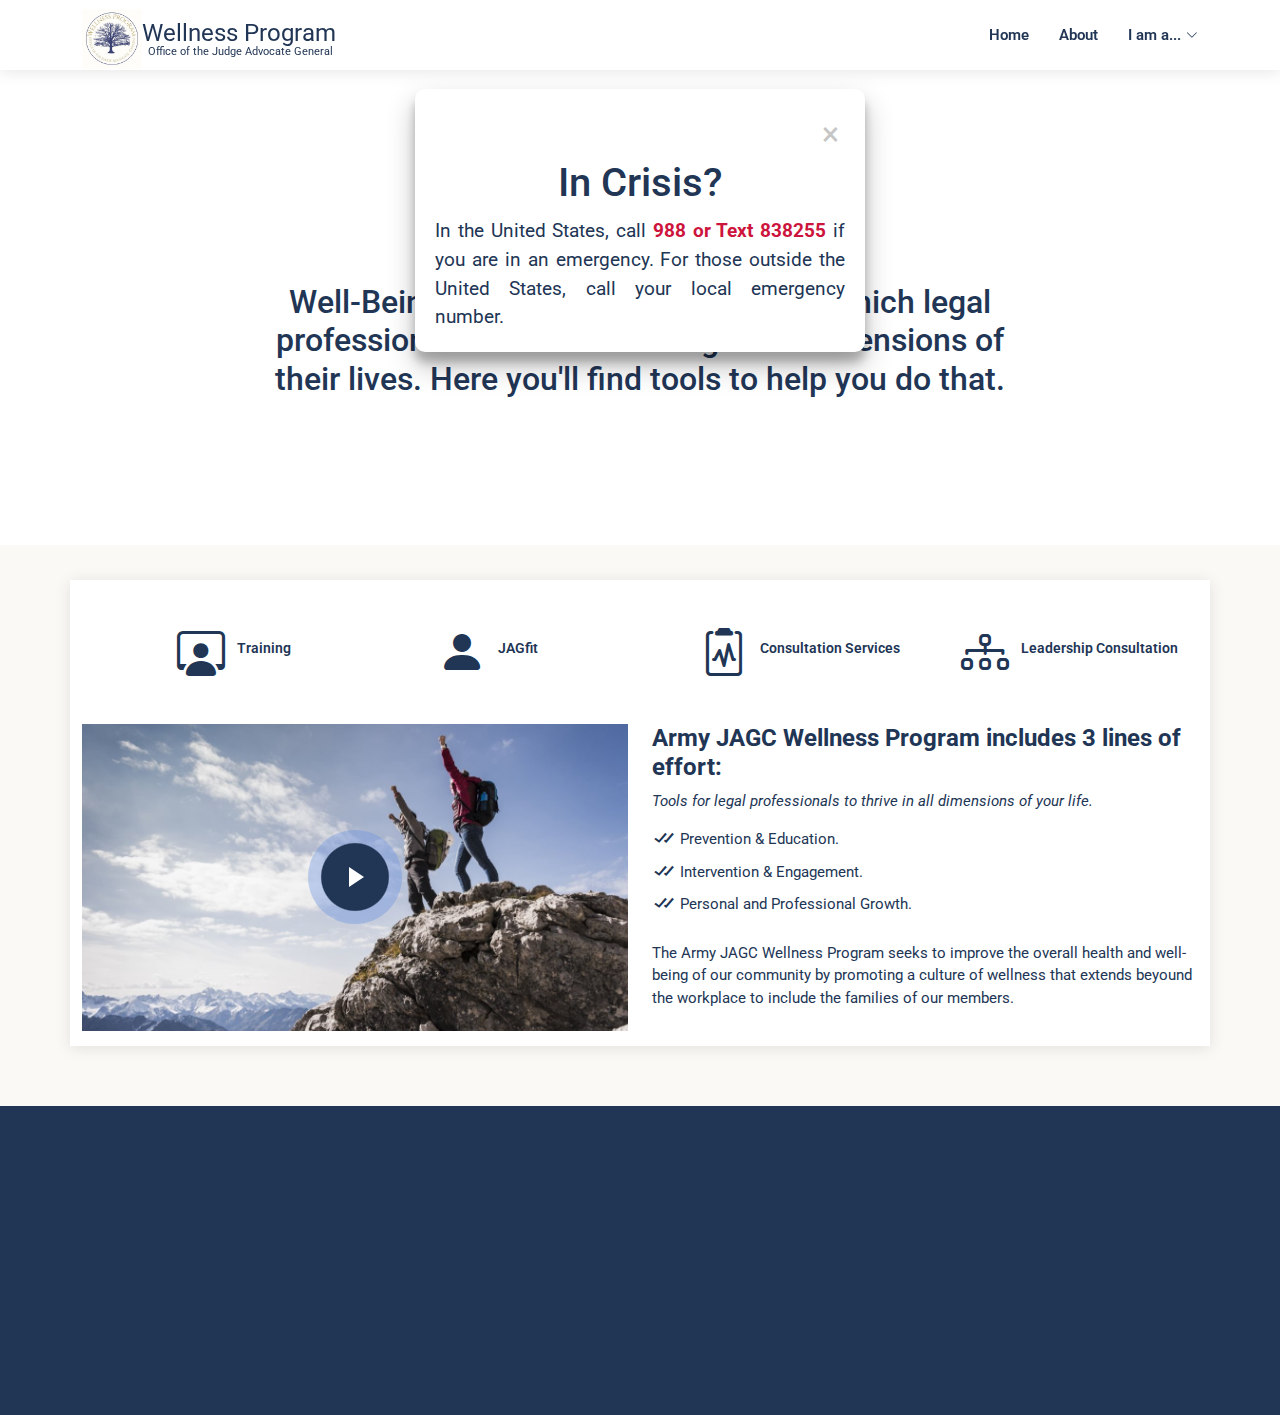
<file: index.html>
<!DOCTYPE html>
<html lang="en">

<head>
  <meta charset="utf-8">
  <meta content="width=device-width, initial-scale=1.0" name="viewport">

  <title>Wellness-Project-Temp2</title>
  <meta content="" name="description">
  <meta content="" name="keywords">

  <!-- Favicons -->
  <link href="assets/img/favicon.png" rel="icon">
  <link href="assets/img/apple-touch-icon.png" rel="apple-touch-icon">

  <!-- Google Fonts -->
  <link href="https://fonts.googleapis.com/css?family=Open+Sans:300,300i,400,400i,600,600i,700,700i|Raleway:300,300i,400,400i,500,500i,600,600i,700,700i|Poppins:300,300i,400,400i,500,500i,600,600i,700,700i" rel="stylesheet">

  <!-- Vendor CSS Files -->
  <link href="assets/vendor/aos/aos.css" rel="stylesheet">
  <link href="assets/vendor/bootstrap/css/bootstrap.min.css" rel="stylesheet">
  <link href="assets/vendor/bootstrap-icons/bootstrap-icons.css" rel="stylesheet">
  <link href="assets/vendor/boxicons/css/boxicons.min.css" rel="stylesheet">
  <link href="assets/vendor/glightbox/css/glightbox.min.css" rel="stylesheet">
  <link href="assets/vendor/swiper/swiper-bundle.min.css" rel="stylesheet">

  <!-- Template Main CSS File -->
  <link href="assets/css/style.css" rel="stylesheet">

   <!-- CloudFlare -->
   <link rel="stylesheet" href="https://cdnjs.cloudflare.com/ajax/libs/font-awesome/6.2.1/css/all.min.css">


  <!-- =======================================================
  * Template Name: Serenity
  * Template URL: https://bootstrapmade.com/serenity-bootstrap-corporate-template/
  * Updated: Mar 17 2024 with Bootstrap v5.3.3
  * Author: BootstrapMade.com
  * License: https://bootstrapmade.com/license/
  ======================================================== -->
</head>

<body>

  <!-- ======= Header ======= -->
  <header id="header" class="fixed-top d-flex align-items-center">
    <div class="container d-flex align-items-center justify-content-between">

      <div class="logo">
        <!-- <h1 class="text-light"><a href="index.html"><img src="./assets/img/logo jun 2024.jpg" alt="logo" class="our-logo">Wellness</a></h1> -->
         <!-- <a href="index.html"><img src="./assets/img/logo jun 2024.jpg" alt=""></a> -->
        <!-- Uncomment below if you prefer to use an image logo -->
        <a href="index.html"><img src="assets/img/logo jun 2024.jpg" alt="" class="img-fluid">Wellness Program</a>
        <p class="custom-text">Office of the Judge Advocate General</p>
      </div>
      

      <nav id="navbar" class="navbar">
        <ul>
          <li><a class="active" href="index.html">Home</a></li>
          <!-- <li class="dropdown"><a href="#"><span>MilLife Topics</span> <i class="bi bi-chevron-down"></i></a>
            <ul>
              <li><a href="#">Place Holder</a></li>
              <li><a href="#">Place Holder</a></li>
              <li class="dropdown"><a href="#"><span>Deep Drop Down</span> <i class="bi bi-chevron-right"></i></a>
                <ul>
                  <li><a href="#">Deep Drop Down 1</a></li>
                  <li><a href="#">Deep Drop Down 2</a></li>
                  <li><a href="#">Deep Drop Down 3</a></li>
                  <li><a href="#">Deep Drop Down 4</a></li>
                  <li><a href="#">Deep Drop Down 5</a></li>
                </ul>
              </li>
            </ul>
          </li> -->
          <!-- This is the about link -->
          <li><a class="active" href="./new-about.html">About</a></li>
          <!-- This is the start of the I am link -->
          <li class="dropdown"><a href="#"><span>I am a...</span> <i class="bi bi-chevron-down"></i></a>
            <ul>
              <li class="dropdown"><a href="#"><span>Active Duty</span> <i class="bi bi-chevron-right"></i></a>
                <ul class="custom-drop li">
                  <li class="custom-link" style="font-weight: 500; text-decoration: underline;" ><a class="custom-a" href="./active1.html" >In Crisis</a></li>
                  <li class="custom-link" style="font-weight: 500; text-decoration: underline;"><a class="custom-a" href="./active2.html" >Non-Urgent BH</a></li>
                  <li class="custom-link" style="font-weight: 500; text-decoration: underline;"><a class="custom-a" href="./active3.html" >Resources</a></li>
                </ul>
              </li>     
            
              <li class="dropdown"><a href="#"><span>Reserve</span> <i class="bi bi-chevron-right"></i></a>
                <ul class="custom-drop li">
                  <li class="custom-link" style="font-weight: 500; text-decoration: underline;" ><a class="custom-a" href="./reserve1.html">In Crisis</a></li>
                  <li class="custom-link" style="font-weight: 500; text-decoration: underline;"><a class="custom-a" href="./reserve2.html">Non-Urgent BH</a></li>
                  <li class="custom-link" style="font-weight: 500; text-decoration: underline;"><a class="custom-a" href="./reserve3.html">Resources</a></li>
                </ul>
              </li>             
              <li class="dropdown"><a href="#"><span>Guard</span> <i class="bi bi-chevron-right"></i></a>
                <ul class="custom-drop li">
                  <li class="custom-link" style="font-weight: 500; text-decoration: underline;" ><a class="custom-a" href="./guard1.html" >In Crisis</a></li>
                  <li class="custom-link" style="font-weight: 500; text-decoration: underline;"><a class="custom-a" href="./guard2.html" >Non-Urgent BH</a></li>
                  <li class="custom-link" style="font-weight: 500; text-decoration: underline;"><a class="custom-a" href="./guard3.html" >Resources</a></li>
                </ul>
              </li>             
              <li class="dropdown"><a href="#"><span>Civilian</span> <i class="bi bi-chevron-right"></i></a>
                <ul class="custom-drop li">
                  <li class="custom-link" style="font-weight: 500; text-decoration: underline;" ><a class="custom-a" href="./civilian1.html" >In Crisis</a></li>
                  <li class="custom-link" style="font-weight: 500; text-decoration: underline;"><a class="custom-a" href="./civilian2.html" >Non-Urgent BH</a></li>
                  <li class="custom-link" style="font-weight: 500; text-decoration: underline;"><a class="custom-a" href="./civilian3.html" >Resources</a></li>
                </ul>
              </li>             
            </ul>
          </li>
        
          <!-- This has been removed -->
          <!-- <li><a class="getstarted" href="about.html">Log In</a></li> -->
        </ul>
        <i class="bi bi-list mobile-nav-toggle index"></i>
      </nav><!-- .navbar -->

    </div>
  </header><!-- End Header -->

  <!-- ======= Hero Section ======= -->
  <section id="hero" class="hero">
    <div class="hero-container" data-aos="fade-up">
      <div id="hideMe" class="popup">
        <button id="close">&times;</button>
        <h2 class="special-message">In Crisis?</h2>
        <p class="custom-para-text">In the United States, call <span class="lg-red-text-header">988 or Text 838255</span> if you are in an emergency. For those outside
          the United States, call your local emergency number.</p>
        
    </div>
      <h1>Well-Being</h1>
      <h2 class="hero-para">Well-Being is a continuous process in which legal professionals strive for thriving in all dimensions of their lives. Here you'll find tools to help you do that.</h2>
      <!-- <a href="#about" class="btn-get-started scrollto">Learn More</a> -->
    </div>
  </section><!-- End Hero -->

  <main id="main">

    <!-- ======= About Section ======= -->
    <section id="about" class="about about-custom">
      <div class="container">

        <div class="row justify-content-end">
          <div class="col-lg-11">
            <div class="row justify-content-end">

              <div class="col-lg-3 col-md-5 col-6 d-md-flex align-items-md-stretch">
                <div class="count-box py-5">
                  <i class="bi bi-person-workspace"></i>
                  <!-- <span data-purecounter-start="0" data-purecounter-end="65" class="purecounter">0</span> -->
                  <p>Training</p>
                </div>
              </div>

              <div class="col-lg-3 col-md-5 col-6 d-md-flex align-items-md-stretch">
                <div class="count-box py-5">
                  <i class="bi bi-person-fill"></i>
                  <!-- <span data-purecounter-start="0" data-purecounter-end="85" class="purecounter">0</span> -->
                  <p>JAGfit</p>
                </div>
              </div>

              <div class="col-lg-3 col-md-5 col-6 d-md-flex align-items-md-stretch">
                <div class="count-box pb-5 pt-0 pt-lg-5">
                  <i class="bi bi-clipboard2-pulse"></i>
                  <!-- <span data-purecounter-start="0" data-purecounter-end="27" class="purecounter">0</span> -->
                  <p>Consultation Services</p>
                </div>
              </div>

              <div class="col-lg-3 col-md-5 col-6 d-md-flex align-items-md-stretch">
                <div class="count-box pb-5 pt-0 pt-lg-5">
                  <i class="bi bi-diagram-3"></i>
                  <!-- <span data-purecounter-start="0" data-purecounter-end="22" class="purecounter">0</span> -->
                  <p>Leadership Consultation</p>
                </div>
              </div>

            </div>
          </div>
        </div>

        <div class="row">

          <div class="col-lg-6 video-box align-self-baseline position-relative">
            <img src="assets/img/mountain.png" class="img-fluid" alt="">
            <a href="https://www.youtube.com/watch?v=g6cd8DpEcFc"  class="glightbox play-btn mb-4"></a>
          </div>

          <div class="col-lg-6 pt-3 pt-lg-0 content">
            <h3>Army JAGC Wellness Program includes 3 lines of effort:</h3>
            <p class="fst-italic">
              Tools for legal professionals to thrive in all dimensions of your life.
            </p>
            <ul>
              <li><i class="bx bx-check-double"></i> Prevention & Education.</li>
              <li><i class="bx bx-check-double"></i> Intervention & Engagement.</li>
              <li><i class="bx bx-check-double"></i> Personal and Professional Growth.</li>
              
            </ul>
            <p>
              The Army JAGC Wellness Program seeks to improve the overall health and well-being of our community by promoting a culture of wellness that extends beyound the workplace to include the families of our members.
            </p>
          </div>

        </div>

      </div>
    </section><!-- End About Section -->

    <!-- ======= Cta Section ======= -->
    <!-- <section id="cta" class="cta">
      <div class="container" data-aos="fade-in">

        <div class="text-center move-center">
          <h3>In Crisis?</h3>
          <p> In the United States, call 911 if you are in an emergency. For those outside <br> the United States, call your local emergency number.</p>
          <a class="cta-btn" href="#">Chat Live</a>
        </div>

      </div>
    </section>End Cta Section -->

    <!-- ======= Services Section ======= -->
    <!-- <section id="services" class="services ">
      <div class="container container-services">
        <div>
          <div class="services-container">
            <div class="services-nav"> -->
              <!-- <div class="services-logo">
                <img src="https://www.militaryonesource.mil/wp-content/themes/mos-core/assets/images/logo-militaryonesource.png"
                alt="">
              </div> -->
              <!-- <ul class="servics-ul" id="services_main"> -->
                <!-- <li><a href="#services_main" data-id="ALL">All</a></li>
                    <li><a href="#services_main" data-id="Physical">Physical</a></li>
                    <li><a href="#services_main" data-id="Simulator">Simulator</a></li>
                    <li><a href="#services_main" data-id="Intellectual">Intellectual</a></li>
                    <li><a href="#services_main" data-id="Emotional">Emotional</a></li>
              </ul>
              <div class="search-services">
                <form action="#">
                  <input type="search" placeholder="Search" class="form_control">
                  <button type="button" class="btn_search"><i class="fas fa-search"></i></button>
                </form>
              </div>
            </div>
          </div>
        </div>End of Search Services Header -->
        <!-- <div class="services-main">
          <div class="services-container">
            <div class="products_wrapper"> -->
               <!-- <div class="products">
                    <div class="pr_img">
                        <img src="./assets/img/img-1.jpg" alt="">
                    </div>
                    <div class="content">
                        <h3 class="title">Forza Horizon5</h3>
                        <p class="release_date">Release Date: Dec 19, 2021</p>
                        <p class="price">Price: $15</p>
                    </div>
                </div>
                <div class="products">
                    <div class="pr_img">
                        <img src="./assets/img/img-2.jpg" alt="">
                    </div>
                    <div class="content">
                        <h3 class="title">Forza Horizon5</h3>
                        <p class="release_date">Release Date: Dec 19, 2021</p>
                        <p class="price">Price: $15</p>
                    </div>
                </div>
                <div class="products">
                    <div class="pr_img">
                        <img src="./assets/img/img-3.jpg" alt="">
                    </div>
                    <div class="content">
                        <h3 class="title">Forza Horizon5</h3>
                        <p class="release_date">Release Date: Dec 19, 2021</p>
                        <p class="price">Price: $15</p>
                    </div>
                </div>
                <div class="products">
                    <div class="pr_img">
                        <img src="./assets/img/img-4.jpg" alt="">
                    </div>
                    <div class="content">
                        <h3 class="title">Forza Horizon5</h3>
                        <p class="release_date">Release Date: Dec 19, 2021</p>
                        <p class="price">Price: $15</p>
                    </div>
                </div> -->
            </div>
          </div>

        </div><!-- End of services-mainr -->

        

      </div>
    </section><!-- End Services Section -->

  </main><!-- End #main -->

  <!-- ======= Footer ======= -->
  <footer id="footer">
    <div class="footer-top">
      <div class="container">
        <div class="row">

           <!-- <div class="col-lg-3 col-md-6 footer-info">
            <h3>Wellness</h3>
            <p>Mindfully focusing on wellness in our lives builds resilience and enables us to thrive amidst life’s challenges..</p>
          </div> -->

          <!-- <div class="col-lg-3 col-md-6 footer-links">
            <h4>Useful Links</h4>
            <ul>
              <li><a href="#">Home</a></li>
              <li><a href="#">About us</a></li>
              <li><a href="#">Services</a></li>
              <li><a href="#">Terms of service</a></li>
              <li><a href="#">Privacy policy</a></li>
            </ul>
          </div> -->

          <!-- <div class="col-lg-3 col-md-6 footer-contact">
            <h4>Contact Us</h4>
            <p>
              9275 Gunston Road <br>
              Fort Belvoir, VA 22060<br>
              United States <br>
              <strong>Phone:</strong> 703-693-1100<br>
              <strong>Email:</strong> info@example.com<br>
            </p> 

             <div class="social-links">
              <a href="#" class="twitter"><i class="bi bi-twitter"></i></a>
              <a href="#" class="facebook"><i class="bi bi-facebook"></i></a>
              <a href="#" class="instagram"><i class="bi bi-instagram"></i></a>
              <a href="#" class="linkedin"><i class="bi bi-linkedin"></i></a>
            </div> 

           </div>  -->

            <!-- <div class="col-lg-3 col-md-6 footer-newsletter">
            <h4>Our Newsletter</h4>
            <p>Tamen quem nulla quae legam multos aute sint culpa legam noster magna veniam enim veniam illum dolore legam minim quorum culpa amet magna export quem marada parida nodela caramase seza.</p>
            <form action="" method="post">
              <input type="email" name="email"><input type="submit" value="Subscribe">
            </form>
          </div>   -->
 <section id="cta" class="cta">
      <div class="container" data-aos="fade-in">

        <div class="text-center move-center">
          <div class="new-logo custom-footer">
            <a href="index.html"><img src="assets/img/logo jun 2024.jpg" alt="" class="img-fluid"></a>
            <h3>In Crisis?</h3>
          </div>
          
          <p> In the United States, call <span class="lg-red-text">988 or Text 838255</span> if you are in an emergency.<br class="none"> For those outside the United States, call your local emergency number.</p>
          <!-- <a class="cta-btn" href="https://livechat.militaryonesourceconnect.org/webchat/" target="_blank">Chat Live</a> -->
        </div>

      </div>
    </section> 
    <!-- End Cta Section -->

        </div>
      </div>
    </div>

    
  </footer><!-- End Footer -->

  <a href="#" class="back-to-top d-flex align-items-center justify-content-center"><i class="bi bi-arrow-up-short"></i></a>

  <!-- Vendor JS Files -->
  <script src="assets/vendor/purecounter/purecounter_vanilla.js"></script>
  <script src="assets/vendor/aos/aos.js"></script>
  <script src="assets/vendor/bootstrap/js/bootstrap.bundle.min.js"></script>
  <script src="assets/vendor/glightbox/js/glightbox.min.js"></script>
  <script src="assets/vendor/isotope-layout/isotope.pkgd.min.js"></script>
  <script src="assets/vendor/swiper/swiper-bundle.min.js"></script>
  <script src="assets/vendor/waypoints/noframework.waypoints.js"></script>
  <script src="assets/vendor/php-email-form/validate.js"></script>

  <!-- Template Main JS File -->
  <script src="assets/js/main.js"></script>

</body>

</html>
</file>
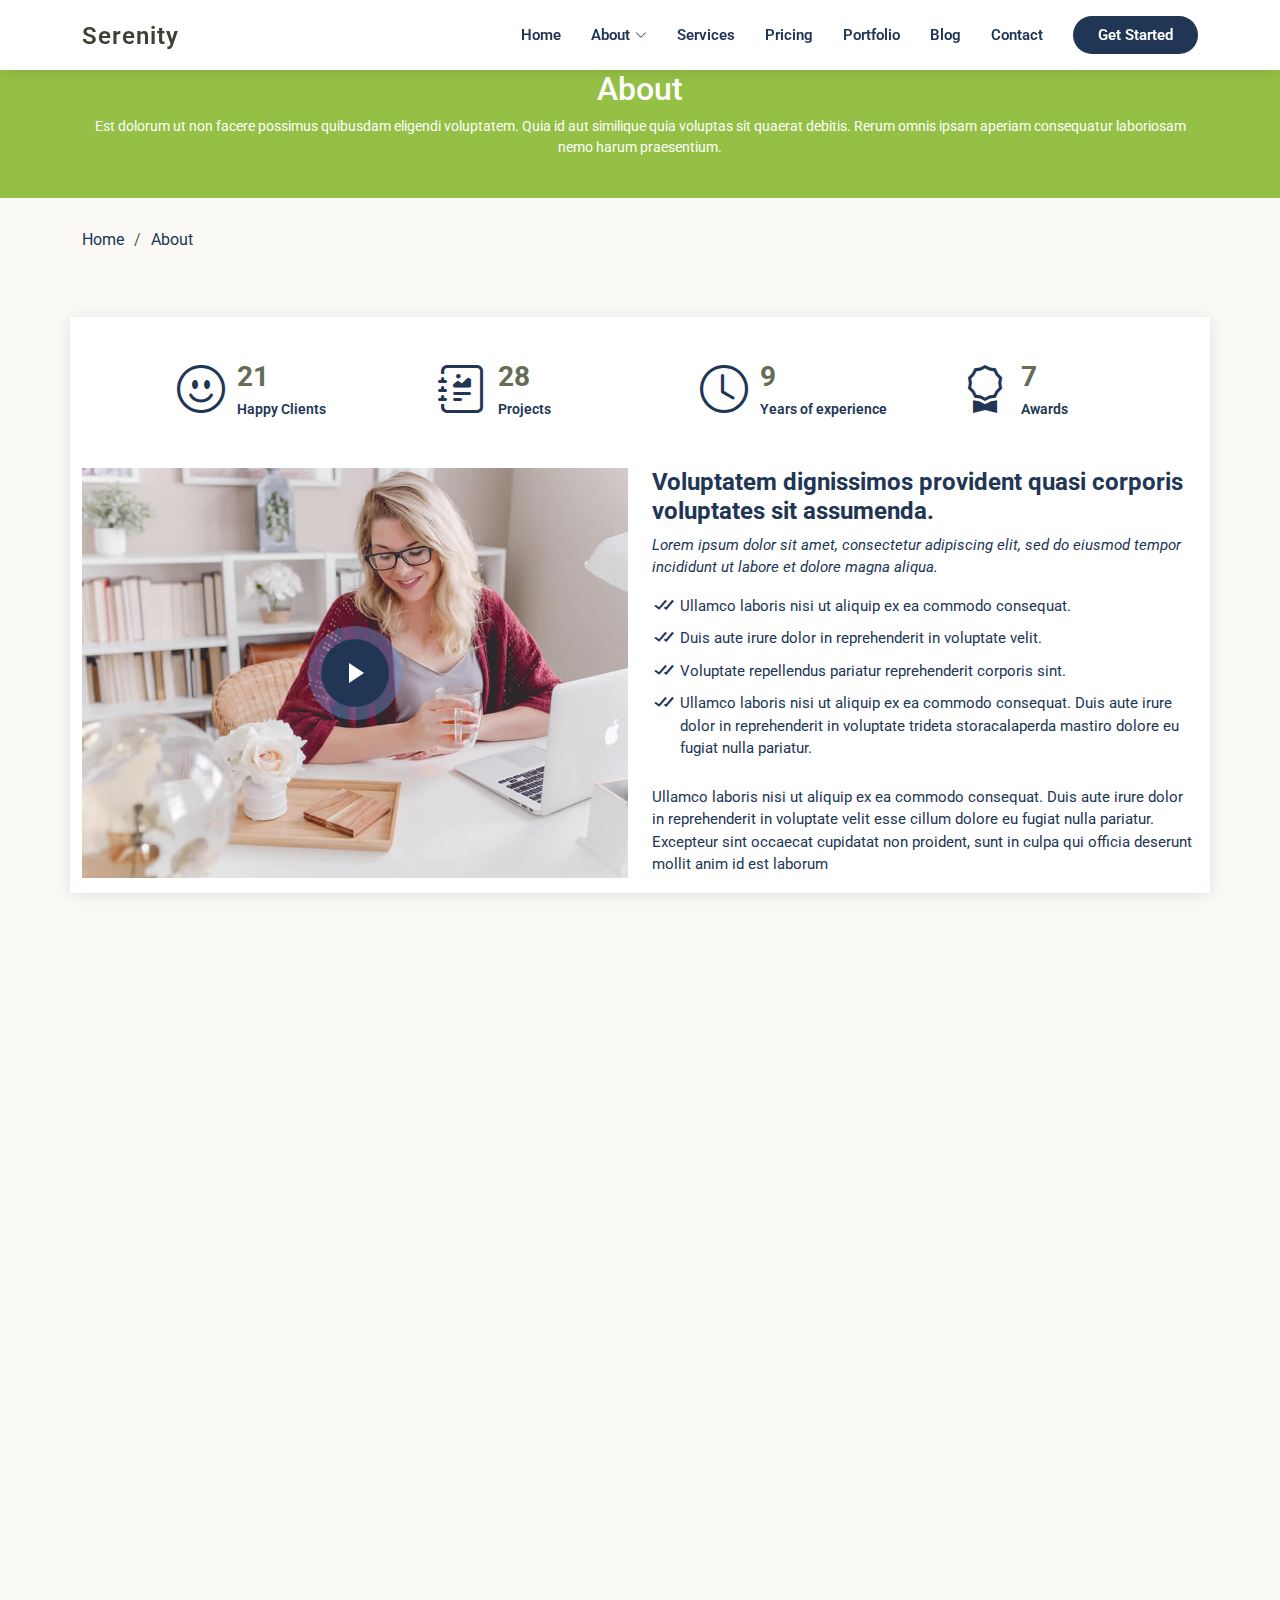
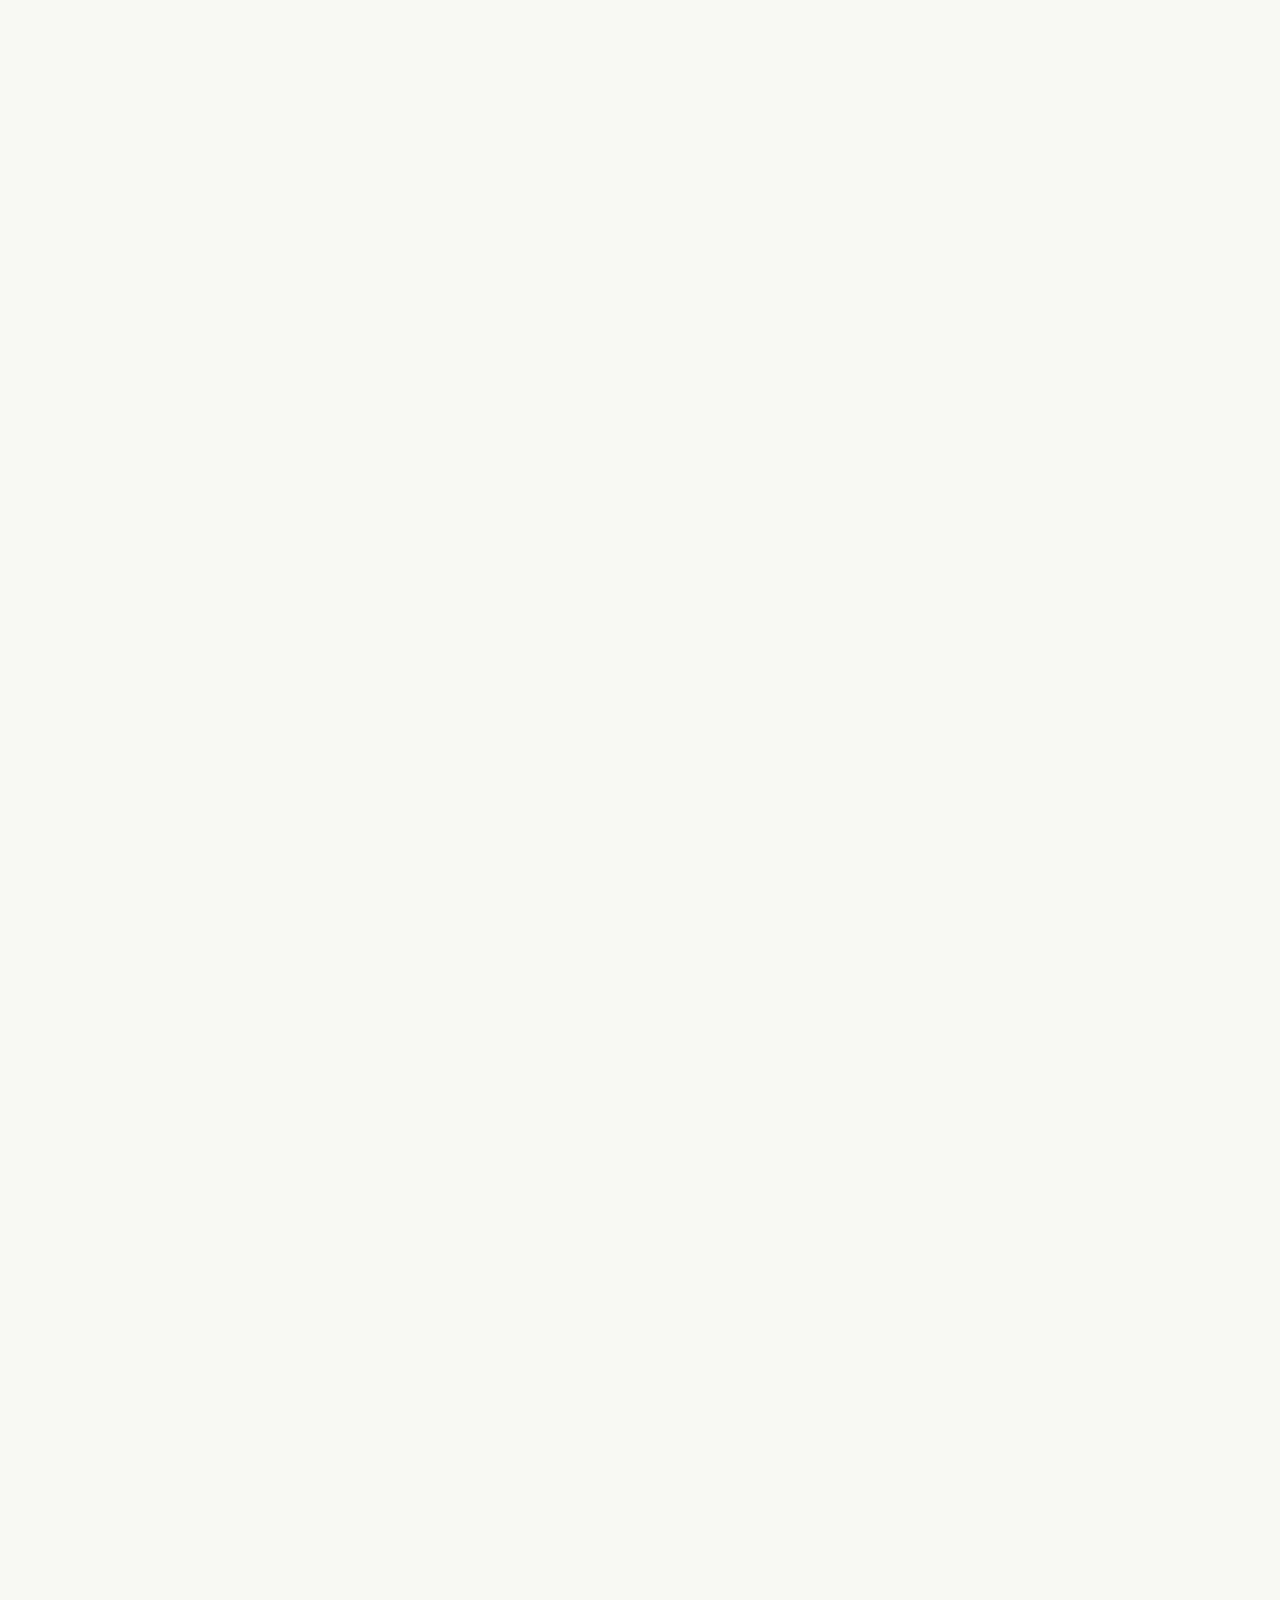
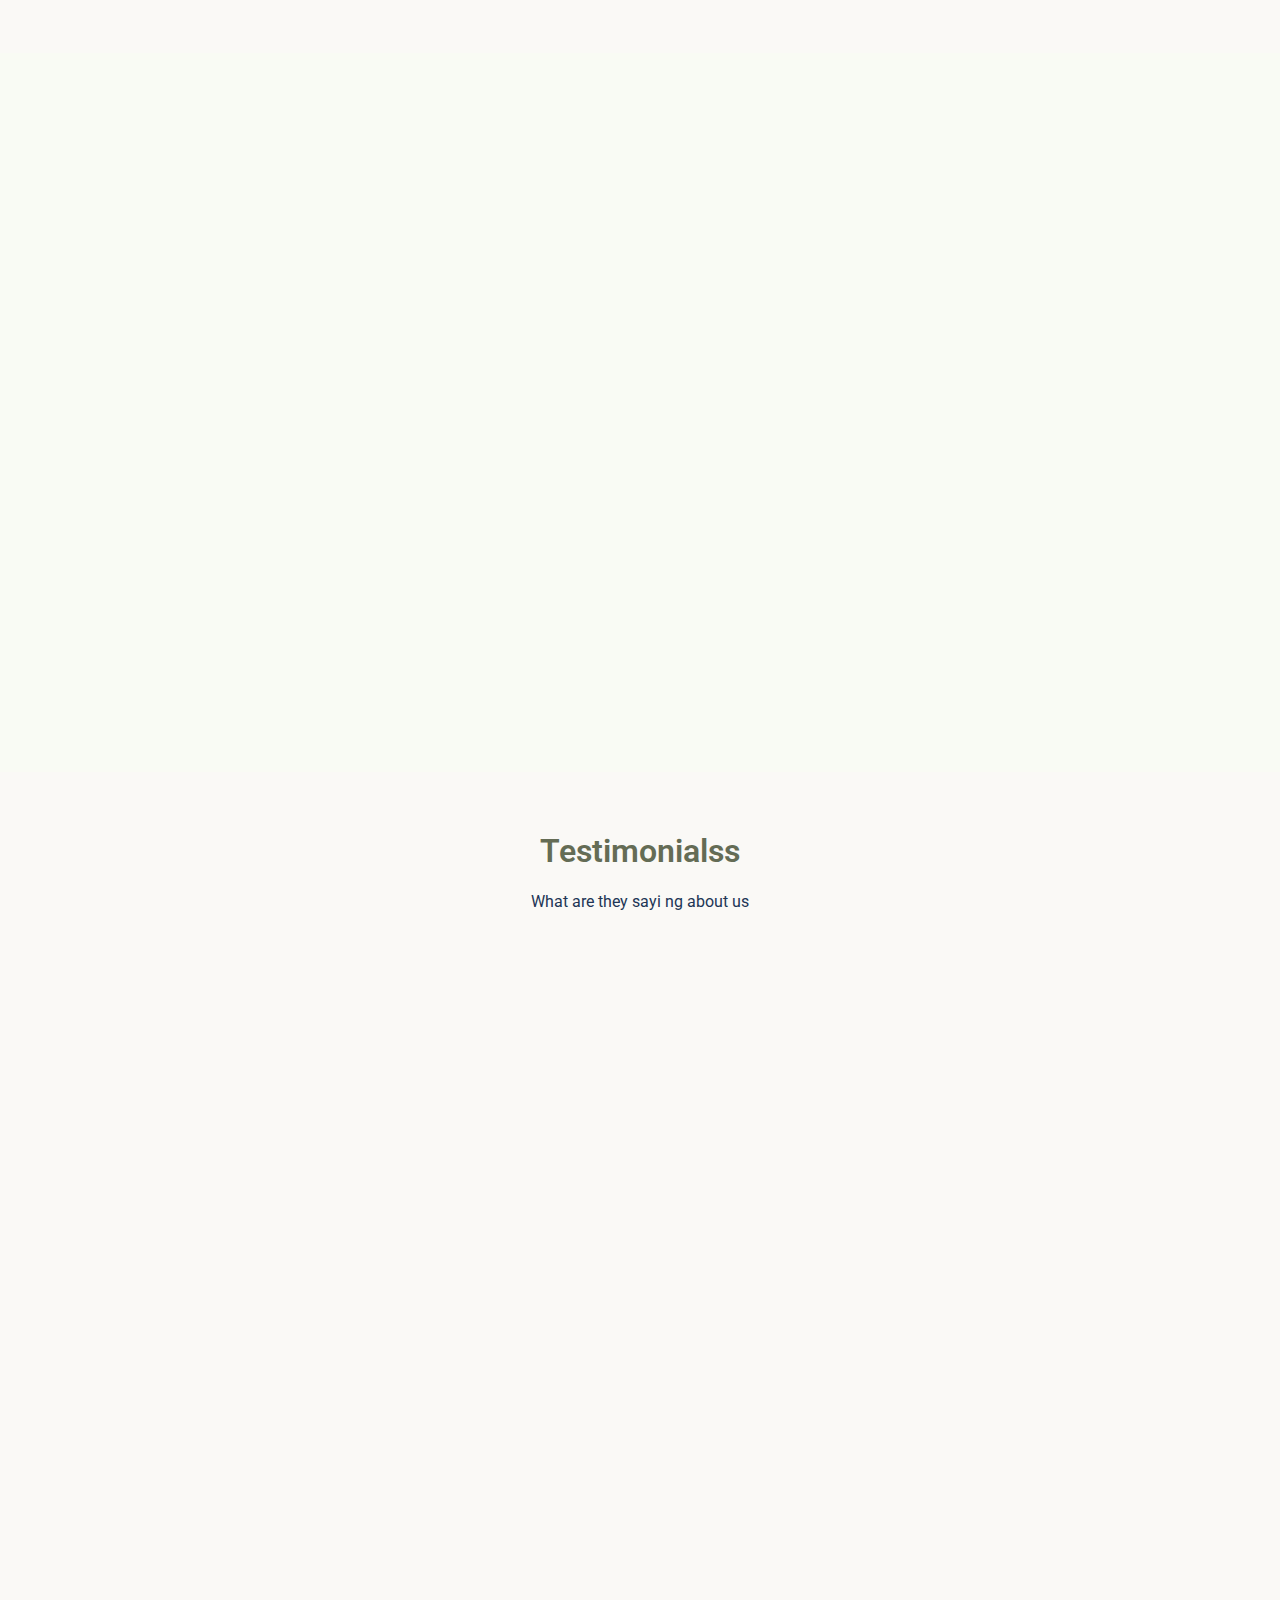
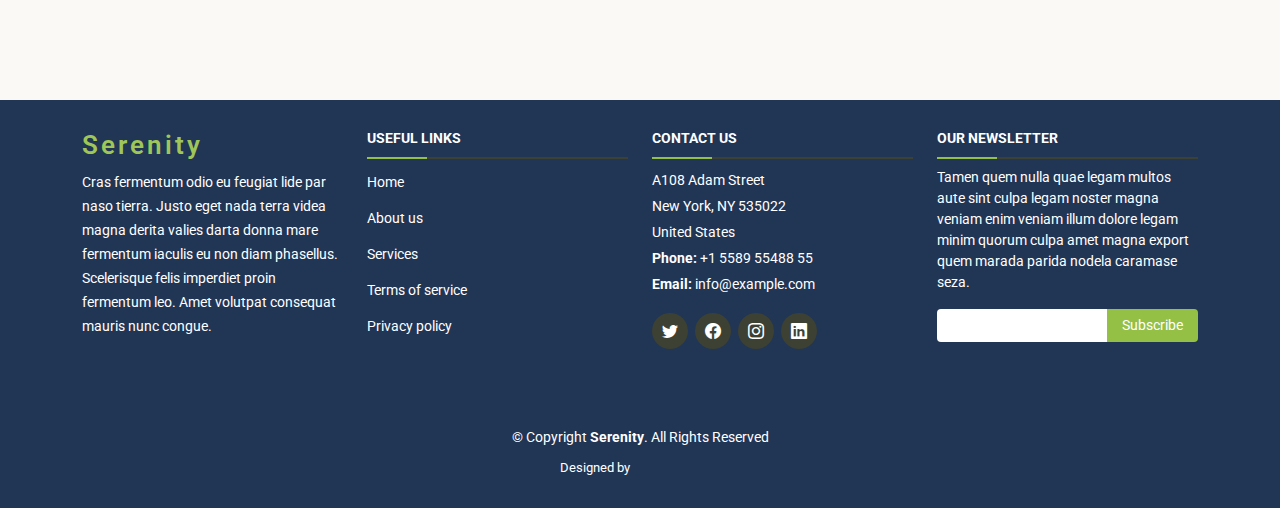
<file: about.html>
<!DOCTYPE html>
<html lang="en">

<head>
  <meta charset="utf-8">
  <meta content="width=device-width, initial-scale=1.0" name="viewport">

  <title>About - Serenity Bootstrap Template</title>
  <meta content="" name="description">
  <meta content="" name="keywords">

  <!-- Favicons -->
  <link href="assets/img/favicon.png" rel="icon">
  <link href="assets/img/apple-touch-icon.png" rel="apple-touch-icon">

  <!-- Google Fonts -->
  <link href="https://fonts.googleapis.com/css?family=Open+Sans:300,300i,400,400i,600,600i,700,700i|Raleway:300,300i,400,400i,500,500i,600,600i,700,700i|Poppins:300,300i,400,400i,500,500i,600,600i,700,700i" rel="stylesheet">

  <!-- Vendor CSS Files -->
  <link href="assets/vendor/aos/aos.css" rel="stylesheet">
  <link href="assets/vendor/bootstrap/css/bootstrap.min.css" rel="stylesheet">
  <link href="assets/vendor/bootstrap-icons/bootstrap-icons.css" rel="stylesheet">
  <link href="assets/vendor/boxicons/css/boxicons.min.css" rel="stylesheet">
  <link href="assets/vendor/glightbox/css/glightbox.min.css" rel="stylesheet">
  <link href="assets/vendor/swiper/swiper-bundle.min.css" rel="stylesheet">

  <!-- Template Main CSS File -->
  <link href="assets/css/style.css" rel="stylesheet">

  <!-- =======================================================
  * Template Name: Serenity
  * Template URL: https://bootstrapmade.com/serenity-bootstrap-corporate-template/
  * Updated: Mar 17 2024 with Bootstrap v5.3.3
  * Author: BootstrapMade.com
  * License: https://bootstrapmade.com/license/
  ======================================================== -->
</head>

<body>

  <!-- ======= Header ======= -->
  <header id="header" class="fixed-top d-flex align-items-center">
    <div class="container d-flex align-items-center justify-content-between">

      <div class="logo">
        <h1 class="text-light"><a href="index.html">Serenity</a></h1>
        <!-- Uncomment below if you prefer to use an image logo -->
        <!-- <a href="index.html"><img src="assets/img/logo.png" alt="" class="img-fluid"></a>-->
      </div>

      <nav id="navbar" class="navbar">
        <ul>
          <li><a href="index.html">Home</a></li>
          <li class="dropdown"><a href="#"><span>About</span> <i class="bi bi-chevron-down"></i></a>
            <ul>
              <li><a class="active" href="about.html">About</a></li>
              <li><a href="team.html">Team</a></li>
              <li class="dropdown"><a href="#"><span>Deep Drop Down</span> <i class="bi bi-chevron-right"></i></a>
                <ul>
                  <li><a href="#">Deep Drop Down 1</a></li>
                  <li><a href="#">Deep Drop Down 2</a></li>
                  <li><a href="#">Deep Drop Down 3</a></li>
                  <li><a href="#">Deep Drop Down 4</a></li>
                  <li><a href="#">Deep Drop Down 5</a></li>
                </ul>
              </li>
            </ul>
          </li>
          <li><a href="services.html">Services</a></li>
          <li><a href="pricing.html">Pricing</a></li>
          <li><a href="portfolio.html">Portfolio</a></li>
          <li><a href="blog.html">Blog</a></li>
          <li><a href="contact.html">Contact</a></li>

          <li><a class="getstarted" href="about.html">Get Started</a></li>
        </ul>
        <i class="bi bi-list mobile-nav-toggle"></i>
      </nav><!-- .navbar -->

    </div>
  </header><!-- End Header -->

  <main id="main">

    <!-- ======= Breadcrumbs ======= -->
    <section id="breadcrumbs" class="breadcrumbs">
      <div class="breadcrumb-hero">
        <div class="container">
          <div class="breadcrumb-hero">
            <h2>About</h2>
            <p>Est dolorum ut non facere possimus quibusdam eligendi voluptatem. Quia id aut similique quia voluptas sit quaerat debitis. Rerum omnis ipsam aperiam consequatur laboriosam nemo harum praesentium. </p>
          </div>
        </div>
      </div>
      <div class="container">
        <ol>
          <li><a href="index.html">Home</a></li>
          <li>About</li>
        </ol>
      </div>
    </section><!-- End Breadcrumbs -->

    <!-- ======= About Section ======= -->
    <section id="about" class="about">
      <div class="container">

        <div class="row justify-content-end">
          <div class="col-lg-11">
            <div class="row justify-content-end">

              <div class="col-lg-3 col-md-5 col-6 d-md-flex align-items-md-stretch">
                <div class="count-box py-5">
                  <i class="bi bi-emoji-smile"></i>
                  <span data-purecounter-start="0" data-purecounter-end="65" class="purecounter">0</span>
                  <p>Happy Clients</p>
                </div>
              </div>

              <div class="col-lg-3 col-md-5 col-6 d-md-flex align-items-md-stretch">
                <div class="count-box py-5">
                  <i class="bi bi-journal-richtext"></i>
                  <span data-purecounter-start="0" data-purecounter-end="85" class="purecounter">0</span>
                  <p>Projects</p>
                </div>
              </div>

              <div class="col-lg-3 col-md-5 col-6 d-md-flex align-items-md-stretch">
                <div class="count-box pb-5 pt-0 pt-lg-5">
                  <i class="bi bi-clock"></i>
                  <span data-purecounter-start="0" data-purecounter-end="27" class="purecounter">0</span>
                  <p>Years of experience</p>
                </div>
              </div>

              <div class="col-lg-3 col-md-5 col-6 d-md-flex align-items-md-stretch">
                <div class="count-box pb-5 pt-0 pt-lg-5">
                  <i class="bi bi-award"></i>
                  <span data-purecounter-start="0" data-purecounter-end="22" class="purecounter">0</span>
                  <p>Awards</p>
                </div>
              </div>

            </div>
          </div>
        </div>

        <div class="row">

          <div class="col-lg-6 video-box align-self-baseline position-relative">
            <img src="assets/img/about.jpg" class="img-fluid" alt="">
            <a href="https://www.youtube.com/watch?v=jDDaplaOz7Q" class="glightbox play-btn mb-4"></a>
          </div>

          <div class="col-lg-6 pt-3 pt-lg-0 content">
            <h3>Voluptatem dignissimos provident quasi corporis voluptates sit assumenda.</h3>
            <p class="fst-italic">
              Lorem ipsum dolor sit amet, consectetur adipiscing elit, sed do eiusmod tempor incididunt ut labore et dolore
              magna aliqua.
            </p>
            <ul>
              <li><i class="bx bx-check-double"></i> Ullamco laboris nisi ut aliquip ex ea commodo consequat.</li>
              <li><i class="bx bx-check-double"></i> Duis aute irure dolor in reprehenderit in voluptate velit.</li>
              <li><i class="bx bx-check-double"></i> Voluptate repellendus pariatur reprehenderit corporis sint.</li>
              <li><i class="bx bx-check-double"></i> Ullamco laboris nisi ut aliquip ex ea commodo consequat. Duis aute irure dolor in reprehenderit in voluptate trideta storacalaperda mastiro dolore eu fugiat nulla pariatur.</li>
            </ul>
            <p>
              Ullamco laboris nisi ut aliquip ex ea commodo consequat. Duis aute irure dolor in reprehenderit in voluptate
              velit esse cillum dolore eu fugiat nulla pariatur. Excepteur sint occaecat cupidatat non proident, sunt in
              culpa qui officia deserunt mollit anim id est laborum
            </p>
          </div>

        </div>

      </div>
    </section><!-- End About Section -->

    <!-- ======= Work Process Section ======= -->
    <section id="work-process" class="work-process">
      <div class="container">

        <div class="section-title" data-aos="fade-up">
          <h2>Work Process</h2>
          <p>Magnam dolores commodi suscipit. Necessitatibus eius consequatur ex aliquid fuga eum quidem. Sit sint consectetur velit. Quisquam quos quisquam cupiditate. Et nemo qui impedit suscipit alias ea. Quia fugiat sit in iste officiis commodi quidem hic quas.</p>
        </div>

        <div class="row content">
          <div class="col-md-5" data-aos="fade-right">
            <img src="assets/img/work-process-1.png" class="img-fluid" alt="">
          </div>
          <div class="col-md-7 pt-4" data-aos="fade-left">
            <h3>Voluptatem dignissimos provident quasi corporis voluptates sit assumenda.</h3>
            <p class="fst-italic">
              Lorem ipsum dolor sit amet, consectetur adipiscing elit, sed do eiusmod tempor incididunt ut labore et dolore
              magna aliqua.
            </p>
            <ul>
              <li><i class="bi bi-check"></i> Ullamco laboris nisi ut aliquip ex ea commodo consequat.</li>
              <li><i class="bi bi-check"></i> Duis aute irure dolor in reprehenderit in voluptate velit.</li>
            </ul>
          </div>
        </div>

        <div class="row content">
          <div class="col-md-5 order-1 order-md-2" data-aos="fade-left">
            <img src="assets/img/work-process-2.png" class="img-fluid" alt="">
          </div>
          <div class="col-md-7 pt-5 order-2 order-md-1" data-aos="fade-right">
            <h3>Corporis temporibus maiores provident</h3>
            <p class="fst-italic">
              Lorem ipsum dolor sit amet, consectetur adipiscing elit, sed do eiusmod tempor incididunt ut labore et dolore
              magna aliqua.
            </p>
            <p>
              Ullamco laboris nisi ut aliquip ex ea commodo consequat. Duis aute irure dolor in reprehenderit in voluptate
              velit esse cillum dolore eu fugiat nulla pariatur. Excepteur sint occaecat cupidatat non proident, sunt in
              culpa qui officia deserunt mollit anim id est laborum
            </p>
          </div>
        </div>

        <div class="row content">
          <div class="col-md-5" data-aos="fade-right">
            <img src="assets/img/work-process-3.png" class="img-fluid" alt="">
          </div>
          <div class="col-md-7 pt-5" data-aos="fade-left">
            <h3>Sunt consequatur ad ut est nulla consectetur reiciendis animi voluptas</h3>
            <p>Cupiditate placeat cupiditate placeat est ipsam culpa. Delectus quia minima quod. Sunt saepe odit aut quia voluptatem hic voluptas dolor doloremque.</p>
            <ul>
              <li><i class="bi bi-check"></i> Ullamco laboris nisi ut aliquip ex ea commodo consequat.</li>
              <li><i class="bi bi-check"></i> Duis aute irure dolor in reprehenderit in voluptate velit.</li>
              <li><i class="bi bi-check"></i> Facilis ut et voluptatem aperiam. Autem soluta ad fugiat.</li>
            </ul>
          </div>
        </div>

        <div class="row content">
          <div class="col-md-5 order-1 order-md-2" data-aos="fade-left">
            <img src="assets/img/work-process-4.png" class="img-fluid" alt="">
          </div>
          <div class="col-md-7 pt-5 order-2 order-md-1" data-aos="fade-right">
            <h3>Quas et necessitatibus eaque impedit ipsum animi consequatur incidunt in</h3>
            <p class="fst-italic">
              Lorem ipsum dolor sit amet, consectetur adipiscing elit, sed do eiusmod tempor incididunt ut labore et dolore
              magna aliqua.
            </p>
            <p>
              Ullamco laboris nisi ut aliquip ex ea commodo consequat. Duis aute irure dolor in reprehenderit in voluptate
              velit esse cillum dolore eu fugiat nulla pariatur. Excepteur sint occaecat cupidatat non proident, sunt in
              culpa qui officia deserunt mollit anim id est laborum
            </p>
          </div>
        </div>

      </div>
    </section><!-- End Work Process Section -->

    <!-- ======= Our Skills Section ======= -->
    <section id="skills" class="skills section-bg">
      <div class="container">

        <div class="section-title" data-aos="fade-up">
          <h2>Our Skills</h2>
          <p>Magnam dolores commodi suscipit. Necessitatibus eius consequatur ex aliquid fuga eum quidem. Sit sint consectetur velit. Quisquam quos quisquam cupiditate. Et nemo qui impedit suscipit alias ea. Quia fugiat sit in iste officiis commodi quidem hic quas.</p>
        </div>

        <div class="row">
          <div class="col-lg-6" data-aos="fade-right">
            <img src="assets/img/skills-img.jpg" class="img-fluid" alt="">
          </div>
          <div class="col-lg-6 pt-4 pt-lg-0 content" data-aos="fade-left">
            <h3>Voluptatem dignissimos provident quasi corporis voluptates</h3>
            <p class="fst-italic">
              Lorem ipsum dolor sit amet, consectetur adipiscing elit, sed do eiusmod tempor incididunt ut labore et dolore
              magna aliqua.
            </p>
            <p>
              Ullamco laboris nisi ut aliquip ex ea commodo consequat. Duis aute irure dolor in reprehenderit in voluptate
              velit esse cillum dolore eu fugiat nulla pariatur. Excepteur sint occaecat cupidatat non proident.
            </p>

            <div class="skills-content">

              <div class="progress">
                <span class="skill">HTML <i class="val">100%</i></span>
                <div class="progress-bar-wrap">
                  <div class="progress-bar" role="progressbar" aria-valuenow="100" aria-valuemin="0" aria-valuemax="100"></div>
                </div>
              </div>

              <div class="progress">
                <span class="skill">CSS <i class="val">90%</i></span>
                <div class="progress-bar-wrap">
                  <div class="progress-bar" role="progressbar" aria-valuenow="90" aria-valuemin="0" aria-valuemax="100"></div>
                </div>
              </div>

              <div class="progress">
                <span class="skill">JavaScript <i class="val">75%</i></span>
                <div class="progress-bar-wrap">
                  <div class="progress-bar" role="progressbar" aria-valuenow="75" aria-valuemin="0" aria-valuemax="100"></div>
                </div>
              </div>

              <div class="progress">
                <span class="skill">Photoshop <i class="val">55%</i></span>
                <div class="progress-bar-wrap">
                  <div class="progress-bar" role="progressbar" aria-valuenow="55" aria-valuemin="0" aria-valuemax="100"></div>
                </div>
              </div>

            </div>

          </div>
        </div>

      </div>
    </section><!-- End Our Skills Section -->

    <section id="testimonials" class="testimonials">
      <div class="container">

        <div class="section-title">
          <h2>Testimonialss</h2>
          <p>What are they sayi ng about us</p>
        </div>

        <div class="slides-1 swiper" data-aos="fade-up">
          <div class="swiper-wrapper">

            <div class="swiper-slide">
              <div class="testimonial-item">
                <img src="assets/img/testimonials/testimonials-1.jpg" class="testimonial-img" alt="">
                <h3>Saul Goodman</h3>
                <h4>Ceo &amp; Founder</h4>
                <div class="stars">
                  <i class="bi bi-star-fill"></i><i class="bi bi-star-fill"></i><i class="bi bi-star-fill"></i><i class="bi bi-star-fill"></i><i class="bi bi-star-fill"></i>
                </div>
                <p>
                  <i class="bi bi-quote quote-icon-left"></i>
                  Proin iaculis purus consequat sem cure digni ssim donec porttitora entum suscipit rhoncus. Accusantium quam, ultricies eget id, aliquam eget nibh et. Maecen aliquam, risus at semper.
                  <i class="bi bi-quote quote-icon-right"></i>
                </p>
              </div>
            </div><!-- End testimonial item -->

            <div class="swiper-slide">
              <div class="testimonial-item">
                <img src="assets/img/testimonials/testimonials-2.jpg" class="testimonial-img" alt="">
                <h3>Sara Wilsson</h3>
                <h4>Designer</h4>
                <div class="stars">
                  <i class="bi bi-star-fill"></i><i class="bi bi-star-fill"></i><i class="bi bi-star-fill"></i><i class="bi bi-star-fill"></i><i class="bi bi-star-fill"></i>
                </div>
                <p>
                  <i class="bi bi-quote quote-icon-left"></i>
                  Export tempor illum tamen malis malis eram quae irure esse labore quem cillum quid cillum eram malis quorum velit fore eram velit sunt aliqua noster fugiat irure amet legam anim culpa.
                  <i class="bi bi-quote quote-icon-right"></i>
                </p>
              </div>
            </div><!-- End testimonial item -->

            <div class="swiper-slide">
              <div class="testimonial-item">
                <img src="assets/img/testimonials/testimonials-3.jpg" class="testimonial-img" alt="">
                <h3>Jena Karlis</h3>
                <h4>Store Owner</h4>
                <div class="stars">
                  <i class="bi bi-star-fill"></i><i class="bi bi-star-fill"></i><i class="bi bi-star-fill"></i><i class="bi bi-star-fill"></i><i class="bi bi-star-fill"></i>
                </div>
                <p>
                  <i class="bi bi-quote quote-icon-left"></i>
                  Enim nisi quem export duis labore cillum quae magna enim sint quorum nulla quem veniam duis minim tempor labore quem eram duis noster aute amet eram fore quis sint minim.
                  <i class="bi bi-quote quote-icon-right"></i>
                </p>
              </div>
            </div><!-- End testimonial item -->

            <div class="swiper-slide">
              <div class="testimonial-item">
                <img src="assets/img/testimonials/testimonials-4.jpg" class="testimonial-img" alt="">
                <h3>Matt Brandon</h3>
                <h4>Freelancer</h4>
                <div class="stars">
                  <i class="bi bi-star-fill"></i><i class="bi bi-star-fill"></i><i class="bi bi-star-fill"></i><i class="bi bi-star-fill"></i><i class="bi bi-star-fill"></i>
                </div>
                <p>
                  <i class="bi bi-quote quote-icon-left"></i>
                  Fugiat enim eram quae cillum dolore dolor amet nulla culpa multos export minim fugiat minim velit minim dolor enim duis veniam ipsum anim magna sunt elit fore quem dolore labore illum veniam.
                  <i class="bi bi-quote quote-icon-right"></i>
                </p>
              </div>
            </div><!-- End testimonial item -->

            <div class="swiper-slide">
              <div class="testimonial-item">
                <img src="assets/img/testimonials/testimonials-5.jpg" class="testimonial-img" alt="">
                <h3>John Larson</h3>
                <h4>Entrepreneur</h4>
                <div class="stars">
                  <i class="bi bi-star-fill"></i><i class="bi bi-star-fill"></i><i class="bi bi-star-fill"></i><i class="bi bi-star-fill"></i><i class="bi bi-star-fill"></i>
                </div>
                <p>
                  <i class="bi bi-quote quote-icon-left"></i>
                  Quis quorum aliqua sint quem legam fore sunt eram irure aliqua veniam tempor noster veniam enim culpa labore duis sunt culpa nulla illum cillum fugiat legam esse veniam culpa fore nisi cillum quid.
                  <i class="bi bi-quote quote-icon-right"></i>
                </p>
              </div>
            </div><!-- End testimonial item -->

          </div>
          <div class="swiper-pagination"></div>
        </div>

      </div>
    </section>

    <!-- ======= Our Clients Section ======= -->
    <section id="clients" class="clients">
      <div class="container" data-aos="fade-up">

        <div class="section-title">
          <h2>Our Clients</h2>
          <p>Magnam dolores commodi suscipit. Necessitatibus eius consequatur ex aliquid fuga eum quidem. Sit sint consectetur velit. Quisquam quos quisquam cupiditate. Et nemo qui impedit suscipit alias ea. Quia fugiat sit in iste officiis commodi quidem hic quas.</p>
        </div>

        <div class="clients-slider swiper">
          <div class="swiper-wrapper align-items-center">
            <div class="swiper-slide"><img src="assets/img/clients/client-1.png" class="img-fluid" alt=""></div>
            <div class="swiper-slide"><img src="assets/img/clients/client-2.png" class="img-fluid" alt=""></div>
            <div class="swiper-slide"><img src="assets/img/clients/client-3.png" class="img-fluid" alt=""></div>
            <div class="swiper-slide"><img src="assets/img/clients/client-4.png" class="img-fluid" alt=""></div>
            <div class="swiper-slide"><img src="assets/img/clients/client-5.png" class="img-fluid" alt=""></div>
            <div class="swiper-slide"><img src="assets/img/clients/client-6.png" class="img-fluid" alt=""></div>
            <div class="swiper-slide"><img src="assets/img/clients/client-7.png" class="img-fluid" alt=""></div>
            <div class="swiper-slide"><img src="assets/img/clients/client-8.png" class="img-fluid" alt=""></div>
          </div>
          <div class="swiper-pagination"></div>
        </div>

      </div>
    </section><!-- End Our Clients Section -->

  </main><!-- End #main -->

  <!-- ======= Footer ======= -->
  <footer id="footer">
    <div class="footer-top">
      <div class="container">
        <div class="row">

          <div class="col-lg-3 col-md-6 footer-info">
            <h3>Serenity</h3>
            <p>Cras fermentum odio eu feugiat lide par naso tierra. Justo eget nada terra videa magna derita valies darta donna mare fermentum iaculis eu non diam phasellus. Scelerisque felis imperdiet proin fermentum leo. Amet volutpat consequat mauris nunc congue.</p>
          </div>

          <div class="col-lg-3 col-md-6 footer-links">
            <h4>Useful Links</h4>
            <ul>
              <li><a href="#">Home</a></li>
              <li><a href="#">About us</a></li>
              <li><a href="#">Services</a></li>
              <li><a href="#">Terms of service</a></li>
              <li><a href="#">Privacy policy</a></li>
            </ul>
          </div>

          <div class="col-lg-3 col-md-6 footer-contact">
            <h4>Contact Us</h4>
            <p>
              A108 Adam Street <br>
              New York, NY 535022<br>
              United States <br>
              <strong>Phone:</strong> +1 5589 55488 55<br>
              <strong>Email:</strong> info@example.com<br>
            </p>

            <div class="social-links">
              <a href="#" class="twitter"><i class="bi bi-twitter"></i></a>
              <a href="#" class="facebook"><i class="bi bi-facebook"></i></a>
              <a href="#" class="instagram"><i class="bi bi-instagram"></i></a>
              <a href="#" class="linkedin"><i class="bi bi-linkedin"></i></a>
            </div>

          </div>

          <div class="col-lg-3 col-md-6 footer-newsletter">
            <h4>Our Newsletter</h4>
            <p>Tamen quem nulla quae legam multos aute sint culpa legam noster magna veniam enim veniam illum dolore legam minim quorum culpa amet magna export quem marada parida nodela caramase seza.</p>
            <form action="" method="post">
              <input type="email" name="email"><input type="submit" value="Subscribe">
            </form>
          </div>

        </div>
      </div>
    </div>

    <div class="container">
      <div class="copyright">
        &copy; Copyright <strong><span>Serenity</span></strong>. All Rights Reserved
      </div>
      <div class="credits">
        <!-- All the links in the footer should remain intact. -->
        <!-- You can delete the links only if you purchased the pro version. -->
        <!-- Licensing information: https://bootstrapmade.com/license/ -->
        <!-- Purchase the pro version with working PHP/AJAX contact form: https://bootstrapmade.com/serenity-bootstrap-corporate-template/ -->
        Designed by <a href="https://bootstrapmade.com/">BootstrapMade</a>
      </div>
    </div>
  </footer><!-- End Footer -->

  <a href="#" class="back-to-top d-flex align-items-center justify-content-center"><i class="bi bi-arrow-up-short"></i></a>

  <!-- Vendor JS Files -->
  <script src="assets/vendor/purecounter/purecounter_vanilla.js"></script>
  <script src="assets/vendor/aos/aos.js"></script>
  <script src="assets/vendor/bootstrap/js/bootstrap.bundle.min.js"></script>
  <script src="assets/vendor/glightbox/js/glightbox.min.js"></script>
  <script src="assets/vendor/isotope-layout/isotope.pkgd.min.js"></script>
  <script src="assets/vendor/swiper/swiper-bundle.min.js"></script>
  <script src="assets/vendor/waypoints/noframework.waypoints.js"></script>
  <script src="assets/vendor/php-email-form/validate.js"></script>

  <!-- Template Main JS File -->
  <script src="assets/js/main.js"></script>

</body>

</html>
</file>
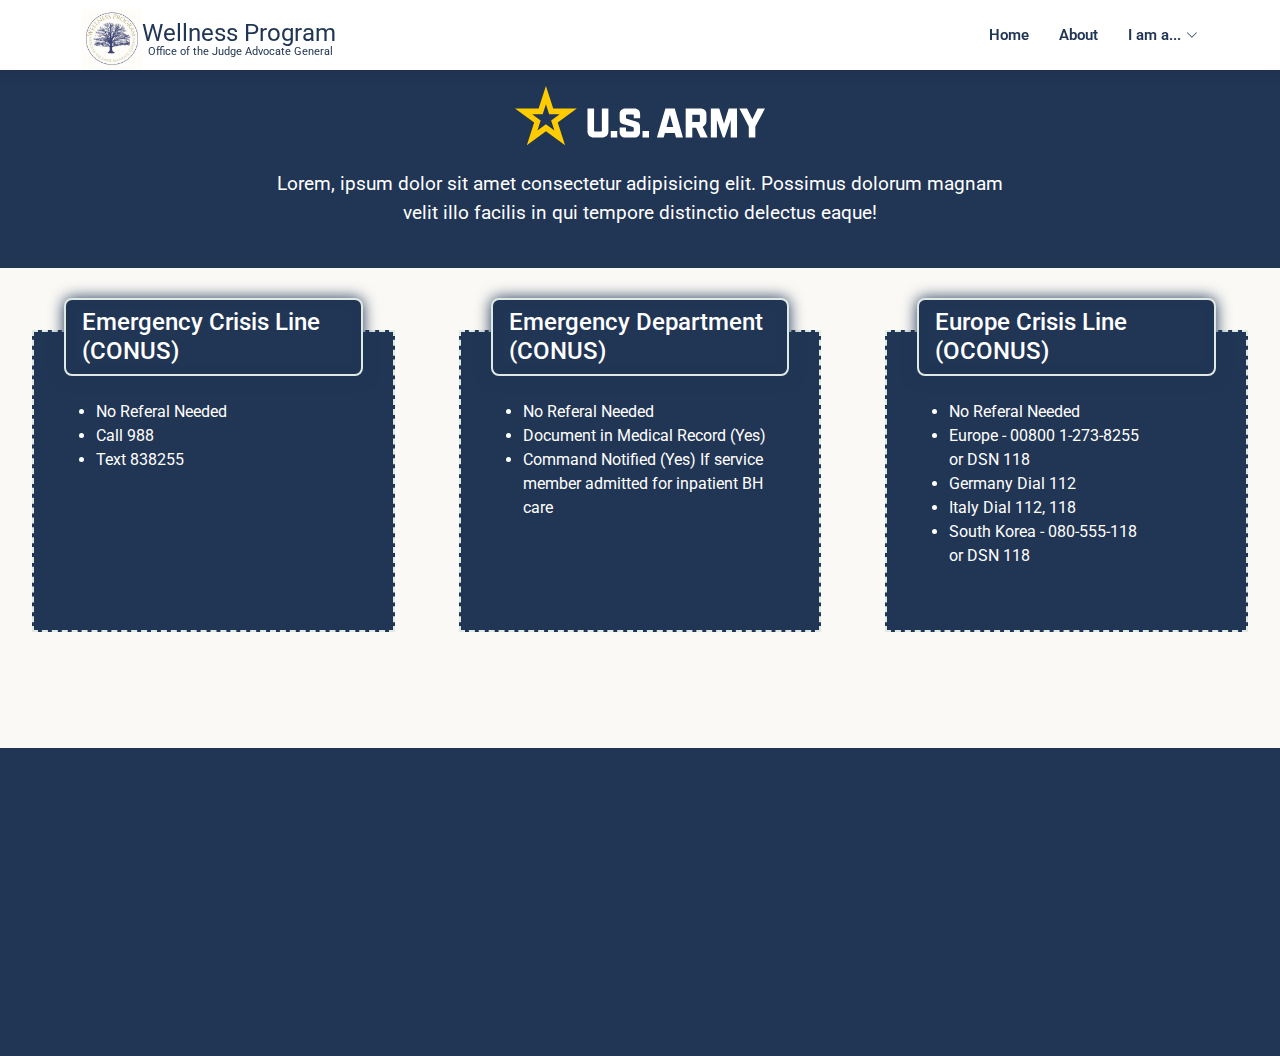
<file: active1.html>
<!DOCTYPE html>
<html lang="en">

<head>
  <meta charset="utf-8">
  <meta content="width=device-width, initial-scale=1.0" name="viewport">

  <title>About - Serenity Bootstrap Template</title>
  <meta content="" name="description">
  <meta content="" name="keywords">

  <!-- Favicons -->
  <link href="assets/img/favicon.png" rel="icon">
  <link href="assets/img/apple-touch-icon.png" rel="apple-touch-icon">

  <!-- Google Fonts -->
  <link href="https://fonts.googleapis.com/css?family=Open+Sans:300,300i,400,400i,600,600i,700,700i|Raleway:300,300i,400,400i,500,500i,600,600i,700,700i|Poppins:300,300i,400,400i,500,500i,600,600i,700,700i" rel="stylesheet">

  <!-- Vendor CSS Files -->
  <link href="assets/vendor/aos/aos.css" rel="stylesheet">
  <link href="assets/vendor/bootstrap/css/bootstrap.min.css" rel="stylesheet">
  <link href="assets/vendor/bootstrap-icons/bootstrap-icons.css" rel="stylesheet">
  <link href="assets/vendor/boxicons/css/boxicons.min.css" rel="stylesheet">
  <link href="assets/vendor/glightbox/css/glightbox.min.css" rel="stylesheet">
  <link href="assets/vendor/swiper/swiper-bundle.min.css" rel="stylesheet">

  <!-- Template Main CSS File -->
  <link href="assets/css/style.css" rel="stylesheet">

  <!-- =======================================================
  * Template Name: Serenity
  * Template URL: https://bootstrapmade.com/serenity-bootstrap-corporate-template/
  * Updated: Mar 17 2024 with Bootstrap v5.3.3
  * Author: BootstrapMade.com
  * License: https://bootstrapmade.com/license/
  ======================================================== -->
</head>

<body class="active1">

  <!-- ======= Header ======= -->
  <header id="header" class="fixed-top d-flex align-items-center active1">
    <div class="container d-flex align-items-center justify-content-between">

      <div class="logo">
        <!-- <h1 class="text-light"><a href="index.html"><img src="./assets/img/logo jun 2024.jpg" alt="logo" class="our-logo">Wellness</a></h1> -->
         <!-- <a href="index.html"><img src="./assets/img/logo jun 2024.jpg" alt=""></a> -->
        <!-- Uncomment below if you prefer to use an image logo -->
        <a href="index.html" class="change-text"><img src="assets/img/logo jun 2024.jpg" alt="" class="img-fluid">Wellness Program</a>
        <p class="custom-text">Office of the Judge Advocate General</p>
      </div>
      

      <nav id="navbar" class="navbar">
        <ul>
          <li><a class="active change-text" href="index.html">Home</a></li>
          <!-- <li class="dropdown"><a href="#"><span>MilLife Topics</span> <i class="bi bi-chevron-down"></i></a>
            <ul>
              <li><a href="#">Place Holder</a></li>
              <li><a href="#">Place Holder</a></li>
              <li class="dropdown"><a href="#"><span>Deep Drop Down</span> <i class="bi bi-chevron-right"></i></a>
                <ul>
                  <li><a href="#">Deep Drop Down 1</a></li>
                  <li><a href="#">Deep Drop Down 2</a></li>
                  <li><a href="#">Deep Drop Down 3</a></li>
                  <li><a href="#">Deep Drop Down 4</a></li>
                  <li><a href="#">Deep Drop Down 5</a></li>
                </ul>
              </li>
            </ul>
          </li> -->
          <!-- This is the about link -->
          <li><a class="active change-text" href="./new-about.html" >About</a></li>
          <!-- This is the start of the I am link -->
          <li class="dropdown"><a class="change-text" href="#"><span>I am a...</span> <i class="bi bi-chevron-down"></i></a>
            <ul class="iam-active1">
              <li class="dropdown"><a class="change-text" href="#"><span>Active Duty</span> <i class="bi bi-chevron-right"></i></a>
                <ul class="custom-drop li active1">
                  <li class="custom-link" style="font-weight: 500; text-decoration: underline;" ><a class="custom-a change-text mobile" href="./active1.html" >In Crisis</a></li>
                  <li class="custom-link" style="font-weight: 500; text-decoration: underline;"><a class="custom-a change-text mobile" href="./active2.html" >Non-Urgent BH</a></li>
                  <li class="custom-link" style="font-weight: 500; text-decoration: underline;"><a class="custom-a change-text mobile" href="./active3.html" >Resources</a></li>
                </ul>
              </li>     
            
              <li class="dropdown"><a class="change-text" href="#"><span>Reserve</span> <i class="bi bi-chevron-right"></i></a>
                <ul class="custom-drop li active1">
                  <li class="custom-link" style="font-weight: 500; text-decoration: underline;" ><a class="custom-a change-text mobile" href="./reserve1.html" >In Crisis</a></li>
                  <li class="custom-link" style="font-weight: 500; text-decoration: underline;"><a class="custom-a change-text mobile" href="./reserve2.html" >Non-Urgent BH</a></li>
                  <li class="custom-link" style="font-weight: 500; text-decoration: underline;"><a class="custom-a change-text mobile" href="./reserve3.html" >Resources</a></li>
                </ul>
              </li>             
              <li class="dropdown"><a class="change-text" href="#"><span>Guard</span> <i class="bi bi-chevron-right"></i></a>
                <ul class="custom-drop li active1">
                  <li class="custom-link" style="font-weight: 500; text-decoration: underline;" ><a class="custom-a change-text mobile" href="./guard1.html" >In Crisis</a></li>
                  <li class="custom-link" style="font-weight: 500; text-decoration: underline;"><a class="custom-a change-text mobile" href="./guard2.html" >Non-Urgent BH</a></li>
                  <li class="custom-link" style="font-weight: 500; text-decoration: underline;"><a class="custom-a change-text mobile" href="./guard3.html" >Resources</a></li>
                </ul>
              </li>             
              <li class="dropdown"><a class="change-text" href="#"><span>Civillian</span> <i class="bi bi-chevron-right"></i></a>
                <ul class="custom-drop li active1">
                  <li class="custom-link" style="font-weight: 500; text-decoration: underline;" ><a class="custom-a change-text mobile" href="./civilian1.html" >In Crisis</a></li>
                  <li class="custom-link" style="font-weight: 500; text-decoration: underline;"><a class="custom-a change-text mobile" href="./civilian2.html" >Non-Urgent BH</a></li>
                  <li class="custom-link" style="font-weight: 500; text-decoration: underline;"><a class="custom-a change-text mobile" href="./civilian3.html" >Resources</a></li>
                </ul>
              </li>             
            </ul>
          </li>
        
          <!-- This has been removed -->
          <!-- <li><a class="getstarted" href="about.html">Log In</a></li> -->
        </ul>
        <i class="bi bi-list mobile-nav-toggle"></i>
      </nav><!-- .navbar -->

    </div>
  </header><!-- End Header -->

 
  <main id="main" class="the-main active1">
    <div class="section-intro active1">
      <h1 class="page-title">
         <img class="usarmylogo" src="./assets/img/usarmy.svg" alt="">
      </h1>
      <p>
        Lorem, ipsum dolor sit amet consectetur adipisicing elit. Possimus dolorum magnam velit illo facilis in qui tempore distinctio delectus eaque!
      </p>
    </div>
    <section class="section-row section-justify-center">
      <div class="section-card-column">
        <figure class="section-card section-code-card">
          <h2 class="section-card-header">Emergency Crisis Line (CONUS)</h2>
          <div class="card-body">
            <ul>
              <li>No Referal Needed</li>
              <li>Call 988</li>
              <li>Text 838255</li>
            </ul>
          </div>
          <!-- with the <pre> element, it counts all spaces literally, so proper code indentation cannot be applied in this case -->
       
        </figure>
      </div>
      <div class="section-card-column">
        <figure class="section-card section-code-card">
          <h2 class="section-card-header">Emergency Department (CONUS)</h2>
          <div class="card-body">
           <ul>
            <li>No Referal Needed</li>
            <li>Document in Medical Record (Yes)</li>
            <li>Command Notified (Yes) If service member admitted for inpatient BH care</li>
           </ul>
          </div>
        
        </figure>
      </div>
      <div class="section-card-column">
        <figure class="section-card section-code-card">
          <h2 class="section-card-header">Europe Crisis Line (OCONUS)</h2>
          <div class="card-body">
            <ul>
              <li>No Referal Needed</li>
              <li>Europe - 00800 1-273-8255</li>
              <span> or DSN 118</span>
              <li>Germany Dial 112</li>
              <li>Italy Dial 112, 118</li>
              <li>South Korea - 080-555-118</li>
              <span>or DSN 118</span>
            </ul>
          </div>
          <!-- with the <pre> element, it counts all spaces literally, so proper code indentation cannot be applied in this case -->
       
        </figure>
      </div>
      
    </section>
   

  </main><!-- End #main -->

  <!-- ======= Footer ======= -->
  <footer id="footer" class="active1">
    <div class="footer-top active1">
      <div class="container">
        <div class="row">

           <!-- <div class="col-lg-3 col-md-6 footer-info">
            <h3>Wellness</h3>
            <p>Mindfully focusing on wellness in our lives builds resilience and enables us to thrive amidst life’s challenges..</p>
          </div> -->

          <!-- <div class="col-lg-3 col-md-6 footer-links">
            <h4>Useful Links</h4>
            <ul>
              <li><a href="#">Home</a></li>
              <li><a href="#">About us</a></li>
              <li><a href="#">Services</a></li>
              <li><a href="#">Terms of service</a></li>
              <li><a href="#">Privacy policy</a></li>
            </ul>
          </div> -->

          <!-- <div class="col-lg-3 col-md-6 footer-contact">
            <h4>Contact Us</h4>
            <p>
              9275 Gunston Road <br>
              Fort Belvoir, VA 22060<br>
              United States <br>
              <strong>Phone:</strong> 703-693-1100<br>
              <strong>Email:</strong> info@example.com<br>
            </p> 

             <div class="social-links">
              <a href="#" class="twitter"><i class="bi bi-twitter"></i></a>
              <a href="#" class="facebook"><i class="bi bi-facebook"></i></a>
              <a href="#" class="instagram"><i class="bi bi-instagram"></i></a>
              <a href="#" class="linkedin"><i class="bi bi-linkedin"></i></a>
            </div> 

           </div>  -->

            <!-- <div class="col-lg-3 col-md-6 footer-newsletter">
            <h4>Our Newsletter</h4>
            <p>Tamen quem nulla quae legam multos aute sint culpa legam noster magna veniam enim veniam illum dolore legam minim quorum culpa amet magna export quem marada parida nodela caramase seza.</p>
            <form action="" method="post">
              <input type="email" name="email"><input type="submit" value="Subscribe">
            </form>
          </div>   -->
 <section id="cta" class="cta active1">
      <div class="container" data-aos="fade-in">

        <div class="text-center move-center">
          <div class="new-logo">
            <a href="index.html"><img src="assets/img/logo jun 2024.jpg" alt="" class="img-fluid"></a>
            <h3>In Crisis?</h3>
          </div>
          
          <p> In the United States, call <span class="lg-red-text">988 or Text 838255</span> if you are in an emergency.<br class="none"> For those outside the United States, call your local emergency number.</p>
          <!-- <a class="cta-btn" href="https://livechat.militaryonesourceconnect.org/webchat/" >Chat Live</a> -->
        </div>

      </div>
    </section> 
    <!-- End Cta Section -->

        </div>
      </div>
    </div>

    
  </footer><!-- End Footer -->

  <a href="#" class="back-to-top d-flex align-items-center justify-content-center"><i class="bi bi-arrow-up-short"></i></a>

  <!-- Vendor JS Files -->
  <script src="assets/vendor/purecounter/purecounter_vanilla.js"></script>
  <script src="assets/vendor/aos/aos.js"></script>
  <script src="assets/vendor/bootstrap/js/bootstrap.bundle.min.js"></script>
  <script src="assets/vendor/glightbox/js/glightbox.min.js"></script>
  <script src="assets/vendor/isotope-layout/isotope.pkgd.min.js"></script>
  <script src="assets/vendor/swiper/swiper-bundle.min.js"></script>
  <script src="assets/vendor/waypoints/noframework.waypoints.js"></script>
  <script src="assets/vendor/php-email-form/validate.js"></script>

  <!-- Template Main JS File -->
  <script src="assets/js/main.js"></script>

</body>

</html>
</file>
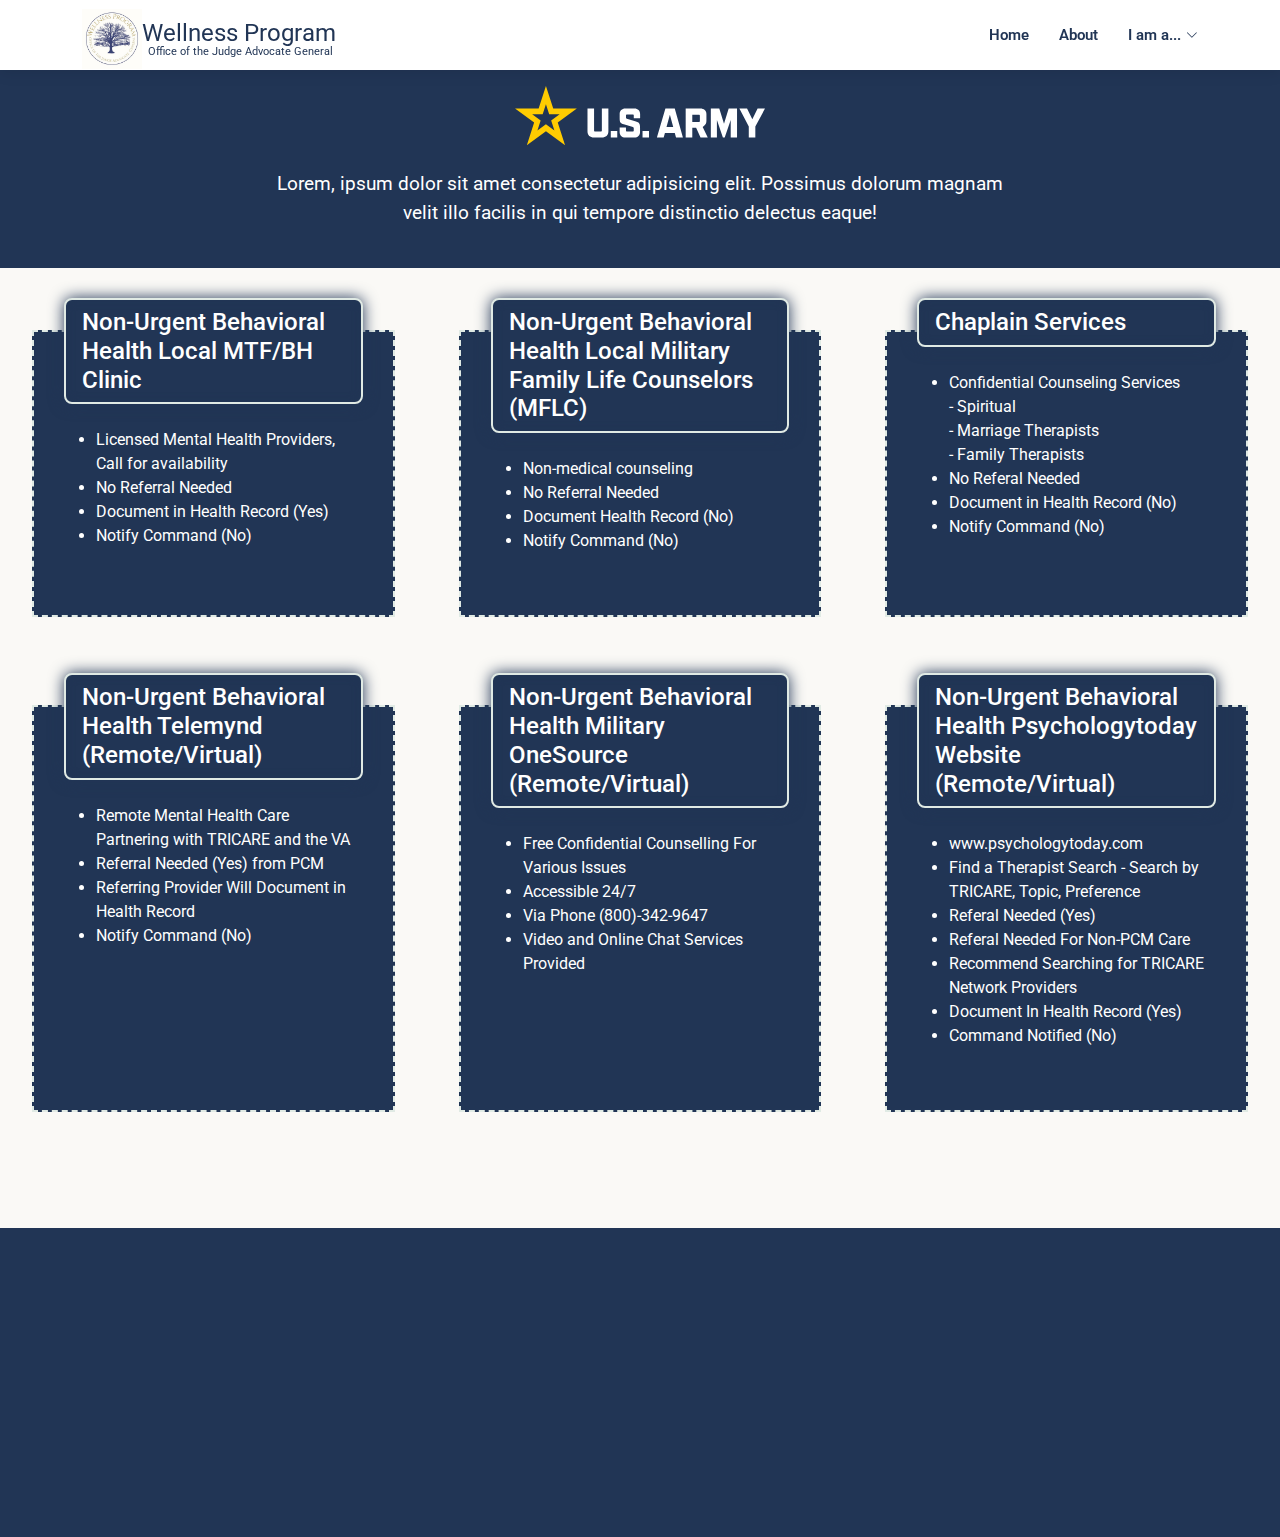
<file: active2.html>
<!DOCTYPE html>
<html lang="en">

<head>
  <meta charset="utf-8">
  <meta content="width=device-width, initial-scale=1.0" name="viewport">

  <title>About - Serenity Bootstrap Template</title>
  <meta content="" name="description">
  <meta content="" name="keywords">

  <!-- Favicons -->
  <link href="assets/img/favicon.png" rel="icon">
  <link href="assets/img/apple-touch-icon.png" rel="apple-touch-icon">

  <!-- Google Fonts -->
  <link href="https://fonts.googleapis.com/css?family=Open+Sans:300,300i,400,400i,600,600i,700,700i|Raleway:300,300i,400,400i,500,500i,600,600i,700,700i|Poppins:300,300i,400,400i,500,500i,600,600i,700,700i" rel="stylesheet">

  <!-- Vendor CSS Files -->
  <link href="assets/vendor/aos/aos.css" rel="stylesheet">
  <link href="assets/vendor/bootstrap/css/bootstrap.min.css" rel="stylesheet">
  <link href="assets/vendor/bootstrap-icons/bootstrap-icons.css" rel="stylesheet">
  <link href="assets/vendor/boxicons/css/boxicons.min.css" rel="stylesheet">
  <link href="assets/vendor/glightbox/css/glightbox.min.css" rel="stylesheet">
  <link href="assets/vendor/swiper/swiper-bundle.min.css" rel="stylesheet">

  <!-- Template Main CSS File -->
  <link href="assets/css/style.css" rel="stylesheet">

  <!-- =======================================================
  * Template Name: Serenity
  * Template URL: https://bootstrapmade.com/serenity-bootstrap-corporate-template/
  * Updated: Mar 17 2024 with Bootstrap v5.3.3
  * Author: BootstrapMade.com
  * License: https://bootstrapmade.com/license/
  ======================================================== -->
</head>

<body class="active1">

  <!-- ======= Header ======= -->
  <header id="header" class="fixed-top d-flex align-items-center active1">
    <div class="container d-flex align-items-center justify-content-between">

      <div class="logo">
        <!-- <h1 class="text-light"><a href="index.html"><img src="./assets/img/logo jun 2024.jpg" alt="logo" class="our-logo">Wellness</a></h1> -->
         <!-- <a href="index.html"><img src="./assets/img/logo jun 2024.jpg" alt=""></a> -->
        <!-- Uncomment below if you prefer to use an image logo -->
        <a href="index.html" class="change-text"><img src="assets/img/logo jun 2024.jpg" alt="" class="img-fluid">Wellness Program</a>
        <p class="custom-text">Office of the Judge Advocate General</p>
      </div>
      

      <nav id="navbar" class="navbar">
        <ul>
          <li><a class="active change-text" href="index.html">Home</a></li>
          <!-- <li class="dropdown"><a href="#"><span>MilLife Topics</span> <i class="bi bi-chevron-down"></i></a>
            <ul>
              <li><a href="#">Place Holder</a></li>
              <li><a href="#">Place Holder</a></li>
              <li class="dropdown"><a href="#"><span>Deep Drop Down</span> <i class="bi bi-chevron-right"></i></a>
                <ul>
                  <li><a href="#">Deep Drop Down 1</a></li>
                  <li><a href="#">Deep Drop Down 2</a></li>
                  <li><a href="#">Deep Drop Down 3</a></li>
                  <li><a href="#">Deep Drop Down 4</a></li>
                  <li><a href="#">Deep Drop Down 5</a></li>
                </ul>
              </li>
            </ul>
          </li> -->
          <!-- This is the about link -->
          <li><a class="active change-text" href="./new-about.html" >About</a></li>
          <!-- This is the start of the I am link -->
          <li class="dropdown"><a class="change-text" href="#"><span>I am a...</span> <i class="bi bi-chevron-down"></i></a>
            <ul class="iam-active1">
              <li class="dropdown"><a class="change-text" href="#"><span>Active Duty</span> <i class="bi bi-chevron-right"></i></a>
                <ul class="custom-drop li active1">
                  <li class="custom-link" style="font-weight: 500; text-decoration: underline;" ><a class="custom-a change-text mobile" href="./active1.html" >In Crisis</a></li>
                  <li class="custom-link" style="font-weight: 500; text-decoration: underline;"><a class="custom-a change-text mobile" href="./active2.html" >Non-Urgent BH</a></li>
                  <li class="custom-link" style="font-weight: 500; text-decoration: underline;"><a class="custom-a change-text mobile" href="./active3.html" >Resources</a></li>
                </ul>
              </li>     
            
              <li class="dropdown"><a class="change-text"  href="#"><span>Reserve</span> <i class="bi bi-chevron-right"></i></a>
                <ul class="custom-drop li active1">
                  <li class="custom-link" style="font-weight: 500; text-decoration: underline;" ><a class="custom-a change-text mobile" href="./reserve1.html" >In Crisis</a></li>
                  <li class="custom-link" style="font-weight: 500; text-decoration: underline;"><a class="custom-a change-text mobile" href="./reserve2.html" >Non-Urgent BH</a></li>
                  <li class="custom-link" style="font-weight: 500; text-decoration: underline;"><a class="custom-a change-text mobile" href="./reserve3.html" >Resources</a></li>
                </ul>
              </li>             
              <li class="dropdown"><a class="change-text" href="#"><span>Guard</span> <i class="bi bi-chevron-right"></i></a>
                <ul class="custom-drop li active1">
                  <li class="custom-link" style="font-weight: 500; text-decoration: underline;" ><a class="custom-a change-text mobile" href="./guard1.html" >In Crisis</a></li>
                  <li class="custom-link" style="font-weight: 500; text-decoration: underline;"><a class="custom-a change-text mobile" href="./guard2.html" >Non-Urgent BH</a></li>
                  <li class="custom-link" style="font-weight: 500; text-decoration: underline;"><a class="custom-a change-text mobile" href="./guard3.html" >Resources</a></li>
                </ul>
              </li>             
              <li class="dropdown"><a class="change-text" href="#"><span>Civilian</span> <i class="bi bi-chevron-right"></i></a>
                <ul class="custom-drop li active1">
                  <li class="custom-link" style="font-weight: 500; text-decoration: underline;" ><a class="custom-a change-text mobile" href="./civilian1.html" >In Crisis</a></li>
                  <li class="custom-link" style="font-weight: 500; text-decoration: underline;"><a class="custom-a change-text mobile" href="./civilian2.html" >Non-Urgent BH</a></li>
                  <li class="custom-link" style="font-weight: 500; text-decoration: underline;"><a class="custom-a change-text mobile" href="./civilian3.html" >Resources</a></li>
                </ul>
              </li>             
            </ul>
          </li>
        
          <!-- This has been removed -->
          <!-- <li><a class="getstarted" href="about.html">Log In</a></li> -->
        </ul>
        <i class="bi bi-list mobile-nav-toggle"></i>
      </nav><!-- .navbar -->

    </div>
  </header><!-- End Header -->

 
  <main id="main" class="the-main active1">
    <div class="section-intro active1">
      <h1 class="page-title">
        <img class="usarmylogo" src="./assets/img/usarmy.svg" alt="">
      </h1>
      <p>
        Lorem, ipsum dolor sit amet consectetur adipisicing elit. Possimus dolorum magnam velit illo facilis in qui tempore distinctio delectus eaque!
      </p>
    </div>
    <section class="section-row section-justify-center">
      <div class="section-card-column">
        <figure class="section-card section-code-card">
          <h2 class="section-card-header">Non-Urgent Behavioral Health Local MTF/BH Clinic</h2>
          <div class="card-body">
            <ul>
              <li>Licensed Mental Health Providers, Call for availability</li>
              <li>No Referral Needed</li>
              <li>Document in Health Record (Yes)</li>
              <li>Notify Command (No)</li>
            </ul>
          </div>
          <!-- with the <pre> element, it counts all spaces literally, so proper code indentation cannot be applied in this case -->
       
        </figure>
      </div>
      <div class="section-card-column">
        <figure class="section-card section-code-card">
          <h2 class="section-card-header">Non-Urgent Behavioral Health Local Military Family Life Counselors (MFLC)</h2>
          <div class="card-body">
           <ul>
            <li>Non-medical counseling</li>
            <li>No Referral Needed</li>
            <li>Document Health Record (No)</li>
            <li>Notify Command (No)</li>
           </ul>
          </div>
        
        </figure>
      </div>
      <div class="section-card-column">
        <figure class="section-card section-code-card">
          <h2 class="section-card-header">Chaplain Services</h2>
          <div class="card-body">
            <ul>
              <li>Confidential Counseling Services</li>
              <span>- Spiritual</span> <br>
              <span>- Marriage Therapists</span> <br>
              <span>- Family Therapists</span>
              <li>No Referal Needed</li>
              <li>Document in Health Record (No)</li>
              <li>Notify Command (No)</li>
              
            </ul>
          </div>
          <!-- with the <pre> element, it counts all spaces literally, so proper code indentation cannot be applied in this case -->
       
        </figure>
      </div>
      <div class="section-card-column">
        <figure class="section-card section-code-card">
          <h2 class="section-card-header">Non-Urgent Behavioral Health Telemynd (Remote/Virtual)</h2>
          <div class="card-body">
            <ul>
              <li>Remote Mental Health Care Partnering with TRICARE and the VA</li>
              <li>Referral Needed (Yes) from PCM</li>
              <li>Referring Provider Will Document in Health Record</li>
              <li>Notify Command (No)</li>
            </ul>
          </div>
          <!-- with the <pre> element, it counts all spaces literally, so proper code indentation cannot be applied in this case -->
       
        </figure>
      </div>
      <div class="section-card-column">
        <figure class="section-card section-code-card">
          <h2 class="section-card-header">Non-Urgent Behavioral Health Military OneSource (Remote/Virtual)</h2>
          <div class="card-body">
            <ul>
              <li>Free Confidential Counselling For Various Issues</li>
              <li>Accessible 24/7</li>
              <li>Via Phone (800)-342-9647</li>
              <li>Video and Online Chat Services Provided</li>
            </ul>
          </div>
          <!-- with the <pre> element, it counts all spaces literally, so proper code indentation cannot be applied in this case -->
       
        </figure>
      </div>
      <div class="section-card-column">
        <figure class="section-card section-code-card">
          <h2 class="section-card-header">Non-Urgent Behavioral Health <a style="color: #fff;" href="https://www.psychologytoday.com/" target="_blank">Psychologytoday Website</a> (Remote/Virtual)</h2>
          <div class="card-body">
            <ul>
              <li><a style="color: #fff;" href="https://www.psychologytoday.com/" target="_blank">www.psychologytoday.com</a></li>
              <li>Find a Therapist Search - Search by TRICARE, Topic, Preference</li>
              <li>Referal Needed (Yes)</li>
              <li>Referal Needed For Non-PCM Care</li>
              <li>Recommend Searching for TRICARE Network Providers</li>
              <li>Document In Health Record (Yes)</li>
              <li>Command Notified (No)</li>
            </ul>
          </div>
          <!-- with the <pre> element, it counts all spaces literally, so proper code indentation cannot be applied in this case -->
       
        </figure>
      </div>
      
    </section>
   

  </main><!-- End #main -->

  <!-- ======= Footer ======= -->
  <footer id="footer" class="active1">
    <div class="footer-top active1">
      <div class="container">
        <div class="row">

           <!-- <div class="col-lg-3 col-md-6 footer-info">
            <h3>Wellness</h3>
            <p>Mindfully focusing on wellness in our lives builds resilience and enables us to thrive amidst life’s challenges..</p>
          </div> -->

          <!-- <div class="col-lg-3 col-md-6 footer-links">
            <h4>Useful Links</h4>
            <ul>
              <li><a href="#">Home</a></li>
              <li><a href="#">About us</a></li>
              <li><a href="#">Services</a></li>
              <li><a href="#">Terms of service</a></li>
              <li><a href="#">Privacy policy</a></li>
            </ul>
          </div> -->

          <!-- <div class="col-lg-3 col-md-6 footer-contact">
            <h4>Contact Us</h4>
            <p>
              9275 Gunston Road <br>
              Fort Belvoir, VA 22060<br>
              United States <br>
              <strong>Phone:</strong> 703-693-1100<br>
              <strong>Email:</strong> info@example.com<br>
            </p> 

             <div class="social-links">
              <a href="#" class="twitter"><i class="bi bi-twitter"></i></a>
              <a href="#" class="facebook"><i class="bi bi-facebook"></i></a>
              <a href="#" class="instagram"><i class="bi bi-instagram"></i></a>
              <a href="#" class="linkedin"><i class="bi bi-linkedin"></i></a>
            </div> 

           </div>  -->

            <!-- <div class="col-lg-3 col-md-6 footer-newsletter">
            <h4>Our Newsletter</h4>
            <p>Tamen quem nulla quae legam multos aute sint culpa legam noster magna veniam enim veniam illum dolore legam minim quorum culpa amet magna export quem marada parida nodela caramase seza.</p>
            <form action="" method="post">
              <input type="email" name="email"><input type="submit" value="Subscribe">
            </form>
          </div>   -->
 <section id="cta" class="cta active1">
      <div class="container" data-aos="fade-in">

        <div class="text-center move-center">
          <div class="new-logo">
            <a href="index.html"><img src="assets/img/logo jun 2024.jpg" alt="" class="img-fluid"></a>
            <h3>In Crisis?</h3>
          </div>
          
          <p> In the United States, call <span class="lg-red-text">988 or Text 838255</span> if you are in an emergency.<br class="none"> For those outside the United States, call your local emergency number.</p>
          <!-- <a class="cta-btn" href="https://livechat.militaryonesourceconnect.org/webchat/" >Chat Live</a> -->
        </div>

      </div>
    </section> 
    <!-- End Cta Section -->

        </div>
      </div>
    </div>

    
  </footer><!-- End Footer -->

  <a href="#" class="back-to-top d-flex align-items-center justify-content-center"><i class="bi bi-arrow-up-short"></i></a>

  <!-- Vendor JS Files -->
  <script src="assets/vendor/purecounter/purecounter_vanilla.js"></script>
  <script src="assets/vendor/aos/aos.js"></script>
  <script src="assets/vendor/bootstrap/js/bootstrap.bundle.min.js"></script>
  <script src="assets/vendor/glightbox/js/glightbox.min.js"></script>
  <script src="assets/vendor/isotope-layout/isotope.pkgd.min.js"></script>
  <script src="assets/vendor/swiper/swiper-bundle.min.js"></script>
  <script src="assets/vendor/waypoints/noframework.waypoints.js"></script>
  <script src="assets/vendor/php-email-form/validate.js"></script>

  <!-- Template Main JS File -->
  <script src="assets/js/main.js"></script>

</body>

</html>
</file>
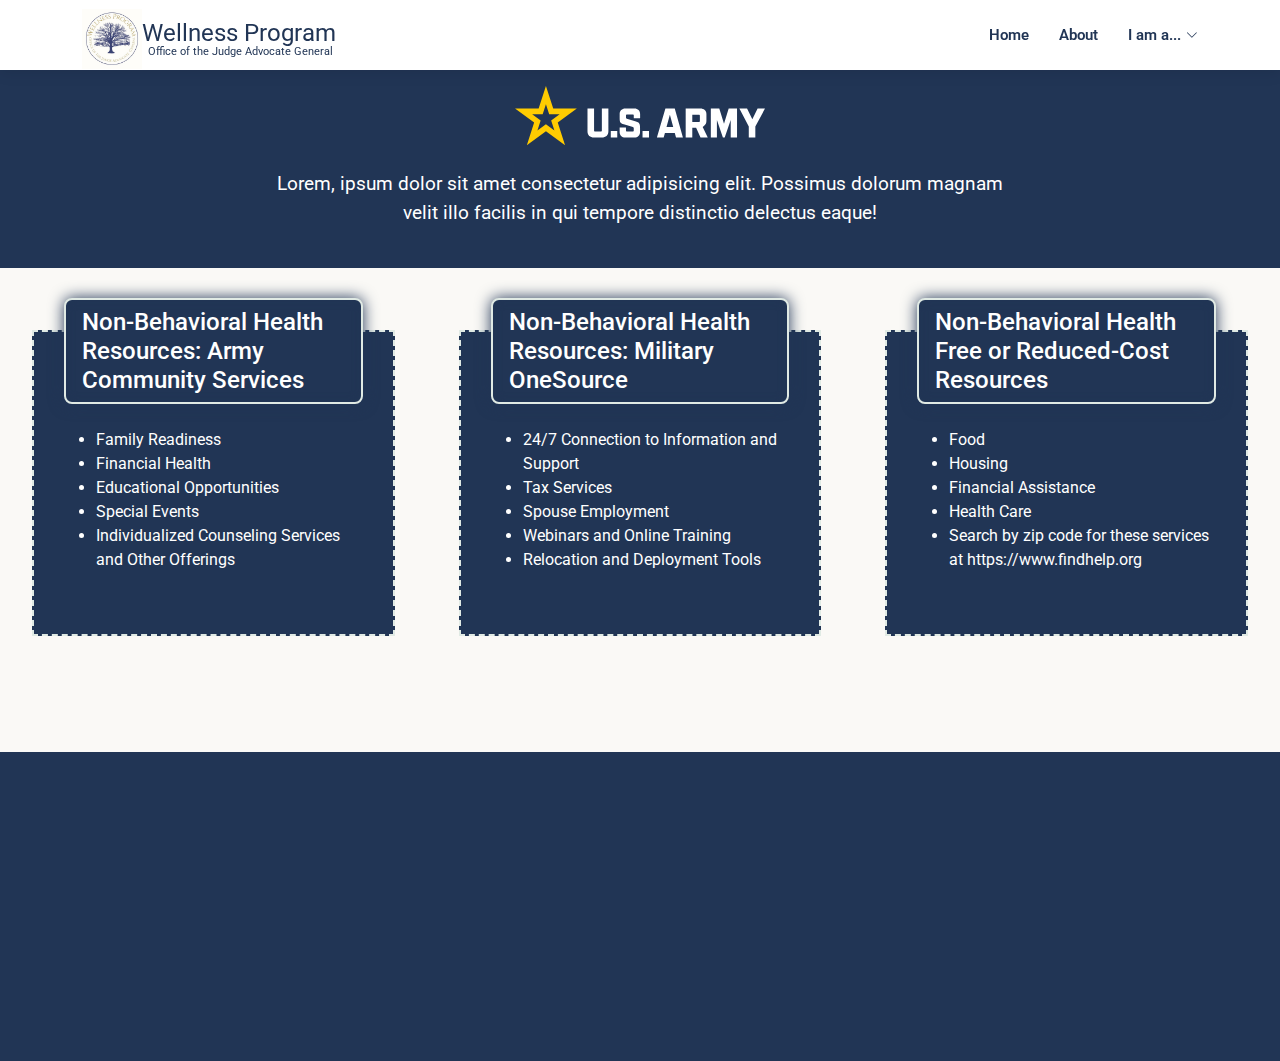
<file: active3.html>
<!DOCTYPE html>
<html lang="en">

<head>
  <meta charset="utf-8">
  <meta content="width=device-width, initial-scale=1.0" name="viewport">

  <title>About - Serenity Bootstrap Template</title>
  <meta content="" name="description">
  <meta content="" name="keywords">

  <!-- Favicons -->
  <link href="assets/img/favicon.png" rel="icon">
  <link href="assets/img/apple-touch-icon.png" rel="apple-touch-icon">

  <!-- Google Fonts -->
  <link href="https://fonts.googleapis.com/css?family=Open+Sans:300,300i,400,400i,600,600i,700,700i|Raleway:300,300i,400,400i,500,500i,600,600i,700,700i|Poppins:300,300i,400,400i,500,500i,600,600i,700,700i" rel="stylesheet">

  <!-- Vendor CSS Files -->
  <link href="assets/vendor/aos/aos.css" rel="stylesheet">
  <link href="assets/vendor/bootstrap/css/bootstrap.min.css" rel="stylesheet">
  <link href="assets/vendor/bootstrap-icons/bootstrap-icons.css" rel="stylesheet">
  <link href="assets/vendor/boxicons/css/boxicons.min.css" rel="stylesheet">
  <link href="assets/vendor/glightbox/css/glightbox.min.css" rel="stylesheet">
  <link href="assets/vendor/swiper/swiper-bundle.min.css" rel="stylesheet">

  <!-- Template Main CSS File -->
  <link href="assets/css/style.css" rel="stylesheet">

  <!-- =======================================================
  * Template Name: Serenity
  * Template URL: https://bootstrapmade.com/serenity-bootstrap-corporate-template/
  * Updated: Mar 17 2024 with Bootstrap v5.3.3
  * Author: BootstrapMade.com
  * License: https://bootstrapmade.com/license/
  ======================================================== -->
</head>

<body>

  <!-- ======= Header ======= -->
  <header id="header" class="fixed-top d-flex align-items-center active1">
    <div class="container d-flex align-items-center justify-content-between">

      <div class="logo">
        <!-- <h1 class="text-light"><a href="index.html"><img src="./assets/img/logo jun 2024.jpg" alt="logo" class="our-logo">Wellness</a></h1> -->
         <!-- <a href="index.html"><img src="./assets/img/logo jun 2024.jpg" alt=""></a> -->
        <!-- Uncomment below if you prefer to use an image logo -->
        <a href="index.html" class="change-text"><img src="assets/img/logo jun 2024.jpg" alt="" class="img-fluid">Wellness Program</a>
        <p class="custom-text">Office of the Judge Advocate General</p>
      </div>
      

      <nav id="navbar" class="navbar">
        <ul>
          <li><a class="active change-text" href="index.html">Home</a></li>
          <!-- <li class="dropdown"><a href="#"><span>MilLife Topics</span> <i class="bi bi-chevron-down"></i></a>
            <ul>
              <li><a href="#">Place Holder</a></li>
              <li><a href="#">Place Holder</a></li>
              <li class="dropdown"><a href="#"><span>Deep Drop Down</span> <i class="bi bi-chevron-right"></i></a>
                <ul>
                  <li><a href="#">Deep Drop Down 1</a></li>
                  <li><a href="#">Deep Drop Down 2</a></li>
                  <li><a href="#">Deep Drop Down 3</a></li>
                  <li><a href="#">Deep Drop Down 4</a></li>
                  <li><a href="#">Deep Drop Down 5</a></li>
                </ul>
              </li>
            </ul>
          </li> -->
          <!-- This is the about link -->
          <li><a class="active change-text" href="./new-about.html" >About</a></li>
          <!-- This is the start of the I am link -->
          <li class="dropdown"><a class="change-text" href="#"><span>I am a...</span> <i class="bi bi-chevron-down"></i></a>
            <ul class="iam-active1">
              <li class="dropdown"><a class="change-text" href="#"><span>Active Duty</span> <i class="bi bi-chevron-right"></i></a>
                <ul class="custom-drop li active1">
                  <li class="custom-link" style="font-weight: 500; text-decoration: underline;" ><a class="custom-a change-text mobile" href="./active1.html" >In Crisis</a></li>
                  <li class="custom-link" style="font-weight: 500; text-decoration: underline;"><a class="custom-a change-text mobile" href="./active2.html" >Non-Urgent BH</a></li>
                  <li class="custom-link" style="font-weight: 500; text-decoration: underline;"><a class="custom-a change-text mobile" href="./active3.html" >Resources</a></li>
                </ul>
              </li>     
            
              <li class="dropdown"><a class="change-text" href="#"><span>Reserve</span> <i class="bi bi-chevron-right"></i></a>
                <ul class="custom-drop li active1">
                  <li class="custom-link" style="font-weight: 500; text-decoration: underline;" ><a class="custom-a change-text mobile" href="./reserve1.html" >In Crisis</a></li>
                  <li class="custom-link" style="font-weight: 500; text-decoration: underline;"><a class="custom-a change-text mobile" href="./reserve2.html" >Non-Urgent BH</a></li>
                  <li class="custom-link" style="font-weight: 500; text-decoration: underline;"><a class="custom-a change-text mobile" href="./reserve3.html" >Resources</a></li>
                </ul>
              </li>             
              <li class="dropdown"><a class="change-text" href="#"><span>Guard</span> <i class="bi bi-chevron-right"></i></a>
                <ul class="custom-drop li active1">
                  <li class="custom-link" style="font-weight: 500; text-decoration: underline;" ><a class="custom-a change-text mobile" href="./guard1.html" >In Crisis</a></li>
                  <li class="custom-link" style="font-weight: 500; text-decoration: underline;"><a class="custom-a change-text mobile" href="./guard2.html" >Non-Urgent BH</a></li>
                  <li class="custom-link" style="font-weight: 500; text-decoration: underline;"><a class="custom-a change-text mobile" href="./guard3.html" >Resources</a></li>
                </ul>
              </li>             
              <li class="dropdown"><a class="change-text" href="#"><span>Civilian</span> <i class="bi bi-chevron-right"></i></a>
                <ul class="custom-drop li active1">
                  <li class="custom-link" style="font-weight: 500; text-decoration: underline;" ><a class="custom-a change-text mobile" href="./civilian1.html" >In Crisis</a></li>
                  <li class="custom-link" style="font-weight: 500; text-decoration: underline;"><a class="custom-a change-text mobile" href="./civilian2.html" >Non-Urgent BH</a></li>
                  <li class="custom-link" style="font-weight: 500; text-decoration: underline;"><a class="custom-a change-text mobile" href="./civilian3.html" >Resources</a></li>
                </ul>
              </li>             
            </ul>
          </li>
        
          <!-- This has been removed -->
          <!-- <li><a class="getstarted" href="about.html">Log In</a></li> -->
        </ul>
        <i class="bi bi-list mobile-nav-toggle"></i>
      </nav><!-- .navbar -->

    </div>
  </header><!-- End Header -->

 
  <main id="main" class="the-main active1">
    <div class="section-intro active1">
      <h1 class="page-title">
        <img class="usarmylogo" src="./assets/img/usarmy.svg" alt="">
      </h1>
      <p>
        Lorem, ipsum dolor sit amet consectetur adipisicing elit. Possimus dolorum magnam velit illo facilis in qui tempore distinctio delectus eaque!
      </p>
    </div>
    <section class="section-row section-justify-center">
      <div class="section-card-column">
        <figure class="section-card section-code-card">
          <h2 class="section-card-header">Non-Behavioral Health Resources: Army Community Services</h2>
          <div class="card-body">
            <ul>
              <li>Family Readiness</li>
              <li>Financial Health</li>
              <li>Educational Opportunities</li>
              <li>Special Events</li>
              <li>Individualized Counseling Services and Other Offerings</li>
            </ul>
          </div>
          <!-- with the <pre> element, it counts all spaces literally, so proper code indentation cannot be applied in this case -->
       
        </figure>
      </div>
      <div class="section-card-column">
        <figure class="section-card section-code-card">
          <h2 class="section-card-header">Non-Behavioral Health Resources: Military OneSource</h2>
          <div class="card-body">
            <ul>
              <li>24/7 Connection to Information and Support</li>
              <li>Tax Services</li>
              <li>Spouse Employment</li>
              <li>Webinars and Online Training</li>
              <li>Relocation and Deployment Tools</li>
            </ul>
          </div>
          <!-- with the <pre> element, it counts all spaces literally, so proper code indentation cannot be applied in this case -->
       
        </figure>
      </div>
      <div class="section-card-column">
        <figure class="section-card section-code-card">
          <h2 class="section-card-header">Non-Behavioral Health Free or Reduced-Cost Resources</h2>
          <div class="card-body">
            <ul class="nbhrl">
              <li>Food</li>
              <li>Housing</li>
              <li>Financial Assistance</li>
              <li>Health Care</li>
              <li>Search by zip code for these services at <a href="https://www.findhelp.org/" target="_blank">https://www.findhelp.org</a></li>
            </ul>
          </div>
          <!-- with the <pre> element, it counts all spaces literally, so proper code indentation cannot be applied in this case -->
       
        </figure>
      </div>
     
      
    </section>
   

  </main><!-- End #main -->

  <!-- ======= Footer ======= -->
  <footer id="footer" class="active1">
    <div class="footer-top active1">
      <div class="container">
        <div class="row">

           <!-- <div class="col-lg-3 col-md-6 footer-info">
            <h3>Wellness</h3>
            <p>Mindfully focusing on wellness in our lives builds resilience and enables us to thrive amidst life’s challenges..</p>
          </div> -->

          <!-- <div class="col-lg-3 col-md-6 footer-links">
            <h4>Useful Links</h4>
            <ul>
              <li><a href="#">Home</a></li>
              <li><a href="#">About us</a></li>
              <li><a href="#">Services</a></li>
              <li><a href="#">Terms of service</a></li>
              <li><a href="#">Privacy policy</a></li>
            </ul>
          </div> -->

          <!-- <div class="col-lg-3 col-md-6 footer-contact">
            <h4>Contact Us</h4>
            <p>
              9275 Gunston Road <br>
              Fort Belvoir, VA 22060<br>
              United States <br>
              <strong>Phone:</strong> 703-693-1100<br>
              <strong>Email:</strong> info@example.com<br>
            </p> 

             <div class="social-links">
              <a href="#" class="twitter"><i class="bi bi-twitter"></i></a>
              <a href="#" class="facebook"><i class="bi bi-facebook"></i></a>
              <a href="#" class="instagram"><i class="bi bi-instagram"></i></a>
              <a href="#" class="linkedin"><i class="bi bi-linkedin"></i></a>
            </div> 

           </div>  -->

            <!-- <div class="col-lg-3 col-md-6 footer-newsletter">
            <h4>Our Newsletter</h4>
            <p>Tamen quem nulla quae legam multos aute sint culpa legam noster magna veniam enim veniam illum dolore legam minim quorum culpa amet magna export quem marada parida nodela caramase seza.</p>
            <form action="" method="post">
              <input type="email" name="email"><input type="submit" value="Subscribe">
            </form>
          </div>   -->
 <section id="cta" class="cta active1">
      <div class="container" data-aos="fade-in">

        <div class="text-center move-center">
          <div class="new-logo">
            <a href="index.html"><img src="assets/img/logo jun 2024.jpg" alt="" class="img-fluid"></a>
            <h3>In Crisis?</h3>
          </div>
          
          <p> In the United States, call <span class="lg-red-text">988 or Text 838255</span> if you are in an emergency.<br class="none"> For those outside the United States, call your local emergency number.</p>
          <!-- <a class="cta-btn" href="https://livechat.militaryonesourceconnect.org/webchat/" >Chat Live</a> -->
        </div>

      </div>
    </section> 
    <!-- End Cta Section -->

        </div>
      </div>
    </div>

    
  </footer><!-- End Footer -->

  <a href="#" class="back-to-top d-flex align-items-center justify-content-center"><i class="bi bi-arrow-up-short"></i></a>

  <!-- Vendor JS Files -->
  <script src="assets/vendor/purecounter/purecounter_vanilla.js"></script>
  <script src="assets/vendor/aos/aos.js"></script>
  <script src="assets/vendor/bootstrap/js/bootstrap.bundle.min.js"></script>
  <script src="assets/vendor/glightbox/js/glightbox.min.js"></script>
  <script src="assets/vendor/isotope-layout/isotope.pkgd.min.js"></script>
  <script src="assets/vendor/swiper/swiper-bundle.min.js"></script>
  <script src="assets/vendor/waypoints/noframework.waypoints.js"></script>
  <script src="assets/vendor/php-email-form/validate.js"></script>

  <!-- Template Main JS File -->
  <script src="assets/js/main.js"></script>

</body>

</html>
</file>
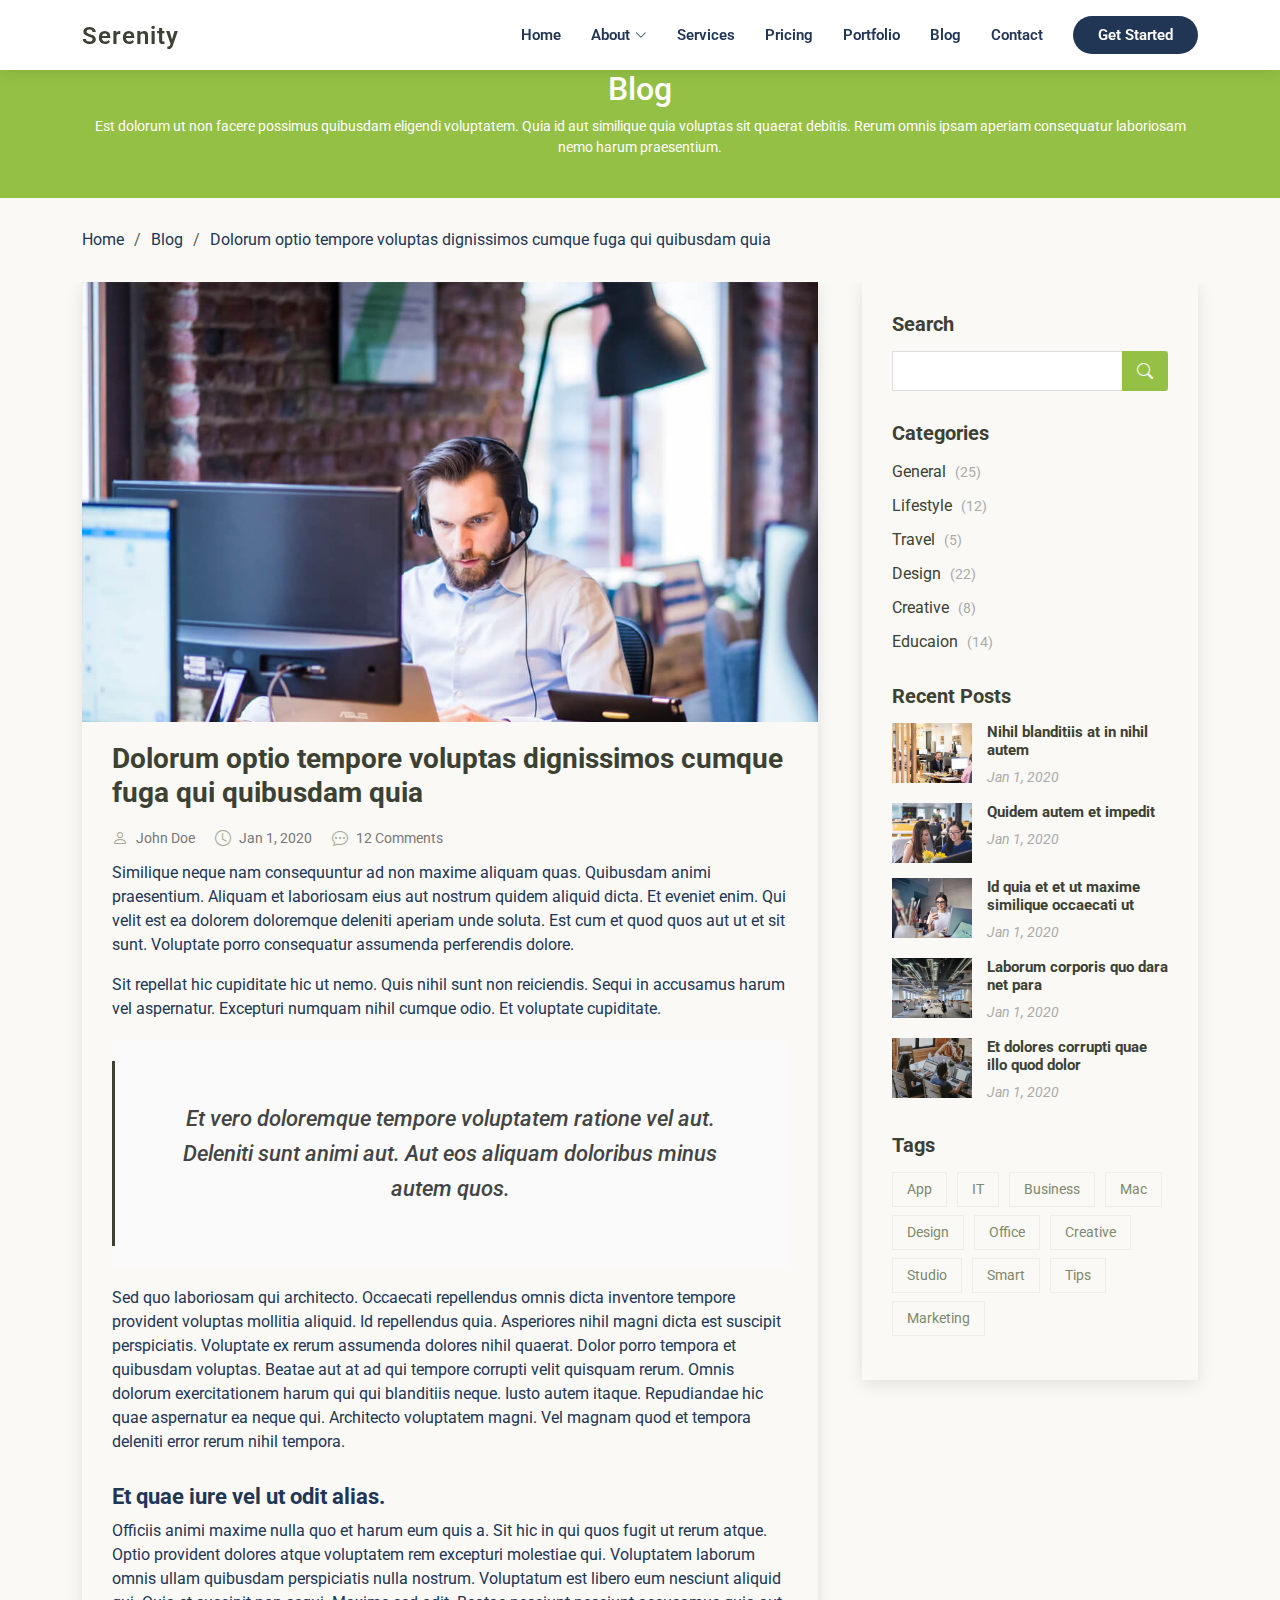
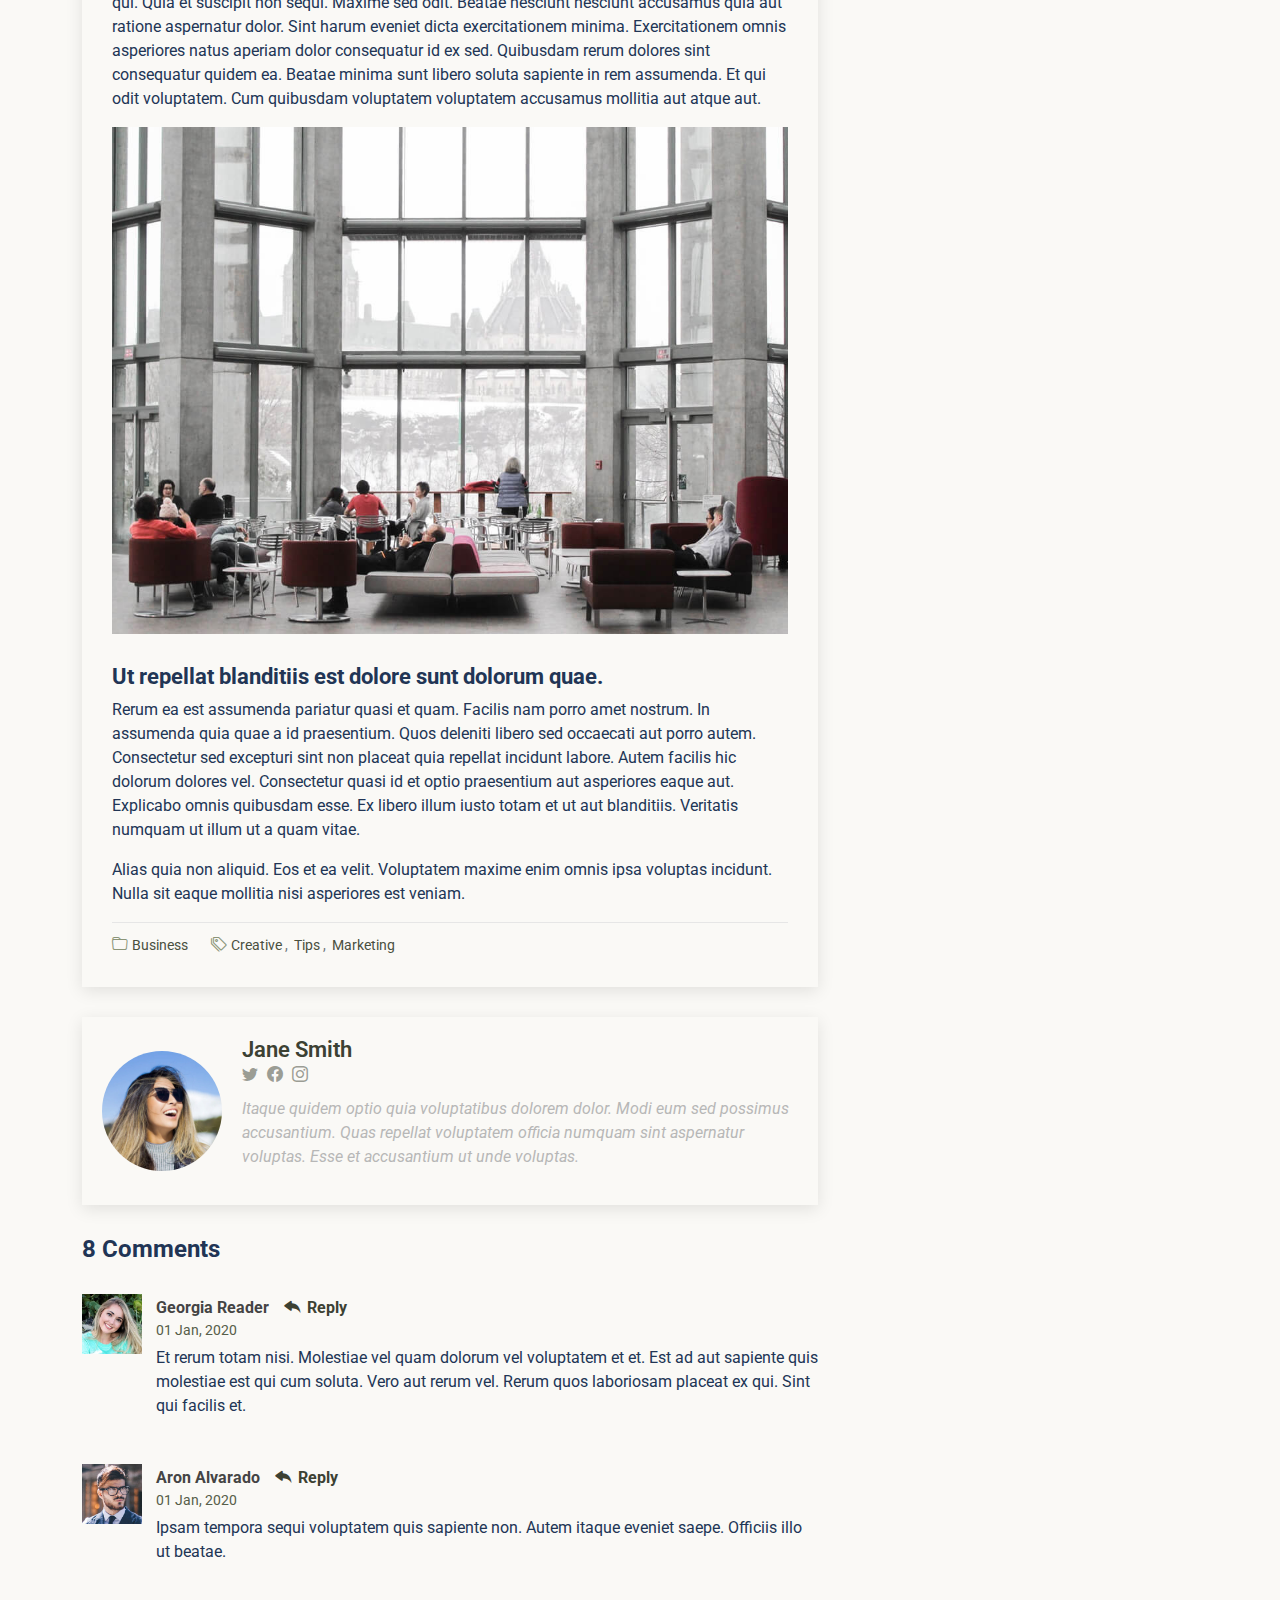
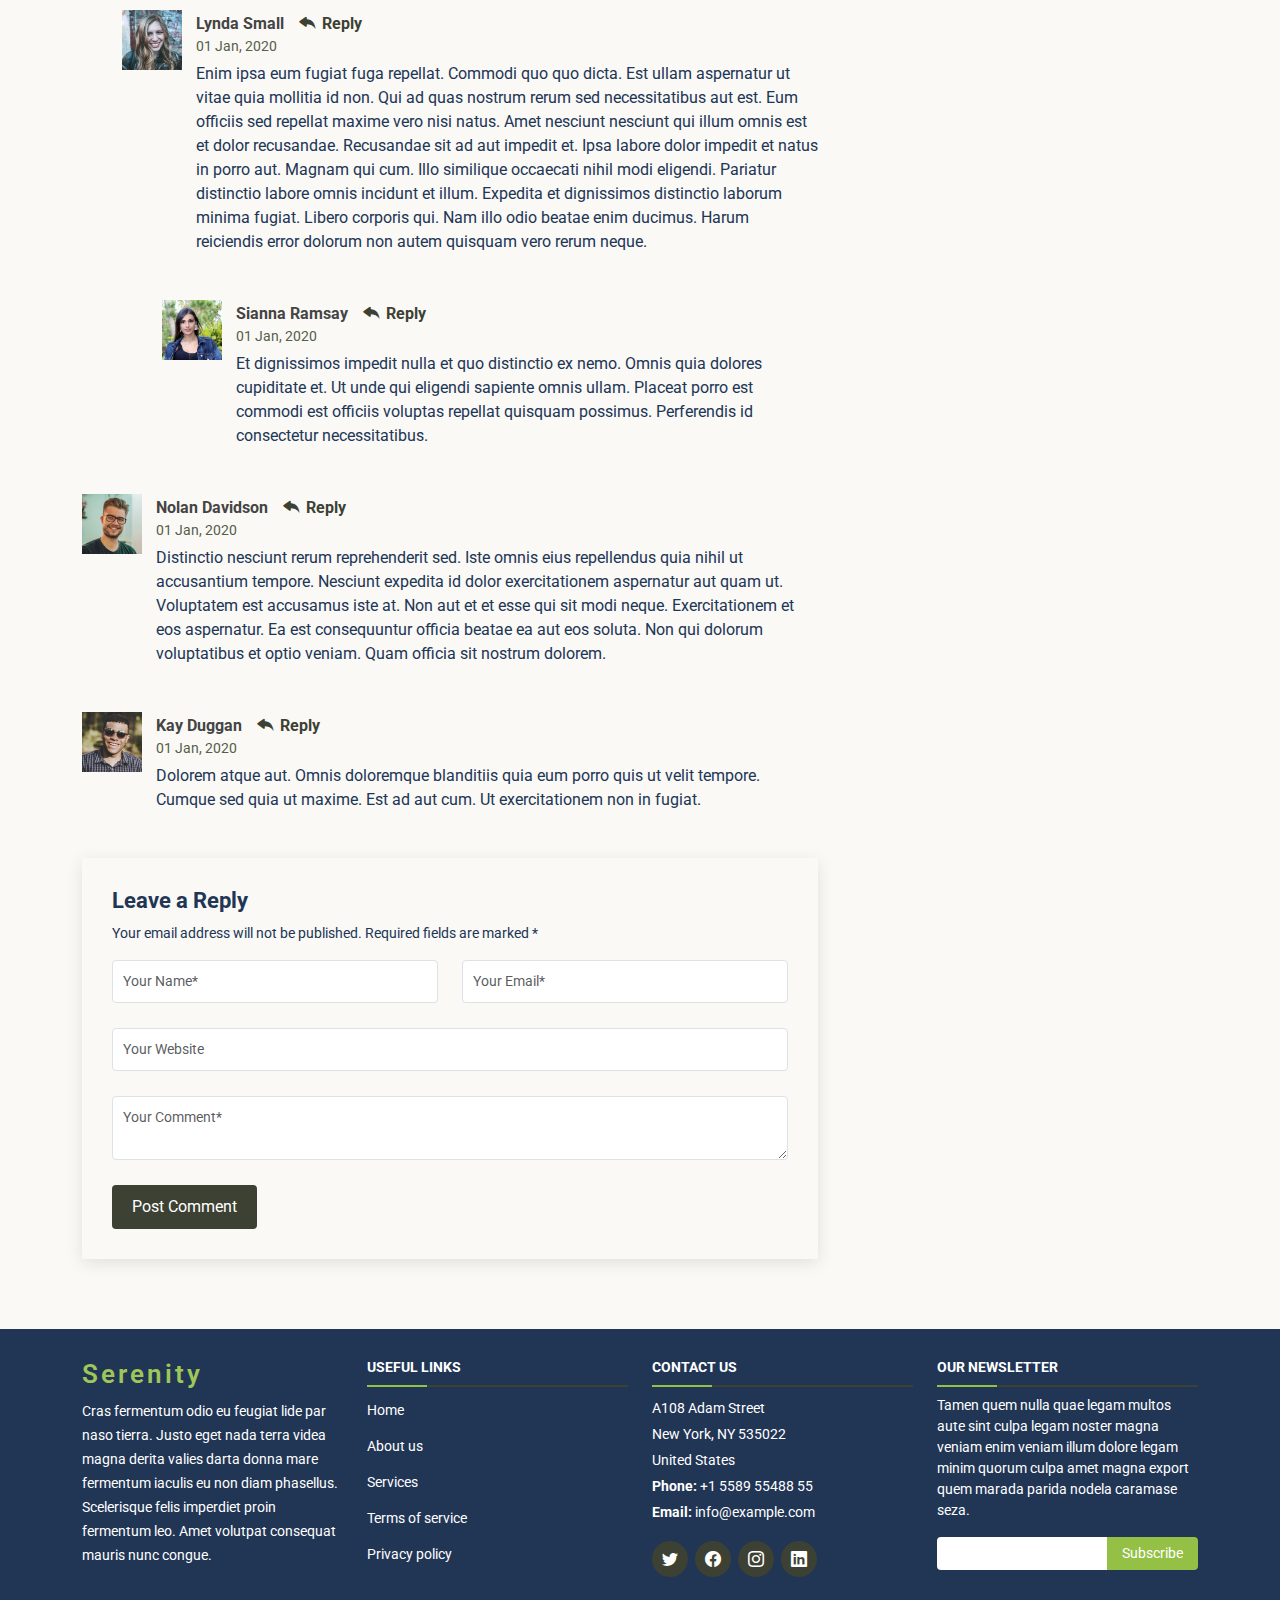
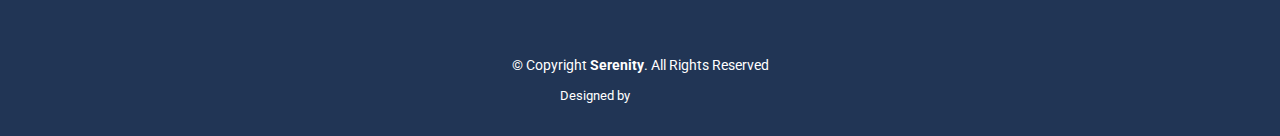
<file: blog-single.html>
<!DOCTYPE html>
<html lang="en">

<head>
  <meta charset="utf-8">
  <meta content="width=device-width, initial-scale=1.0" name="viewport">

  <title>Blog Single - Serenity Bootstrap Template</title>
  <meta content="" name="description">
  <meta content="" name="keywords">

  <!-- Favicons -->
  <link href="assets/img/favicon.png" rel="icon">
  <link href="assets/img/apple-touch-icon.png" rel="apple-touch-icon">

  <!-- Google Fonts -->
  <link href="https://fonts.googleapis.com/css?family=Open+Sans:300,300i,400,400i,600,600i,700,700i|Raleway:300,300i,400,400i,500,500i,600,600i,700,700i|Poppins:300,300i,400,400i,500,500i,600,600i,700,700i" rel="stylesheet">

  <!-- Vendor CSS Files -->
  <link href="assets/vendor/aos/aos.css" rel="stylesheet">
  <link href="assets/vendor/bootstrap/css/bootstrap.min.css" rel="stylesheet">
  <link href="assets/vendor/bootstrap-icons/bootstrap-icons.css" rel="stylesheet">
  <link href="assets/vendor/boxicons/css/boxicons.min.css" rel="stylesheet">
  <link href="assets/vendor/glightbox/css/glightbox.min.css" rel="stylesheet">
  <link href="assets/vendor/swiper/swiper-bundle.min.css" rel="stylesheet">

  <!-- Template Main CSS File -->
  <link href="assets/css/style.css" rel="stylesheet">

  <!-- =======================================================
  * Template Name: Serenity
  * Template URL: https://bootstrapmade.com/serenity-bootstrap-corporate-template/
  * Updated: Mar 17 2024 with Bootstrap v5.3.3
  * Author: BootstrapMade.com
  * License: https://bootstrapmade.com/license/
  ======================================================== -->
</head>

<body>

  <!-- ======= Header ======= -->
  <header id="header" class="fixed-top d-flex align-items-center">
    <div class="container d-flex align-items-center justify-content-between">

      <div class="logo">
        <h1 class="text-light"><a href="index.html">Serenity</a></h1>
        <!-- Uncomment below if you prefer to use an image logo -->
        <!-- <a href="index.html"><img src="assets/img/logo.png" alt="" class="img-fluid"></a>-->
      </div>

      <nav id="navbar" class="navbar">
        <ul>
          <li><a href="index.html">Home</a></li>
          <li class="dropdown"><a href="#"><span>About</span> <i class="bi bi-chevron-down"></i></a>
            <ul>
              <li><a href="about.html">About</a></li>
              <li><a href="team.html">Team</a></li>
              <li class="dropdown"><a href="#"><span>Deep Drop Down</span> <i class="bi bi-chevron-right"></i></a>
                <ul>
                  <li><a href="#">Deep Drop Down 1</a></li>
                  <li><a href="#">Deep Drop Down 2</a></li>
                  <li><a href="#">Deep Drop Down 3</a></li>
                  <li><a href="#">Deep Drop Down 4</a></li>
                  <li><a href="#">Deep Drop Down 5</a></li>
                </ul>
              </li>
            </ul>
          </li>
          <li><a href="services.html">Services</a></li>
          <li><a href="pricing.html">Pricing</a></li>
          <li><a href="portfolio.html">Portfolio</a></li>
          <li><a class="active" href="blog.html">Blog</a></li>
          <li><a href="contact.html">Contact</a></li>

          <li><a class="getstarted" href="about.html">Get Started</a></li>
        </ul>
        <i class="bi bi-list mobile-nav-toggle"></i>
      </nav><!-- .navbar -->

    </div>
  </header><!-- End Header -->

  <main id="main">

    <!-- ======= Breadcrumbs ======= -->
    <section id="breadcrumbs" class="breadcrumbs">
      <div class="breadcrumb-hero">
        <div class="container">
          <div class="breadcrumb-hero">
            <h2>Blog</h2>
            <p>Est dolorum ut non facere possimus quibusdam eligendi voluptatem. Quia id aut similique quia voluptas sit quaerat debitis. Rerum omnis ipsam aperiam consequatur laboriosam nemo harum praesentium. </p>
          </div>
        </div>
      </div>
      <div class="container">
        <ol>
          <li><a href="index.html">Home</a></li>
          <li><a href="blog.html">Blog</a></li>
          <li>Dolorum optio tempore voluptas dignissimos cumque fuga qui quibusdam quia</li>
        </ol>
      </div>
    </section><!-- End Breadcrumbs -->

    <!-- ======= Blog Single Section ======= -->
    <section id="blog" class="blog">
      <div class="container" data-aos="fade-up">

        <div class="row">

          <div class="col-lg-8 entries">

            <article class="entry entry-single">

              <div class="entry-img">
                <img src="assets/img/blog/blog-1.jpg" alt="" class="img-fluid">
              </div>

              <h2 class="entry-title">
                <a href="blog-single.html">Dolorum optio tempore voluptas dignissimos cumque fuga qui quibusdam quia</a>
              </h2>

              <div class="entry-meta">
                <ul>
                  <li class="d-flex align-items-center"><i class="bi bi-person"></i> <a href="blog-single.html">John Doe</a></li>
                  <li class="d-flex align-items-center"><i class="bi bi-clock"></i> <a href="blog-single.html"><time datetime="2020-01-01">Jan 1, 2020</time></a></li>
                  <li class="d-flex align-items-center"><i class="bi bi-chat-dots"></i> <a href="blog-single.html">12 Comments</a></li>
                </ul>
              </div>

              <div class="entry-content">
                <p>
                  Similique neque nam consequuntur ad non maxime aliquam quas. Quibusdam animi praesentium. Aliquam et laboriosam eius aut nostrum quidem aliquid dicta.
                  Et eveniet enim. Qui velit est ea dolorem doloremque deleniti aperiam unde soluta. Est cum et quod quos aut ut et sit sunt. Voluptate porro consequatur assumenda perferendis dolore.
                </p>

                <p>
                  Sit repellat hic cupiditate hic ut nemo. Quis nihil sunt non reiciendis. Sequi in accusamus harum vel aspernatur. Excepturi numquam nihil cumque odio. Et voluptate cupiditate.
                </p>

                <blockquote>
                  <p>
                    Et vero doloremque tempore voluptatem ratione vel aut. Deleniti sunt animi aut. Aut eos aliquam doloribus minus autem quos.
                  </p>
                </blockquote>

                <p>
                  Sed quo laboriosam qui architecto. Occaecati repellendus omnis dicta inventore tempore provident voluptas mollitia aliquid. Id repellendus quia. Asperiores nihil magni dicta est suscipit perspiciatis. Voluptate ex rerum assumenda dolores nihil quaerat.
                  Dolor porro tempora et quibusdam voluptas. Beatae aut at ad qui tempore corrupti velit quisquam rerum. Omnis dolorum exercitationem harum qui qui blanditiis neque.
                  Iusto autem itaque. Repudiandae hic quae aspernatur ea neque qui. Architecto voluptatem magni. Vel magnam quod et tempora deleniti error rerum nihil tempora.
                </p>

                <h3>Et quae iure vel ut odit alias.</h3>
                <p>
                  Officiis animi maxime nulla quo et harum eum quis a. Sit hic in qui quos fugit ut rerum atque. Optio provident dolores atque voluptatem rem excepturi molestiae qui. Voluptatem laborum omnis ullam quibusdam perspiciatis nulla nostrum. Voluptatum est libero eum nesciunt aliquid qui.
                  Quia et suscipit non sequi. Maxime sed odit. Beatae nesciunt nesciunt accusamus quia aut ratione aspernatur dolor. Sint harum eveniet dicta exercitationem minima. Exercitationem omnis asperiores natus aperiam dolor consequatur id ex sed. Quibusdam rerum dolores sint consequatur quidem ea.
                  Beatae minima sunt libero soluta sapiente in rem assumenda. Et qui odit voluptatem. Cum quibusdam voluptatem voluptatem accusamus mollitia aut atque aut.
                </p>
                <img src="assets/img/blog/blog-inside-post.jpg" class="img-fluid" alt="">

                <h3>Ut repellat blanditiis est dolore sunt dolorum quae.</h3>
                <p>
                  Rerum ea est assumenda pariatur quasi et quam. Facilis nam porro amet nostrum. In assumenda quia quae a id praesentium. Quos deleniti libero sed occaecati aut porro autem. Consectetur sed excepturi sint non placeat quia repellat incidunt labore. Autem facilis hic dolorum dolores vel.
                  Consectetur quasi id et optio praesentium aut asperiores eaque aut. Explicabo omnis quibusdam esse. Ex libero illum iusto totam et ut aut blanditiis. Veritatis numquam ut illum ut a quam vitae.
                </p>
                <p>
                  Alias quia non aliquid. Eos et ea velit. Voluptatem maxime enim omnis ipsa voluptas incidunt. Nulla sit eaque mollitia nisi asperiores est veniam.
                </p>

              </div>

              <div class="entry-footer">
                <i class="bi bi-folder"></i>
                <ul class="cats">
                  <li><a href="#">Business</a></li>
                </ul>

                <i class="bi bi-tags"></i>
                <ul class="tags">
                  <li><a href="#">Creative</a></li>
                  <li><a href="#">Tips</a></li>
                  <li><a href="#">Marketing</a></li>
                </ul>
              </div>

            </article><!-- End blog entry -->

            <div class="blog-author d-flex align-items-center">
              <img src="assets/img/blog/blog-author.jpg" class="rounded-circle float-left" alt="">
              <div>
                <h4>Jane Smith</h4>
                <div class="social-links">
                  <a href="https://twitters.com/#"><i class="bi bi-twitter"></i></a>
                  <a href="https://facebook.com/#"><i class="bi bi-facebook"></i></a>
                  <a href="https://instagram.com/#"><i class="biu bi-instagram"></i></a>
                </div>
                <p>
                  Itaque quidem optio quia voluptatibus dolorem dolor. Modi eum sed possimus accusantium. Quas repellat voluptatem officia numquam sint aspernatur voluptas. Esse et accusantium ut unde voluptas.
                </p>
              </div>
            </div><!-- End blog author bio -->

            <div class="blog-comments">

              <h4 class="comments-count">8 Comments</h4>

              <div id="comment-1" class="comment">
                <div class="d-flex">
                  <div class="comment-img"><img src="assets/img/blog/comments-1.jpg" alt=""></div>
                  <div>
                    <h5><a href="">Georgia Reader</a> <a href="#" class="reply"><i class="bi bi-reply-fill"></i> Reply</a></h5>
                    <time datetime="2020-01-01">01 Jan, 2020</time>
                    <p>
                      Et rerum totam nisi. Molestiae vel quam dolorum vel voluptatem et et. Est ad aut sapiente quis molestiae est qui cum soluta.
                      Vero aut rerum vel. Rerum quos laboriosam placeat ex qui. Sint qui facilis et.
                    </p>
                  </div>
                </div>
              </div><!-- End comment #1 -->

              <div id="comment-2" class="comment">
                <div class="d-flex">
                  <div class="comment-img"><img src="assets/img/blog/comments-2.jpg" alt=""></div>
                  <div>
                    <h5><a href="">Aron Alvarado</a> <a href="#" class="reply"><i class="bi bi-reply-fill"></i> Reply</a></h5>
                    <time datetime="2020-01-01">01 Jan, 2020</time>
                    <p>
                      Ipsam tempora sequi voluptatem quis sapiente non. Autem itaque eveniet saepe. Officiis illo ut beatae.
                    </p>
                  </div>
                </div>

                <div id="comment-reply-1" class="comment comment-reply">
                  <div class="d-flex">
                    <div class="comment-img"><img src="assets/img/blog/comments-3.jpg" alt=""></div>
                    <div>
                      <h5><a href="">Lynda Small</a> <a href="#" class="reply"><i class="bi bi-reply-fill"></i> Reply</a></h5>
                      <time datetime="2020-01-01">01 Jan, 2020</time>
                      <p>
                        Enim ipsa eum fugiat fuga repellat. Commodi quo quo dicta. Est ullam aspernatur ut vitae quia mollitia id non. Qui ad quas nostrum rerum sed necessitatibus aut est. Eum officiis sed repellat maxime vero nisi natus. Amet nesciunt nesciunt qui illum omnis est et dolor recusandae.

                        Recusandae sit ad aut impedit et. Ipsa labore dolor impedit et natus in porro aut. Magnam qui cum. Illo similique occaecati nihil modi eligendi. Pariatur distinctio labore omnis incidunt et illum. Expedita et dignissimos distinctio laborum minima fugiat.

                        Libero corporis qui. Nam illo odio beatae enim ducimus. Harum reiciendis error dolorum non autem quisquam vero rerum neque.
                      </p>
                    </div>
                  </div>

                  <div id="comment-reply-2" class="comment comment-reply">
                    <div class="d-flex">
                      <div class="comment-img"><img src="assets/img/blog/comments-4.jpg" alt=""></div>
                      <div>
                        <h5><a href="">Sianna Ramsay</a> <a href="#" class="reply"><i class="bi bi-reply-fill"></i> Reply</a></h5>
                        <time datetime="2020-01-01">01 Jan, 2020</time>
                        <p>
                          Et dignissimos impedit nulla et quo distinctio ex nemo. Omnis quia dolores cupiditate et. Ut unde qui eligendi sapiente omnis ullam. Placeat porro est commodi est officiis voluptas repellat quisquam possimus. Perferendis id consectetur necessitatibus.
                        </p>
                      </div>
                    </div>

                  </div><!-- End comment reply #2-->

                </div><!-- End comment reply #1-->

              </div><!-- End comment #2-->

              <div id="comment-3" class="comment">
                <div class="d-flex">
                  <div class="comment-img"><img src="assets/img/blog/comments-5.jpg" alt=""></div>
                  <div>
                    <h5><a href="">Nolan Davidson</a> <a href="#" class="reply"><i class="bi bi-reply-fill"></i> Reply</a></h5>
                    <time datetime="2020-01-01">01 Jan, 2020</time>
                    <p>
                      Distinctio nesciunt rerum reprehenderit sed. Iste omnis eius repellendus quia nihil ut accusantium tempore. Nesciunt expedita id dolor exercitationem aspernatur aut quam ut. Voluptatem est accusamus iste at.
                      Non aut et et esse qui sit modi neque. Exercitationem et eos aspernatur. Ea est consequuntur officia beatae ea aut eos soluta. Non qui dolorum voluptatibus et optio veniam. Quam officia sit nostrum dolorem.
                    </p>
                  </div>
                </div>

              </div><!-- End comment #3 -->

              <div id="comment-4" class="comment">
                <div class="d-flex">
                  <div class="comment-img"><img src="assets/img/blog/comments-6.jpg" alt=""></div>
                  <div>
                    <h5><a href="">Kay Duggan</a> <a href="#" class="reply"><i class="bi bi-reply-fill"></i> Reply</a></h5>
                    <time datetime="2020-01-01">01 Jan, 2020</time>
                    <p>
                      Dolorem atque aut. Omnis doloremque blanditiis quia eum porro quis ut velit tempore. Cumque sed quia ut maxime. Est ad aut cum. Ut exercitationem non in fugiat.
                    </p>
                  </div>
                </div>

              </div><!-- End comment #4 -->

              <div class="reply-form">
                <h4>Leave a Reply</h4>
                <p>Your email address will not be published. Required fields are marked * </p>
                <form action="">
                  <div class="row">
                    <div class="col-md-6 form-group">
                      <input name="name" type="text" class="form-control" placeholder="Your Name*">
                    </div>
                    <div class="col-md-6 form-group">
                      <input name="email" type="text" class="form-control" placeholder="Your Email*">
                    </div>
                  </div>
                  <div class="row">
                    <div class="col form-group">
                      <input name="website" type="text" class="form-control" placeholder="Your Website">
                    </div>
                  </div>
                  <div class="row">
                    <div class="col form-group">
                      <textarea name="comment" class="form-control" placeholder="Your Comment*"></textarea>
                    </div>
                  </div>
                  <button type="submit" class="btn btn-primary">Post Comment</button>

                </form>

              </div>

            </div><!-- End blog comments -->

          </div><!-- End blog entries list -->

          <div class="col-lg-4">

            <div class="sidebar">

              <h3 class="sidebar-title">Search</h3>
              <div class="sidebar-item search-form">
                <form action="">
                  <input type="text">
                  <button type="submit"><i class="bi bi-search"></i></button>
                </form>
              </div><!-- End sidebar search formn-->

              <h3 class="sidebar-title">Categories</h3>
              <div class="sidebar-item categories">
                <ul>
                  <li><a href="#">General <span>(25)</span></a></li>
                  <li><a href="#">Lifestyle <span>(12)</span></a></li>
                  <li><a href="#">Travel <span>(5)</span></a></li>
                  <li><a href="#">Design <span>(22)</span></a></li>
                  <li><a href="#">Creative <span>(8)</span></a></li>
                  <li><a href="#">Educaion <span>(14)</span></a></li>
                </ul>
              </div><!-- End sidebar categories-->

              <h3 class="sidebar-title">Recent Posts</h3>
              <div class="sidebar-item recent-posts">
                <div class="post-item clearfix">
                  <img src="assets/img/blog/blog-recent-1.jpg" alt="">
                  <h4><a href="blog-single.html">Nihil blanditiis at in nihil autem</a></h4>
                  <time datetime="2020-01-01">Jan 1, 2020</time>
                </div>

                <div class="post-item clearfix">
                  <img src="assets/img/blog/blog-recent-2.jpg" alt="">
                  <h4><a href="blog-single.html">Quidem autem et impedit</a></h4>
                  <time datetime="2020-01-01">Jan 1, 2020</time>
                </div>

                <div class="post-item clearfix">
                  <img src="assets/img/blog/blog-recent-3.jpg" alt="">
                  <h4><a href="blog-single.html">Id quia et et ut maxime similique occaecati ut</a></h4>
                  <time datetime="2020-01-01">Jan 1, 2020</time>
                </div>

                <div class="post-item clearfix">
                  <img src="assets/img/blog/blog-recent-4.jpg" alt="">
                  <h4><a href="blog-single.html">Laborum corporis quo dara net para</a></h4>
                  <time datetime="2020-01-01">Jan 1, 2020</time>
                </div>

                <div class="post-item clearfix">
                  <img src="assets/img/blog/blog-recent-5.jpg" alt="">
                  <h4><a href="blog-single.html">Et dolores corrupti quae illo quod dolor</a></h4>
                  <time datetime="2020-01-01">Jan 1, 2020</time>
                </div>

              </div><!-- End sidebar recent posts-->

              <h3 class="sidebar-title">Tags</h3>
              <div class="sidebar-item tags">
                <ul>
                  <li><a href="#">App</a></li>
                  <li><a href="#">IT</a></li>
                  <li><a href="#">Business</a></li>
                  <li><a href="#">Mac</a></li>
                  <li><a href="#">Design</a></li>
                  <li><a href="#">Office</a></li>
                  <li><a href="#">Creative</a></li>
                  <li><a href="#">Studio</a></li>
                  <li><a href="#">Smart</a></li>
                  <li><a href="#">Tips</a></li>
                  <li><a href="#">Marketing</a></li>
                </ul>
              </div><!-- End sidebar tags-->

            </div><!-- End sidebar -->

          </div><!-- End blog sidebar -->

        </div>

      </div>
    </section><!-- End Blog Single Section -->

  </main><!-- End #main -->

  <!-- ======= Footer ======= -->
  <footer id="footer">
    <div class="footer-top">
      <div class="container">
        <div class="row">

          <div class="col-lg-3 col-md-6 footer-info">
            <h3>Serenity</h3>
            <p>Cras fermentum odio eu feugiat lide par naso tierra. Justo eget nada terra videa magna derita valies darta donna mare fermentum iaculis eu non diam phasellus. Scelerisque felis imperdiet proin fermentum leo. Amet volutpat consequat mauris nunc congue.</p>
          </div>

          <div class="col-lg-3 col-md-6 footer-links">
            <h4>Useful Links</h4>
            <ul>
              <li><a href="#">Home</a></li>
              <li><a href="#">About us</a></li>
              <li><a href="#">Services</a></li>
              <li><a href="#">Terms of service</a></li>
              <li><a href="#">Privacy policy</a></li>
            </ul>
          </div>

          <div class="col-lg-3 col-md-6 footer-contact">
            <h4>Contact Us</h4>
            <p>
              A108 Adam Street <br>
              New York, NY 535022<br>
              United States <br>
              <strong>Phone:</strong> +1 5589 55488 55<br>
              <strong>Email:</strong> info@example.com<br>
            </p>

            <div class="social-links">
              <a href="#" class="twitter"><i class="bi bi-twitter"></i></a>
              <a href="#" class="facebook"><i class="bi bi-facebook"></i></a>
              <a href="#" class="instagram"><i class="bi bi-instagram"></i></a>
              <a href="#" class="linkedin"><i class="bi bi-linkedin"></i></a>
            </div>

          </div>

          <div class="col-lg-3 col-md-6 footer-newsletter">
            <h4>Our Newsletter</h4>
            <p>Tamen quem nulla quae legam multos aute sint culpa legam noster magna veniam enim veniam illum dolore legam minim quorum culpa amet magna export quem marada parida nodela caramase seza.</p>
            <form action="" method="post">
              <input type="email" name="email"><input type="submit" value="Subscribe">
            </form>
          </div>

        </div>
      </div>
    </div>

    <div class="container">
      <div class="copyright">
        &copy; Copyright <strong><span>Serenity</span></strong>. All Rights Reserved
      </div>
      <div class="credits">
        <!-- All the links in the footer should remain intact. -->
        <!-- You can delete the links only if you purchased the pro version. -->
        <!-- Licensing information: https://bootstrapmade.com/license/ -->
        <!-- Purchase the pro version with working PHP/AJAX contact form: https://bootstrapmade.com/serenity-bootstrap-corporate-template/ -->
        Designed by <a href="https://bootstrapmade.com/">BootstrapMade</a>
      </div>
    </div>
  </footer><!-- End Footer -->

  <a href="#" class="back-to-top d-flex align-items-center justify-content-center"><i class="bi bi-arrow-up-short"></i></a>

  <!-- Vendor JS Files -->
  <script src="assets/vendor/purecounter/purecounter_vanilla.js"></script>
  <script src="assets/vendor/aos/aos.js"></script>
  <script src="assets/vendor/bootstrap/js/bootstrap.bundle.min.js"></script>
  <script src="assets/vendor/glightbox/js/glightbox.min.js"></script>
  <script src="assets/vendor/isotope-layout/isotope.pkgd.min.js"></script>
  <script src="assets/vendor/swiper/swiper-bundle.min.js"></script>
  <script src="assets/vendor/waypoints/noframework.waypoints.js"></script>
  <script src="assets/vendor/php-email-form/validate.js"></script>

  <!-- Template Main JS File -->
  <script src="assets/js/main.js"></script>

</body>

</html>
</file>
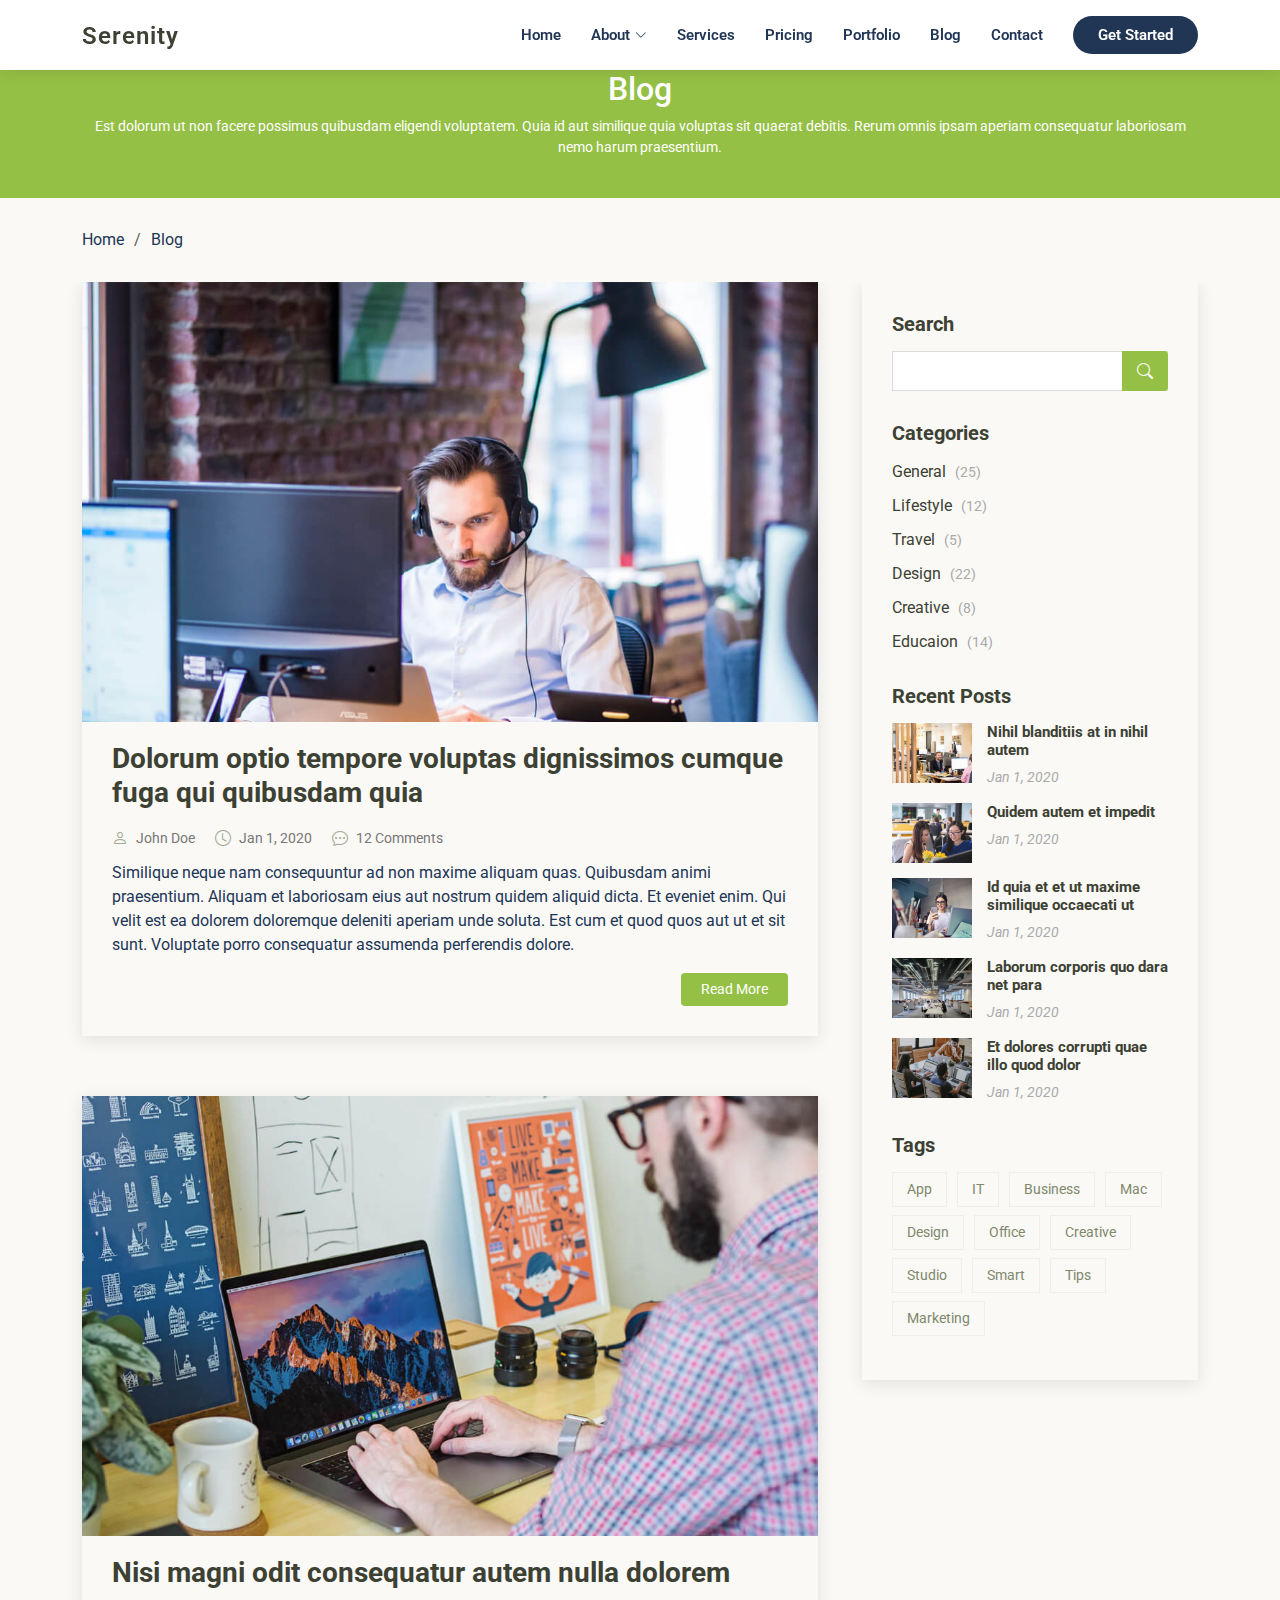
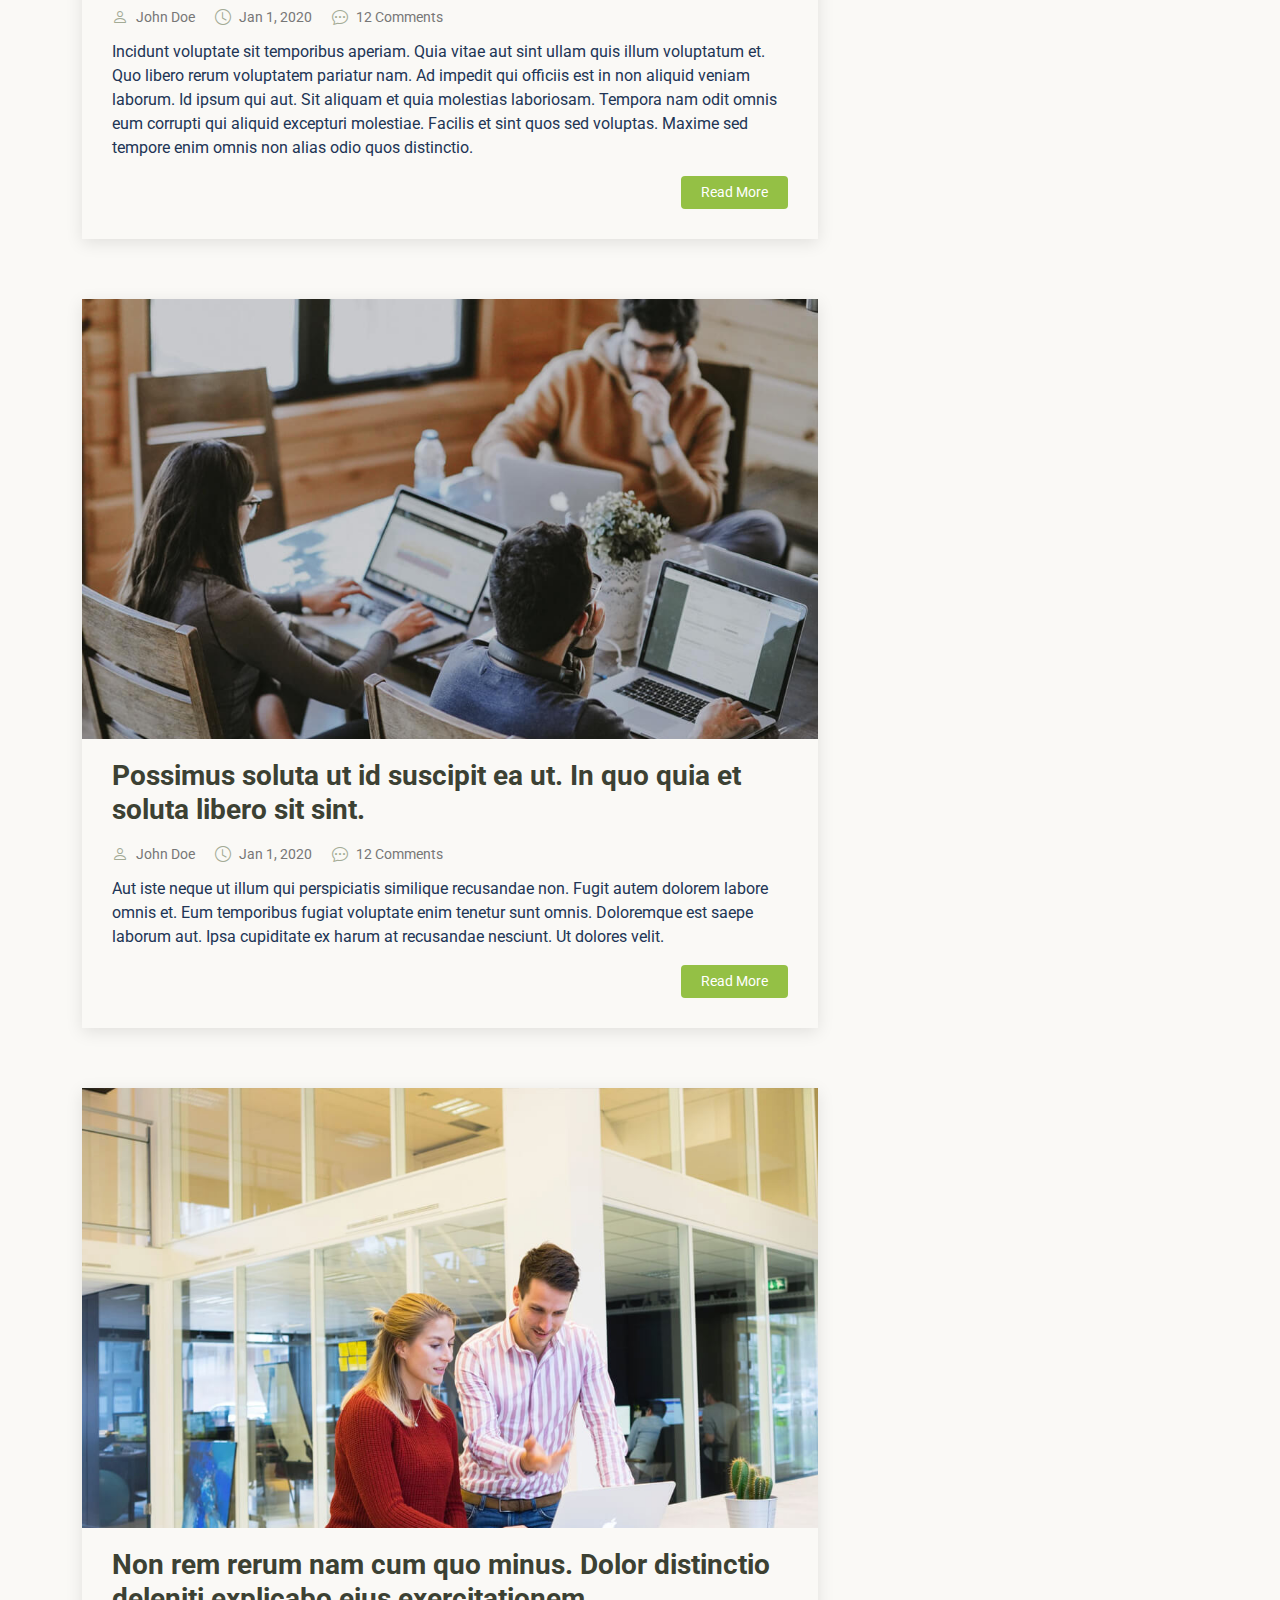
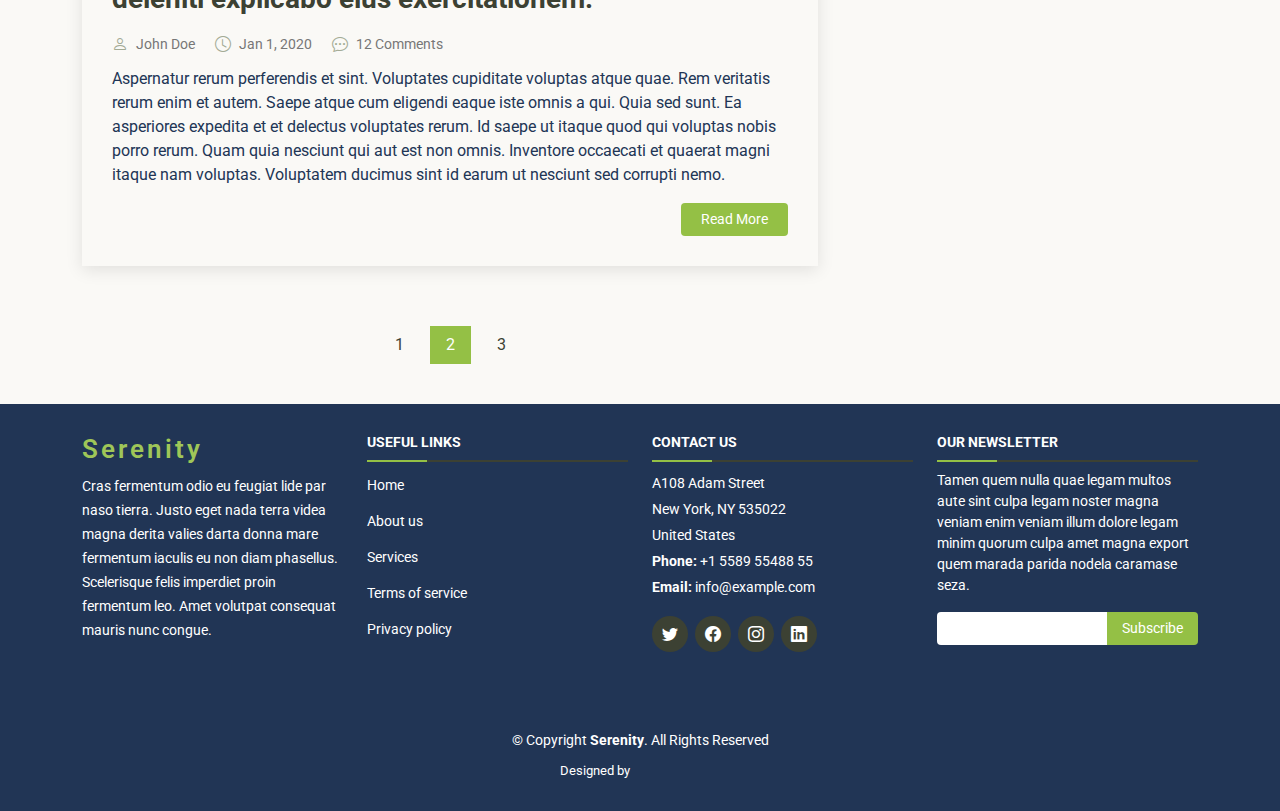
<file: blog.html>
<!DOCTYPE html>
<html lang="en">

<head>
  <meta charset="utf-8">
  <meta content="width=device-width, initial-scale=1.0" name="viewport">

  <title>Blog - Serenity Bootstrap Template</title>
  <meta content="" name="description">
  <meta content="" name="keywords">

  <!-- Favicons -->
  <link href="assets/img/favicon.png" rel="icon">
  <link href="assets/img/apple-touch-icon.png" rel="apple-touch-icon">

  <!-- Google Fonts -->
  <link href="https://fonts.googleapis.com/css?family=Open+Sans:300,300i,400,400i,600,600i,700,700i|Raleway:300,300i,400,400i,500,500i,600,600i,700,700i|Poppins:300,300i,400,400i,500,500i,600,600i,700,700i" rel="stylesheet">

  <!-- Vendor CSS Files -->
  <link href="assets/vendor/aos/aos.css" rel="stylesheet">
  <link href="assets/vendor/bootstrap/css/bootstrap.min.css" rel="stylesheet">
  <link href="assets/vendor/bootstrap-icons/bootstrap-icons.css" rel="stylesheet">
  <link href="assets/vendor/boxicons/css/boxicons.min.css" rel="stylesheet">
  <link href="assets/vendor/glightbox/css/glightbox.min.css" rel="stylesheet">
  <link href="assets/vendor/swiper/swiper-bundle.min.css" rel="stylesheet">

  <!-- Template Main CSS File -->
  <link href="assets/css/style.css" rel="stylesheet">

  <!-- =======================================================
  * Template Name: Serenity
  * Template URL: https://bootstrapmade.com/serenity-bootstrap-corporate-template/
  * Updated: Mar 17 2024 with Bootstrap v5.3.3
  * Author: BootstrapMade.com
  * License: https://bootstrapmade.com/license/
  ======================================================== -->
</head>

<body>

  <!-- ======= Header ======= -->
  <header id="header" class="fixed-top d-flex align-items-center">
    <div class="container d-flex align-items-center justify-content-between">

      <div class="logo">
        <h1 class="text-light"><a href="index.html">Serenity</a></h1>
        <!-- Uncomment below if you prefer to use an image logo -->
        <!-- <a href="index.html"><img src="assets/img/logo.png" alt="" class="img-fluid"></a>-->
      </div>

      <nav id="navbar" class="navbar">
        <ul>
          <li><a href="index.html">Home</a></li>
          <li class="dropdown"><a href="#"><span>About</span> <i class="bi bi-chevron-down"></i></a>
            <ul>
              <li><a href="about.html">About</a></li>
              <li><a href="team.html">Team</a></li>
              <li class="dropdown"><a href="#"><span>Deep Drop Down</span> <i class="bi bi-chevron-right"></i></a>
                <ul>
                  <li><a href="#">Deep Drop Down 1</a></li>
                  <li><a href="#">Deep Drop Down 2</a></li>
                  <li><a href="#">Deep Drop Down 3</a></li>
                  <li><a href="#">Deep Drop Down 4</a></li>
                  <li><a href="#">Deep Drop Down 5</a></li>
                </ul>
              </li>
            </ul>
          </li>
          <li><a href="services.html">Services</a></li>
          <li><a href="pricing.html">Pricing</a></li>
          <li><a href="portfolio.html">Portfolio</a></li>
          <li><a class="active" href="blog.html">Blog</a></li>
          <li><a href="contact.html">Contact</a></li>

          <li><a class="getstarted" href="about.html">Get Started</a></li>
        </ul>
        <i class="bi bi-list mobile-nav-toggle"></i>
      </nav><!-- .navbar -->

    </div>
  </header><!-- End Header -->

  <main id="main">

    <!-- ======= Breadcrumbs ======= -->
    <section id="breadcrumbs" class="breadcrumbs">
      <div class="breadcrumb-hero">
        <div class="container">
          <div class="breadcrumb-hero">
            <h2>Blog</h2>
            <p>Est dolorum ut non facere possimus quibusdam eligendi voluptatem. Quia id aut similique quia voluptas sit quaerat debitis. Rerum omnis ipsam aperiam consequatur laboriosam nemo harum praesentium. </p>
          </div>
        </div>
      </div>
      <div class="container">
        <ol>
          <li><a href="index.html">Home</a></li>
          <li>Blog</li>
        </ol>
      </div>
    </section><!-- End Breadcrumbs -->

    <!-- ======= Blog Section ======= -->
    <section id="blog" class="blog">
      <div class="container" data-aos="fade-up">

        <div class="row">

          <div class="col-lg-8 entries">

            <article class="entry">

              <div class="entry-img">
                <img src="assets/img/blog/blog-1.jpg" alt="" class="img-fluid">
              </div>

              <h2 class="entry-title">
                <a href="blog-single.html">Dolorum optio tempore voluptas dignissimos cumque fuga qui quibusdam quia</a>
              </h2>

              <div class="entry-meta">
                <ul>
                  <li class="d-flex align-items-center"><i class="bi bi-person"></i> <a href="blog-single.html">John Doe</a></li>
                  <li class="d-flex align-items-center"><i class="bi bi-clock"></i> <a href="blog-single.html"><time datetime="2020-01-01">Jan 1, 2020</time></a></li>
                  <li class="d-flex align-items-center"><i class="bi bi-chat-dots"></i> <a href="blog-single.html">12 Comments</a></li>
                </ul>
              </div>

              <div class="entry-content">
                <p>
                  Similique neque nam consequuntur ad non maxime aliquam quas. Quibusdam animi praesentium. Aliquam et laboriosam eius aut nostrum quidem aliquid dicta.
                  Et eveniet enim. Qui velit est ea dolorem doloremque deleniti aperiam unde soluta. Est cum et quod quos aut ut et sit sunt. Voluptate porro consequatur assumenda perferendis dolore.
                </p>
                <div class="read-more">
                  <a href="blog-single.html">Read More</a>
                </div>
              </div>

            </article><!-- End blog entry -->

            <article class="entry">

              <div class="entry-img">
                <img src="assets/img/blog/blog-2.jpg" alt="" class="img-fluid">
              </div>

              <h2 class="entry-title">
                <a href="blog-single.html">Nisi magni odit consequatur autem nulla dolorem</a>
              </h2>

              <div class="entry-meta">
                <ul>
                  <li class="d-flex align-items-center"><i class="bi bi-person"></i> <a href="blog-single.html">John Doe</a></li>
                  <li class="d-flex align-items-center"><i class="bi bi-clock"></i> <a href="blog-single.html"><time datetime="2020-01-01">Jan 1, 2020</time></a></li>
                  <li class="d-flex align-items-center"><i class="bi bi-chat-dots"></i> <a href="blog-single.html">12 Comments</a></li>
                </ul>
              </div>

              <div class="entry-content">
                <p>
                  Incidunt voluptate sit temporibus aperiam. Quia vitae aut sint ullam quis illum voluptatum et. Quo libero rerum voluptatem pariatur nam.
                  Ad impedit qui officiis est in non aliquid veniam laborum. Id ipsum qui aut. Sit aliquam et quia molestias laboriosam. Tempora nam odit omnis eum corrupti qui aliquid excepturi molestiae. Facilis et sint quos sed voluptas. Maxime sed tempore enim omnis non alias odio quos distinctio.
                </p>
                <div class="read-more">
                  <a href="blog-single.html">Read More</a>
                </div>
              </div>

            </article><!-- End blog entry -->

            <article class="entry">

              <div class="entry-img">
                <img src="assets/img/blog/blog-3.jpg" alt="" class="img-fluid">
              </div>

              <h2 class="entry-title">
                <a href="blog-single.html">Possimus soluta ut id suscipit ea ut. In quo quia et soluta libero sit sint.</a>
              </h2>

              <div class="entry-meta">
                <ul>
                  <li class="d-flex align-items-center"><i class="bi bi-person"></i> <a href="blog-single.html">John Doe</a></li>
                  <li class="d-flex align-items-center"><i class="bi bi-clock"></i> <a href="blog-single.html"><time datetime="2020-01-01">Jan 1, 2020</time></a></li>
                  <li class="d-flex align-items-center"><i class="bi bi-chat-dots"></i> <a href="blog-single.html">12 Comments</a></li>
                </ul>
              </div>

              <div class="entry-content">
                <p>
                  Aut iste neque ut illum qui perspiciatis similique recusandae non. Fugit autem dolorem labore omnis et. Eum temporibus fugiat voluptate enim tenetur sunt omnis.
                  Doloremque est saepe laborum aut. Ipsa cupiditate ex harum at recusandae nesciunt. Ut dolores velit.
                </p>
                <div class="read-more">
                  <a href="blog-single.html">Read More</a>
                </div>
              </div>

            </article><!-- End blog entry -->

            <article class="entry">

              <div class="entry-img">
                <img src="assets/img/blog/blog-4.jpg" alt="" class="img-fluid">
              </div>

              <h2 class="entry-title">
                <a href="blog-single.html">Non rem rerum nam cum quo minus. Dolor distinctio deleniti explicabo eius exercitationem.</a>
              </h2>

              <div class="entry-meta">
                <ul>
                  <li class="d-flex align-items-center"><i class="bi bi-person"></i> <a href="blog-single.html">John Doe</a></li>
                  <li class="d-flex align-items-center"><i class="bi bi-clock"></i> <a href="blog-single.html"><time datetime="2020-01-01">Jan 1, 2020</time></a></li>
                  <li class="d-flex align-items-center"><i class="bi bi-chat-dots"></i> <a href="blog-single.html">12 Comments</a></li>
                </ul>
              </div>

              <div class="entry-content">
                <p>
                  Aspernatur rerum perferendis et sint. Voluptates cupiditate voluptas atque quae. Rem veritatis rerum enim et autem. Saepe atque cum eligendi eaque iste omnis a qui.
                  Quia sed sunt. Ea asperiores expedita et et delectus voluptates rerum. Id saepe ut itaque quod qui voluptas nobis porro rerum. Quam quia nesciunt qui aut est non omnis. Inventore occaecati et quaerat magni itaque nam voluptas. Voluptatem ducimus sint id earum ut nesciunt sed corrupti nemo.
                </p>
                <div class="read-more">
                  <a href="blog-single.html">Read More</a>
                </div>
              </div>

            </article><!-- End blog entry -->

            <div class="blog-pagination">
              <ul class="justify-content-center">
                <li><a href="#">1</a></li>
                <li class="active"><a href="#">2</a></li>
                <li><a href="#">3</a></li>
              </ul>
            </div>

          </div><!-- End blog entries list -->

          <div class="col-lg-4">

            <div class="sidebar">

              <h3 class="sidebar-title">Search</h3>
              <div class="sidebar-item search-form">
                <form action="">
                  <input type="text">
                  <button type="submit"><i class="bi bi-search"></i></button>
                </form>
              </div><!-- End sidebar search formn-->

              <h3 class="sidebar-title">Categories</h3>
              <div class="sidebar-item categories">
                <ul>
                  <li><a href="#">General <span>(25)</span></a></li>
                  <li><a href="#">Lifestyle <span>(12)</span></a></li>
                  <li><a href="#">Travel <span>(5)</span></a></li>
                  <li><a href="#">Design <span>(22)</span></a></li>
                  <li><a href="#">Creative <span>(8)</span></a></li>
                  <li><a href="#">Educaion <span>(14)</span></a></li>
                </ul>
              </div><!-- End sidebar categories-->

              <h3 class="sidebar-title">Recent Posts</h3>
              <div class="sidebar-item recent-posts">
                <div class="post-item clearfix">
                  <img src="assets/img/blog/blog-recent-1.jpg" alt="">
                  <h4><a href="blog-single.html">Nihil blanditiis at in nihil autem</a></h4>
                  <time datetime="2020-01-01">Jan 1, 2020</time>
                </div>

                <div class="post-item clearfix">
                  <img src="assets/img/blog/blog-recent-2.jpg" alt="">
                  <h4><a href="blog-single.html">Quidem autem et impedit</a></h4>
                  <time datetime="2020-01-01">Jan 1, 2020</time>
                </div>

                <div class="post-item clearfix">
                  <img src="assets/img/blog/blog-recent-3.jpg" alt="">
                  <h4><a href="blog-single.html">Id quia et et ut maxime similique occaecati ut</a></h4>
                  <time datetime="2020-01-01">Jan 1, 2020</time>
                </div>

                <div class="post-item clearfix">
                  <img src="assets/img/blog/blog-recent-4.jpg" alt="">
                  <h4><a href="blog-single.html">Laborum corporis quo dara net para</a></h4>
                  <time datetime="2020-01-01">Jan 1, 2020</time>
                </div>

                <div class="post-item clearfix">
                  <img src="assets/img/blog/blog-recent-5.jpg" alt="">
                  <h4><a href="blog-single.html">Et dolores corrupti quae illo quod dolor</a></h4>
                  <time datetime="2020-01-01">Jan 1, 2020</time>
                </div>

              </div><!-- End sidebar recent posts-->

              <h3 class="sidebar-title">Tags</h3>
              <div class="sidebar-item tags">
                <ul>
                  <li><a href="#">App</a></li>
                  <li><a href="#">IT</a></li>
                  <li><a href="#">Business</a></li>
                  <li><a href="#">Mac</a></li>
                  <li><a href="#">Design</a></li>
                  <li><a href="#">Office</a></li>
                  <li><a href="#">Creative</a></li>
                  <li><a href="#">Studio</a></li>
                  <li><a href="#">Smart</a></li>
                  <li><a href="#">Tips</a></li>
                  <li><a href="#">Marketing</a></li>
                </ul>
              </div><!-- End sidebar tags-->

            </div><!-- End sidebar -->

          </div><!-- End blog sidebar -->

        </div>

      </div>
    </section><!-- End Blog Section -->

  </main><!-- End #main -->

  <!-- ======= Footer ======= -->
  <footer id="footer">
    <div class="footer-top">
      <div class="container">
        <div class="row">

          <div class="col-lg-3 col-md-6 footer-info">
            <h3>Serenity</h3>
            <p>Cras fermentum odio eu feugiat lide par naso tierra. Justo eget nada terra videa magna derita valies darta donna mare fermentum iaculis eu non diam phasellus. Scelerisque felis imperdiet proin fermentum leo. Amet volutpat consequat mauris nunc congue.</p>
          </div>

          <div class="col-lg-3 col-md-6 footer-links">
            <h4>Useful Links</h4>
            <ul>
              <li><a href="#">Home</a></li>
              <li><a href="#">About us</a></li>
              <li><a href="#">Services</a></li>
              <li><a href="#">Terms of service</a></li>
              <li><a href="#">Privacy policy</a></li>
            </ul>
          </div>

          <div class="col-lg-3 col-md-6 footer-contact">
            <h4>Contact Us</h4>
            <p>
              A108 Adam Street <br>
              New York, NY 535022<br>
              United States <br>
              <strong>Phone:</strong> +1 5589 55488 55<br>
              <strong>Email:</strong> info@example.com<br>
            </p>

            <div class="social-links">
              <a href="#" class="twitter"><i class="bi bi-twitter"></i></a>
              <a href="#" class="facebook"><i class="bi bi-facebook"></i></a>
              <a href="#" class="instagram"><i class="bi bi-instagram"></i></a>
              <a href="#" class="linkedin"><i class="bi bi-linkedin"></i></a>
            </div>

          </div>

          <div class="col-lg-3 col-md-6 footer-newsletter">
            <h4>Our Newsletter</h4>
            <p>Tamen quem nulla quae legam multos aute sint culpa legam noster magna veniam enim veniam illum dolore legam minim quorum culpa amet magna export quem marada parida nodela caramase seza.</p>
            <form action="" method="post">
              <input type="email" name="email"><input type="submit" value="Subscribe">
            </form>
          </div>

        </div>
      </div>
    </div>

    <div class="container">
      <div class="copyright">
        &copy; Copyright <strong><span>Serenity</span></strong>. All Rights Reserved
      </div>
      <div class="credits">
        <!-- All the links in the footer should remain intact. -->
        <!-- You can delete the links only if you purchased the pro version. -->
        <!-- Licensing information: https://bootstrapmade.com/license/ -->
        <!-- Purchase the pro version with working PHP/AJAX contact form: https://bootstrapmade.com/serenity-bootstrap-corporate-template/ -->
        Designed by <a href="https://bootstrapmade.com/">BootstrapMade</a>
      </div>
    </div>
  </footer><!-- End Footer -->

  <a href="#" class="back-to-top d-flex align-items-center justify-content-center"><i class="bi bi-arrow-up-short"></i></a>

  <!-- Vendor JS Files -->
  <script src="assets/vendor/purecounter/purecounter_vanilla.js"></script>
  <script src="assets/vendor/aos/aos.js"></script>
  <script src="assets/vendor/bootstrap/js/bootstrap.bundle.min.js"></script>
  <script src="assets/vendor/glightbox/js/glightbox.min.js"></script>
  <script src="assets/vendor/isotope-layout/isotope.pkgd.min.js"></script>
  <script src="assets/vendor/swiper/swiper-bundle.min.js"></script>
  <script src="assets/vendor/waypoints/noframework.waypoints.js"></script>
  <script src="assets/vendor/php-email-form/validate.js"></script>

  <!-- Template Main JS File -->
  <script src="assets/js/main.js"></script>

</body>

</html>
</file>
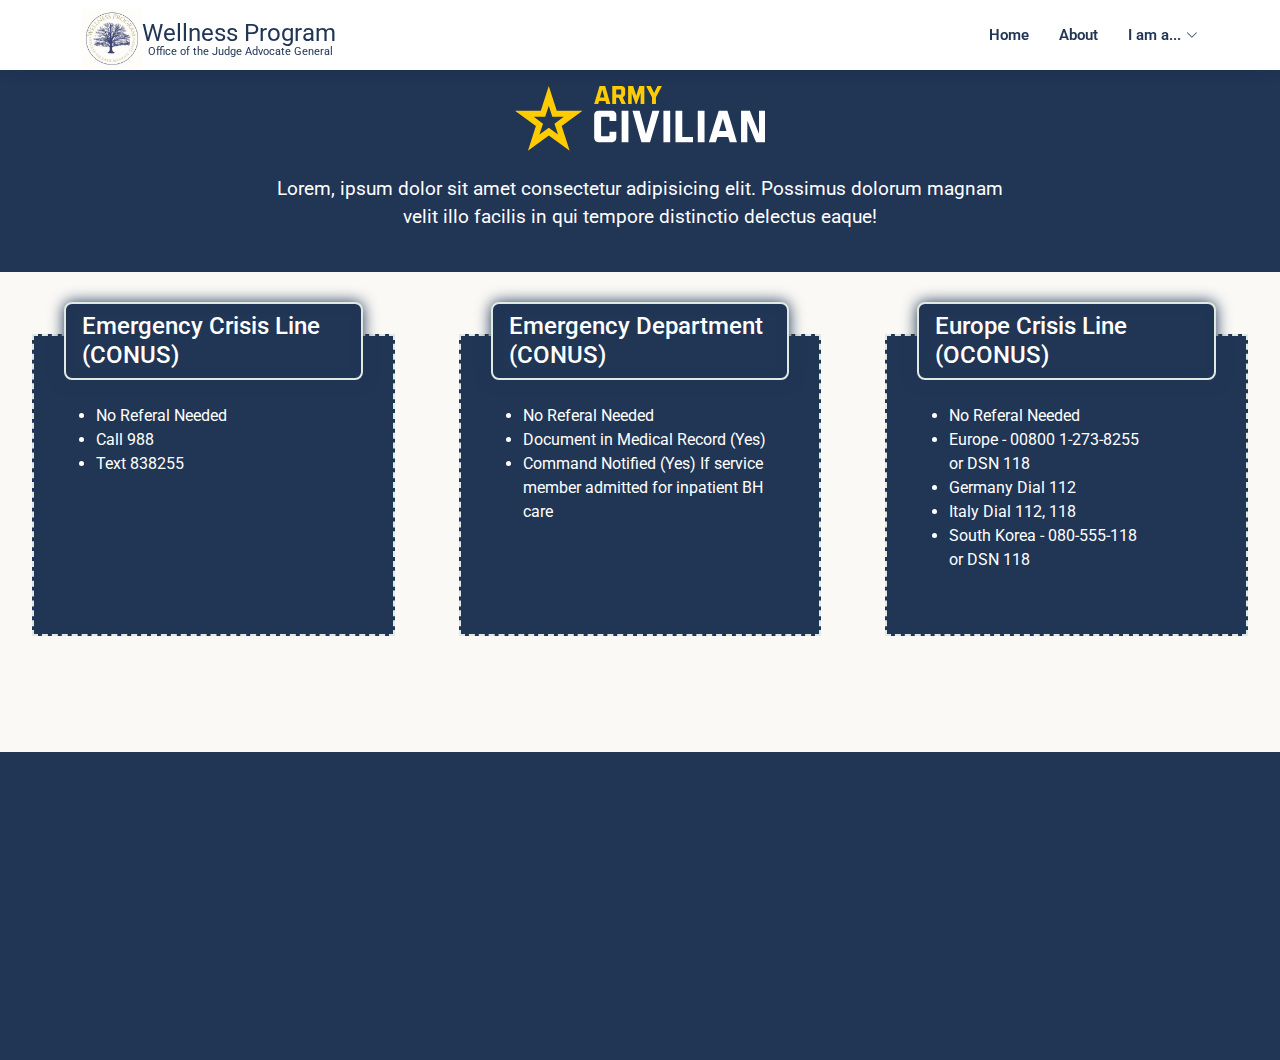
<file: civilian1.html>
<!DOCTYPE html>
<html lang="en">

<head>
  <meta charset="utf-8">
  <meta content="width=device-width, initial-scale=1.0" name="viewport">

  <title>About - Serenity Bootstrap Template</title>
  <meta content="" name="description">
  <meta content="" name="keywords">

  <!-- Favicons -->
  <link href="assets/img/favicon.png" rel="icon">
  <link href="assets/img/apple-touch-icon.png" rel="apple-touch-icon">

  <!-- Google Fonts -->
  <link href="https://fonts.googleapis.com/css?family=Open+Sans:300,300i,400,400i,600,600i,700,700i|Raleway:300,300i,400,400i,500,500i,600,600i,700,700i|Poppins:300,300i,400,400i,500,500i,600,600i,700,700i" rel="stylesheet">

  <!-- Vendor CSS Files -->
  <link href="assets/vendor/aos/aos.css" rel="stylesheet">
  <link href="assets/vendor/bootstrap/css/bootstrap.min.css" rel="stylesheet">
  <link href="assets/vendor/bootstrap-icons/bootstrap-icons.css" rel="stylesheet">
  <link href="assets/vendor/boxicons/css/boxicons.min.css" rel="stylesheet">
  <link href="assets/vendor/glightbox/css/glightbox.min.css" rel="stylesheet">
  <link href="assets/vendor/swiper/swiper-bundle.min.css" rel="stylesheet">

  <!-- Template Main CSS File -->
  <link href="assets/css/style.css" rel="stylesheet">

  <!-- =======================================================
  * Template Name: Serenity
  * Template URL: https://bootstrapmade.com/serenity-bootstrap-corporate-template/
  * Updated: Mar 17 2024 with Bootstrap v5.3.3
  * Author: BootstrapMade.com
  * License: https://bootstrapmade.com/license/
  ======================================================== -->
</head>

<body class="active1">

  <!-- ======= Header ======= -->
  <header id="header" class="fixed-top d-flex align-items-center active1">
    <div class="container d-flex align-items-center justify-content-between">

      <div class="logo">
        <!-- <h1 class="text-light"><a href="index.html"><img src="./assets/img/logo jun 2024.jpg" alt="logo" class="our-logo">Wellness</a></h1> -->
         <!-- <a href="index.html"><img src="./assets/img/logo jun 2024.jpg" alt=""></a> -->
        <!-- Uncomment below if you prefer to use an image logo -->
        <a href="index.html" class="change-text"><img src="assets/img/logo jun 2024.jpg" alt="" class="img-fluid">Wellness Program</a>
        <p class="custom-text">Office of the Judge Advocate General</p>
      </div>
      

      <nav id="navbar" class="navbar">
        <ul>
          <li><a class="active change-text" href="index.html">Home</a></li>
          <!-- <li class="dropdown"><a href="#"><span>MilLife Topics</span> <i class="bi bi-chevron-down"></i></a>
            <ul>
              <li><a href="#">Place Holder</a></li>
              <li><a href="#">Place Holder</a></li>
              <li class="dropdown"><a href="#"><span>Deep Drop Down</span> <i class="bi bi-chevron-right"></i></a>
                <ul>
                  <li><a href="#">Deep Drop Down 1</a></li>
                  <li><a href="#">Deep Drop Down 2</a></li>
                  <li><a href="#">Deep Drop Down 3</a></li>
                  <li><a href="#">Deep Drop Down 4</a></li>
                  <li><a href="#">Deep Drop Down 5</a></li>
                </ul>
              </li>
            </ul>
          </li> -->
          <!-- This is the about link -->
          <li><a class="active change-text" href="./new-about.html">About</a></li>
          <!-- This is the start of the I am link -->
          <li class="dropdown"><a class="change-text" href="#"><span>I am a...</span> <i class="bi bi-chevron-down"></i></a>
            <ul class="iam-active1">
              <li class="dropdown"><a class="change-text" href="#"><span>Active Duty</span> <i class="bi bi-chevron-right"></i></a>
                <ul class="custom-drop li active1">
                  <li class="custom-link" style="font-weight: 500; text-decoration: underline;" ><a class="custom-a change-text mobile" href="./active1.html">In Crisis</a></li>
                  <li class="custom-link" style="font-weight: 500; text-decoration: underline;"><a class="custom-a change-text mobile" href="./active2.html">Non-Urgent BH</a></li>
                  <li class="custom-link" style="font-weight: 500; text-decoration: underline;"><a class="custom-a change-text mobile" href="./active3.html">Resources</a></li>
                </ul>
              </li>     
            
              <li class="dropdown"><a class="change-text" href="#"><span>Reserve</span> <i class="bi bi-chevron-right"></i></a>
                <ul class="custom-drop li active1">
                  <li class="custom-link" style="font-weight: 500; text-decoration: underline;" ><a class="custom-a change-text mobile" href="./reserve1.html" >In Crisis</a></li>
                  <li class="custom-link" style="font-weight: 500; text-decoration: underline;"><a class="custom-a change-text mobile" href="./reserve2.html" >Non-Urgent BH</a></li>
                  <li class="custom-link" style="font-weight: 500; text-decoration: underline;"><a class="custom-a change-text mobile" href="./reserve3.html" >Resources</a></li>
                </ul>
              </li>             
              <li class="dropdown"><a class="change-text" href="#"><span>Guard</span> <i class="bi bi-chevron-right"></i></a>
                <ul class="custom-drop li active1">
                  <li class="custom-link" style="font-weight: 500; text-decoration: underline;" ><a class="custom-a change-text mobile" href="./guard1.html" >In Crisis</a></li>
                  <li class="custom-link" style="font-weight: 500; text-decoration: underline;"><a class="custom-a change-text mobile" href="./guard2.html" >Non-Urgent BH</a></li>
                  <li class="custom-link" style="font-weight: 500; text-decoration: underline;"><a class="custom-a change-text mobile" href="./guard3.html" >Resources</a></li>
                </ul>
              </li>             
              <li class="dropdown"><a class="change-text" href="#"><span>Civilian</span> <i class="bi bi-chevron-right"></i></a>
                <ul class="custom-drop li active1">
                  <li class="custom-link" style="font-weight: 500; text-decoration: underline;" ><a class="custom-a change-text mobile" href="./civilian1.html" >In Crisis</a></li>
                  <li class="custom-link" style="font-weight: 500; text-decoration: underline;"><a class="custom-a change-text mobile" href="./civilian2.html" >Non-Urgent BH</a></li>
                  <li class="custom-link" style="font-weight: 500; text-decoration: underline;"><a class="custom-a change-text mobile" href="./civilian3.html" >Resources</a></li>
                </ul>
              </li>             
            </ul>
          </li>
        
          <!-- This has been removed -->
          <!-- <li><a class="getstarted" href="about.html">Log In</a></li> -->
        </ul>
        <i class="bi bi-list mobile-nav-toggle"></i>
      </nav><!-- .navbar -->

    </div>
  </header><!-- End Header -->

 
  <main id="main" class="the-main active1">
    <div class="section-intro active1">
      <h1 class="page-title">
        <img class="usarmylogo" src="./assets/img/civilian.svg" alt="">
      </h1>
      <p>
        Lorem, ipsum dolor sit amet consectetur adipisicing elit. Possimus dolorum magnam velit illo facilis in qui tempore distinctio delectus eaque!
      </p>
    </div>
    <section class="section-row section-justify-center">
      <div class="section-card-column">
        <figure class="section-card section-code-card">
          <h2 class="section-card-header">Emergency Crisis Line (CONUS)</h2>
          <div class="card-body">
            <ul>
              <li>No Referal Needed</li>
              <li>Call 988</li>
              <li>Text 838255</li>
            </ul>
          </div>
          <!-- with the <pre> element, it counts all spaces literally, so proper code indentation cannot be applied in this case -->
       
        </figure>
      </div>
      <div class="section-card-column">
        <figure class="section-card section-code-card">
          <h2 class="section-card-header">Emergency Department (CONUS)</h2>
          <div class="card-body">
           <ul>
            <li>No Referal Needed</li>
            <li>Document in Medical Record (Yes)</li>
            <li>Command Notified (Yes) If service member admitted for inpatient BH care</li>
           </ul>
          </div>
        
        </figure>
      </div>
      <div class="section-card-column">
        <figure class="section-card section-code-card">
          <h2 class="section-card-header">Europe Crisis Line (OCONUS)</h2>
          <div class="card-body">
            <ul>
              <li>No Referal Needed</li>
              <li>Europe - 00800 1-273-8255</li>
              <span> or DSN 118</span>
              <li>Germany Dial 112</li>
              <li>Italy Dial 112, 118</li>
              <li>South Korea - 080-555-118</li>
              <span>or DSN 118</span>
            </ul>
          </div>
          <!-- with the <pre> element, it counts all spaces literally, so proper code indentation cannot be applied in this case -->
       
        </figure>
      </div>
      
    </section>
   

  </main><!-- End #main -->

  <!-- ======= Footer ======= -->
  <footer id="footer" class="active1">
    <div class="footer-top active1">
      <div class="container">
        <div class="row">

           <!-- <div class="col-lg-3 col-md-6 footer-info">
            <h3>Wellness</h3>
            <p>Mindfully focusing on wellness in our lives builds resilience and enables us to thrive amidst life’s challenges..</p>
          </div> -->

          <!-- <div class="col-lg-3 col-md-6 footer-links">
            <h4>Useful Links</h4>
            <ul>
              <li><a href="#">Home</a></li>
              <li><a href="#">About us</a></li>
              <li><a href="#">Services</a></li>
              <li><a href="#">Terms of service</a></li>
              <li><a href="#">Privacy policy</a></li>
            </ul>
          </div> -->

          <!-- <div class="col-lg-3 col-md-6 footer-contact">
            <h4>Contact Us</h4>
            <p>
              9275 Gunston Road <br>
              Fort Belvoir, VA 22060<br>
              United States <br>
              <strong>Phone:</strong> 703-693-1100<br>
              <strong>Email:</strong> info@example.com<br>
            </p> 

             <div class="social-links">
              <a href="#" class="twitter"><i class="bi bi-twitter"></i></a>
              <a href="#" class="facebook"><i class="bi bi-facebook"></i></a>
              <a href="#" class="instagram"><i class="bi bi-instagram"></i></a>
              <a href="#" class="linkedin"><i class="bi bi-linkedin"></i></a>
            </div> 

           </div>  -->

            <!-- <div class="col-lg-3 col-md-6 footer-newsletter">
            <h4>Our Newsletter</h4>
            <p>Tamen quem nulla quae legam multos aute sint culpa legam noster magna veniam enim veniam illum dolore legam minim quorum culpa amet magna export quem marada parida nodela caramase seza.</p>
            <form action="" method="post">
              <input type="email" name="email"><input type="submit" value="Subscribe">
            </form>
          </div>   -->
 <section id="cta" class="cta active1">
      <div class="container" data-aos="fade-in">

        <div class="text-center move-center">
          <div class="new-logo">
            <a href="index.html"><img src="assets/img/logo jun 2024.jpg" alt="" class="img-fluid"></a>
            <h3>In Crisis?</h3>
          </div>
          
          <p> In the United States, call <span class="lg-red-text">988 or Text 838255</span> if you are in an emergency.<br class="none"> For those outside the United States, call your local emergency number.</p>
          <!-- <a class="cta-btn" href="https://livechat.militaryonesourceconnect.org/webchat/" >Chat Live</a> -->
        </div>

      </div>
    </section> 
    <!-- End Cta Section -->

        </div>
      </div>
    </div>

    
  </footer><!-- End Footer -->

  <a href="#" class="back-to-top d-flex align-items-center justify-content-center"><i class="bi bi-arrow-up-short"></i></a>

  <!-- Vendor JS Files -->
  <script src="assets/vendor/purecounter/purecounter_vanilla.js"></script>
  <script src="assets/vendor/aos/aos.js"></script>
  <script src="assets/vendor/bootstrap/js/bootstrap.bundle.min.js"></script>
  <script src="assets/vendor/glightbox/js/glightbox.min.js"></script>
  <script src="assets/vendor/isotope-layout/isotope.pkgd.min.js"></script>
  <script src="assets/vendor/swiper/swiper-bundle.min.js"></script>
  <script src="assets/vendor/waypoints/noframework.waypoints.js"></script>
  <script src="assets/vendor/php-email-form/validate.js"></script>

  <!-- Template Main JS File -->
  <script src="assets/js/main.js"></script>

</body>

</html>
</file>
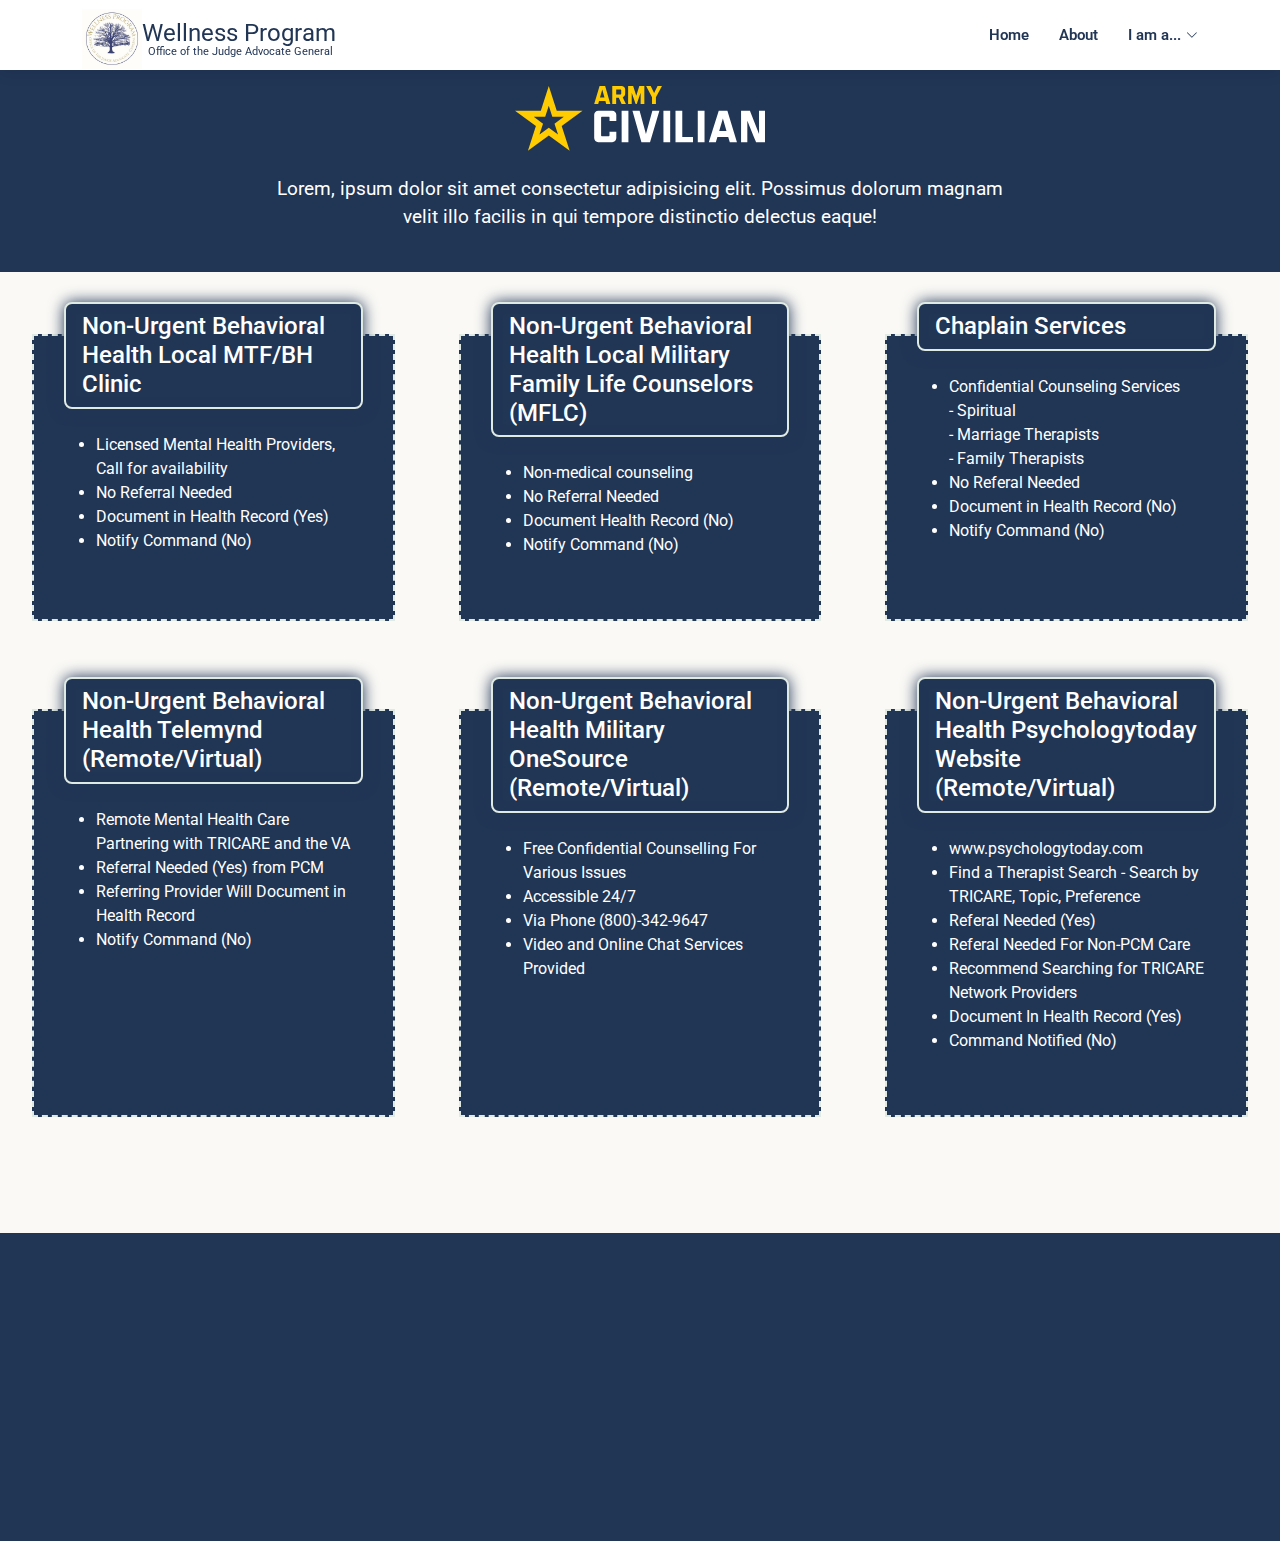
<file: civilian2.html>
<!DOCTYPE html>
<html lang="en">

<head>
  <meta charset="utf-8">
  <meta content="width=device-width, initial-scale=1.0" name="viewport">

  <title>About - Serenity Bootstrap Template</title>
  <meta content="" name="description">
  <meta content="" name="keywords">

  <!-- Favicons -->
  <link href="assets/img/favicon.png" rel="icon">
  <link href="assets/img/apple-touch-icon.png" rel="apple-touch-icon">

  <!-- Google Fonts -->
  <link href="https://fonts.googleapis.com/css?family=Open+Sans:300,300i,400,400i,600,600i,700,700i|Raleway:300,300i,400,400i,500,500i,600,600i,700,700i|Poppins:300,300i,400,400i,500,500i,600,600i,700,700i" rel="stylesheet">

  <!-- Vendor CSS Files -->
  <link href="assets/vendor/aos/aos.css" rel="stylesheet">
  <link href="assets/vendor/bootstrap/css/bootstrap.min.css" rel="stylesheet">
  <link href="assets/vendor/bootstrap-icons/bootstrap-icons.css" rel="stylesheet">
  <link href="assets/vendor/boxicons/css/boxicons.min.css" rel="stylesheet">
  <link href="assets/vendor/glightbox/css/glightbox.min.css" rel="stylesheet">
  <link href="assets/vendor/swiper/swiper-bundle.min.css" rel="stylesheet">

  <!-- Template Main CSS File -->
  <link href="assets/css/style.css" rel="stylesheet">

  <!-- =======================================================
  * Template Name: Serenity
  * Template URL: https://bootstrapmade.com/serenity-bootstrap-corporate-template/
  * Updated: Mar 17 2024 with Bootstrap v5.3.3
  * Author: BootstrapMade.com
  * License: https://bootstrapmade.com/license/
  ======================================================== -->
</head>

<body class="active1">

  <!-- ======= Header ======= -->
  <header id="header" class="fixed-top d-flex align-items-center active1">
    <div class="container d-flex align-items-center justify-content-between">

      <div class="logo">
        <!-- <h1 class="text-light"><a href="index.html"><img src="./assets/img/logo jun 2024.jpg" alt="logo" class="our-logo">Wellness</a></h1> -->
         <!-- <a href="index.html"><img src="./assets/img/logo jun 2024.jpg" alt=""></a> -->
        <!-- Uncomment below if you prefer to use an image logo -->
        <a href="index.html" class="change-text"><img src="assets/img/logo jun 2024.jpg" alt="" class="img-fluid">Wellness Program</a>
        <p class="custom-text">Office of the Judge Advocate General</p>
      </div>
      

      <nav id="navbar" class="navbar">
        <ul>
          <li><a class="active change-text" href="index.html">Home</a></li>
          <!-- <li class="dropdown"><a href="#"><span>MilLife Topics</span> <i class="bi bi-chevron-down"></i></a>
            <ul>
              <li><a href="#">Place Holder</a></li>
              <li><a href="#">Place Holder</a></li>
              <li class="dropdown"><a href="#"><span>Deep Drop Down</span> <i class="bi bi-chevron-right"></i></a>
                <ul>
                  <li><a href="#">Deep Drop Down 1</a></li>
                  <li><a href="#">Deep Drop Down 2</a></li>
                  <li><a href="#">Deep Drop Down 3</a></li>
                  <li><a href="#">Deep Drop Down 4</a></li>
                  <li><a href="#">Deep Drop Down 5</a></li>
                </ul>
              </li>
            </ul>
          </li> -->
          <!-- This is the about link -->
          <li><a class="active change-text" href="./new-about.html" >About</a></li>
          <!-- This is the start of the I am link -->
          <li class="dropdown"><a class="change-text" href="#"><span>I am a...</span> <i class="bi bi-chevron-down"></i></a>
            <ul class="iam-active1">
              <li class="dropdown"><a class="change-text" href="#"><span>Active Duty</span> <i class="bi bi-chevron-right"></i></a>
                <ul class="custom-drop li active1">
                  <li class="custom-link" style="font-weight: 500; text-decoration: underline;" ><a class="custom-a change-text mobile" href="./active1.html" >In Crisis</a></li>
                  <li class="custom-link" style="font-weight: 500; text-decoration: underline;"><a class="custom-a change-text mobile" href="./active2.html" >Non-Urgent BH</a></li>
                  <li class="custom-link" style="font-weight: 500; text-decoration: underline;"><a class="custom-a change-text mobile" href="./active3.html" >Resources</a></li>
                </ul>
              </li>     
              
            
              <li class="dropdown"><a class="change-text"  href="#"><span>Reserve</span> <i class="bi bi-chevron-right"></i></a>
                <ul class="custom-drop li active1">
                  <li class="custom-link" style="font-weight: 500; text-decoration: underline;" ><a class="custom-a change-text mobile" href="./reserve1.html" >In Crisis</a></li>
                  <li class="custom-link" style="font-weight: 500; text-decoration: underline;"><a class="custom-a change-text mobile" href="./reserve2.html" >Non-Urgent BH</a></li>
                  <li class="custom-link" style="font-weight: 500; text-decoration: underline;"><a class="custom-a change-text mobile" href="./reserve3.html" >Resources</a></li>
                </ul>
              </li>             
              <li class="dropdown"><a class="change-text" href="#"><span>Guard</span> <i class="bi bi-chevron-right"></i></a>
                <ul class="custom-drop li active1">
                  <li class="custom-link" style="font-weight: 500; text-decoration: underline;" ><a class="custom-a change-text mobile" href="./guard1.html" >In Crisis</a></li>
                  <li class="custom-link" style="font-weight: 500; text-decoration: underline;"><a class="custom-a change-text mobile" href="./guard2.html" >Non-Urgent BH</a></li>
                  <li class="custom-link" style="font-weight: 500; text-decoration: underline;"><a class="custom-a change-text mobile" href="./guard3.html" >Resources</a></li>
                </ul>
              </li>             
              <li class="dropdown"><a class="change-text" href="#"><span>Civilian</span> <i class="bi bi-chevron-right"></i></a>
                <ul class="custom-drop li active1">
                  <li class="custom-link" style="font-weight: 500; text-decoration: underline;" ><a class="custom-a change-text mobile" href="./civilian1.html" >In Crisis</a></li>
                  <li class="custom-link" style="font-weight: 500; text-decoration: underline;"><a class="custom-a change-text mobile" href="./civilian2.html" >Non-Urgent BH</a></li>
                  <li class="custom-link" style="font-weight: 500; text-decoration: underline;"><a class="custom-a change-text mobile" href="./active3.html" >Resources</a></li>
                </ul>
              </li>             
            </ul>
          </li>
        
          <!-- This has been removed -->
          <!-- <li><a class="getstarted" href="about.html">Log In</a></li> -->
        </ul>
        <i class="bi bi-list mobile-nav-toggle"></i>
      </nav><!-- .navbar -->

    </div>
  </header><!-- End Header -->

 
  <main id="main" class="the-main active1">
    <div class="section-intro active1">
      <h1 class="page-title">
        <img class="usarmylogo" src="./assets/img/civilian.svg" alt="">
      </h1>
      <p>
        Lorem, ipsum dolor sit amet consectetur adipisicing elit. Possimus dolorum magnam velit illo facilis in qui tempore distinctio delectus eaque!
      </p>
    </div>
    <section class="section-row section-justify-center">
      <div class="section-card-column">
        <figure class="section-card section-code-card">
          <h2 class="section-card-header">Non-Urgent Behavioral Health Local MTF/BH Clinic</h2>
          <div class="card-body">
            <ul>
              <li>Licensed Mental Health Providers, Call for availability</li>
              <li>No Referral Needed</li>
              <li>Document in Health Record (Yes)</li>
              <li>Notify Command (No)</li>
            </ul>
          </div>
          <!-- with the <pre> element, it counts all spaces literally, so proper code indentation cannot be applied in this case -->
       
        </figure>
      </div>
      <div class="section-card-column">
        <figure class="section-card section-code-card">
          <h2 class="section-card-header">Non-Urgent Behavioral Health Local Military Family Life Counselors (MFLC)</h2>
          <div class="card-body">
           <ul>
            <li>Non-medical counseling</li>
            <li>No Referral Needed</li>
            <li>Document Health Record (No)</li>
            <li>Notify Command (No)</li>
           </ul>
          </div>
        
        </figure>
      </div>
      <div class="section-card-column">
        <figure class="section-card section-code-card">
          <h2 class="section-card-header">Chaplain Services</h2>
          <div class="card-body">
            <ul>
              <li>Confidential Counseling Services</li>
              <span>- Spiritual</span> <br>
              <span>- Marriage Therapists</span> <br>
              <span>- Family Therapists</span>
              <li>No Referal Needed</li>
              <li>Document in Health Record (No)</li>
              <li>Notify Command (No)</li>
              
            </ul>
          </div>
          <!-- with the <pre> element, it counts all spaces literally, so proper code indentation cannot be applied in this case -->
       
        </figure>
      </div>
      <div class="section-card-column">
        <figure class="section-card section-code-card">
          <h2 class="section-card-header">Non-Urgent Behavioral Health Telemynd (Remote/Virtual)</h2>
          <div class="card-body">
            <ul>
              <li>Remote Mental Health Care Partnering with TRICARE and the VA</li>
              <li>Referral Needed (Yes) from PCM</li>
              <li>Referring Provider Will Document in Health Record</li>
              <li>Notify Command (No)</li>
            </ul>
          </div>
          <!-- with the <pre> element, it counts all spaces literally, so proper code indentation cannot be applied in this case -->
       
        </figure>
      </div>
      <div class="section-card-column">
        <figure class="section-card section-code-card">
          <h2 class="section-card-header">Non-Urgent Behavioral Health Military OneSource (Remote/Virtual)</h2>
          <div class="card-body">
            <ul>
              <li>Free Confidential Counselling For Various Issues</li>
              <li>Accessible 24/7</li>
              <li>Via Phone (800)-342-9647</li>
              <li>Video and Online Chat Services Provided</li>
            </ul>
          </div>
          <!-- with the <pre> element, it counts all spaces literally, so proper code indentation cannot be applied in this case -->
       
        </figure>
      </div>
      <div class="section-card-column">
        <figure class="section-card section-code-card">
          <h2 class="section-card-header">Non-Urgent Behavioral Health <a style="color: #fff;" href="https://www.psychologytoday.com/" target="_blank">Psychologytoday Website</a> (Remote/Virtual)</h2>
          <div class="card-body">
            <ul>
              <li><a style="color: #fff;" href="https://www.psychologytoday.com/" target="_blank">www.psychologytoday.com</a></li>
              <li>Find a Therapist Search - Search by TRICARE, Topic, Preference</li>
              <li>Referal Needed (Yes)</li>
              <li>Referal Needed For Non-PCM Care</li>
              <li>Recommend Searching for TRICARE Network Providers</li>
              <li>Document In Health Record (Yes)</li>
              <li>Command Notified (No)</li>
            </ul>
          </div>
          <!-- with the <pre> element, it counts all spaces literally, so proper code indentation cannot be applied in this case -->
       
        </figure>
      </div>
      
    </section>
   

  </main><!-- End #main -->

  <!-- ======= Footer ======= -->
  <footer id="footer" class="active1">
    <div class="footer-top active1">
      <div class="container">
        <div class="row">

           <!-- <div class="col-lg-3 col-md-6 footer-info">
            <h3>Wellness</h3>
            <p>Mindfully focusing on wellness in our lives builds resilience and enables us to thrive amidst life’s challenges..</p>
          </div> -->

          <!-- <div class="col-lg-3 col-md-6 footer-links">
            <h4>Useful Links</h4>
            <ul>
              <li><a href="#">Home</a></li>
              <li><a href="#">About us</a></li>
              <li><a href="#">Services</a></li>
              <li><a href="#">Terms of service</a></li>
              <li><a href="#">Privacy policy</a></li>
            </ul>
          </div> -->

          <!-- <div class="col-lg-3 col-md-6 footer-contact">
            <h4>Contact Us</h4>
            <p>
              9275 Gunston Road <br>
              Fort Belvoir, VA 22060<br>
              United States <br>
              <strong>Phone:</strong> 703-693-1100<br>
              <strong>Email:</strong> info@example.com<br>
            </p> 

             <div class="social-links">
              <a href="#" class="twitter"><i class="bi bi-twitter"></i></a>
              <a href="#" class="facebook"><i class="bi bi-facebook"></i></a>
              <a href="#" class="instagram"><i class="bi bi-instagram"></i></a>
              <a href="#" class="linkedin"><i class="bi bi-linkedin"></i></a>
            </div> 

           </div>  -->

            <!-- <div class="col-lg-3 col-md-6 footer-newsletter">
            <h4>Our Newsletter</h4>
            <p>Tamen quem nulla quae legam multos aute sint culpa legam noster magna veniam enim veniam illum dolore legam minim quorum culpa amet magna export quem marada parida nodela caramase seza.</p>
            <form action="" method="post">
              <input type="email" name="email"><input type="submit" value="Subscribe">
            </form>
          </div>   -->
 <section id="cta" class="cta active1">
      <div class="container" data-aos="fade-in">

        <div class="text-center move-center">
          <div class="new-logo">
            <a href="index.html"><img src="assets/img/logo jun 2024.jpg" alt="" class="img-fluid"></a>
            <h3>In Crisis?</h3>
          </div>
          
          <p> In the United States, call <span class="lg-red-text">988 or Text 838255</span> if you are in an emergency.<br class="none"> For those outside the United States, call your local emergency number.</p>
          <!-- <a class="cta-btn" href="https://livechat.militaryonesourceconnect.org/webchat/" >Chat Live</a> -->
        </div>

      </div>
    </section> 
    <!-- End Cta Section -->

        </div>
      </div>
    </div>

    
  </footer><!-- End Footer -->

  <a href="#" class="back-to-top d-flex align-items-center justify-content-center"><i class="bi bi-arrow-up-short"></i></a>

  <!-- Vendor JS Files -->
  <script src="assets/vendor/purecounter/purecounter_vanilla.js"></script>
  <script src="assets/vendor/aos/aos.js"></script>
  <script src="assets/vendor/bootstrap/js/bootstrap.bundle.min.js"></script>
  <script src="assets/vendor/glightbox/js/glightbox.min.js"></script>
  <script src="assets/vendor/isotope-layout/isotope.pkgd.min.js"></script>
  <script src="assets/vendor/swiper/swiper-bundle.min.js"></script>
  <script src="assets/vendor/waypoints/noframework.waypoints.js"></script>
  <script src="assets/vendor/php-email-form/validate.js"></script>

  <!-- Template Main JS File -->
  <script src="assets/js/main.js"></script>

</body>

</html>
</file>
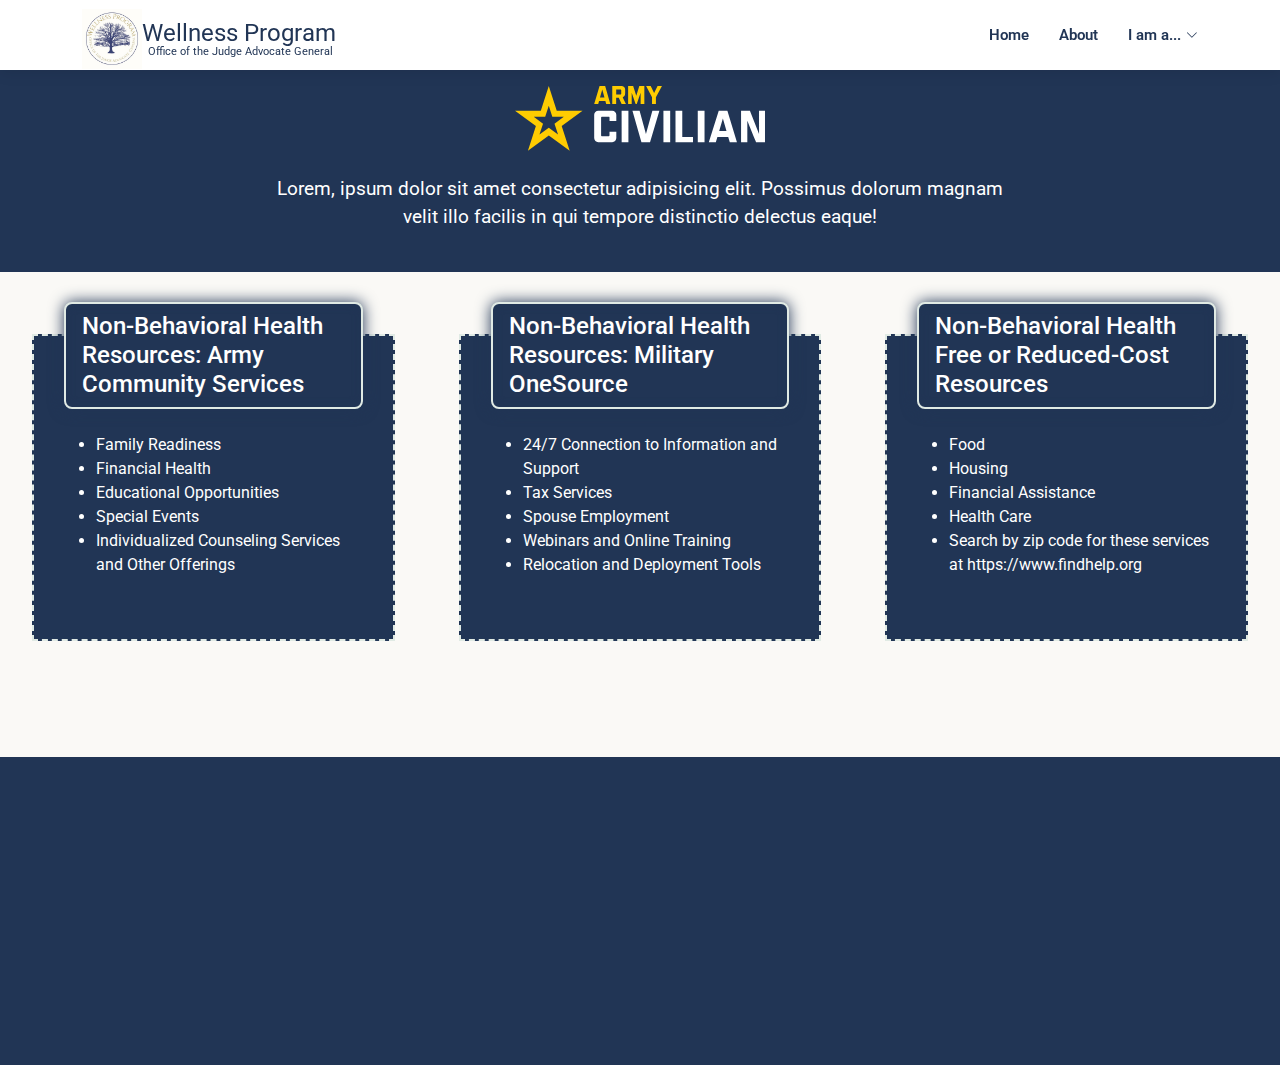
<file: civilian3.html>
<!DOCTYPE html>
<html lang="en">

<head>
  <meta charset="utf-8">
  <meta content="width=device-width, initial-scale=1.0" name="viewport">

  <title>About - Serenity Bootstrap Template</title>
  <meta content="" name="description">
  <meta content="" name="keywords">

  <!-- Favicons -->
  <link href="assets/img/favicon.png" rel="icon">
  <link href="assets/img/apple-touch-icon.png" rel="apple-touch-icon">

  <!-- Google Fonts -->
  <link href="https://fonts.googleapis.com/css?family=Open+Sans:300,300i,400,400i,600,600i,700,700i|Raleway:300,300i,400,400i,500,500i,600,600i,700,700i|Poppins:300,300i,400,400i,500,500i,600,600i,700,700i" rel="stylesheet">

  <!-- Vendor CSS Files -->
  <link href="assets/vendor/aos/aos.css" rel="stylesheet">
  <link href="assets/vendor/bootstrap/css/bootstrap.min.css" rel="stylesheet">
  <link href="assets/vendor/bootstrap-icons/bootstrap-icons.css" rel="stylesheet">
  <link href="assets/vendor/boxicons/css/boxicons.min.css" rel="stylesheet">
  <link href="assets/vendor/glightbox/css/glightbox.min.css" rel="stylesheet">
  <link href="assets/vendor/swiper/swiper-bundle.min.css" rel="stylesheet">

  <!-- Template Main CSS File -->
  <link href="assets/css/style.css" rel="stylesheet">

  <!-- =======================================================
  * Template Name: Serenity
  * Template URL: https://bootstrapmade.com/serenity-bootstrap-corporate-template/
  * Updated: Mar 17 2024 with Bootstrap v5.3.3
  * Author: BootstrapMade.com
  * License: https://bootstrapmade.com/license/
  ======================================================== -->
</head>

<body>

  <!-- ======= Header ======= -->
  <header id="header" class="fixed-top d-flex align-items-center active1">
    <div class="container d-flex align-items-center justify-content-between">

      <div class="logo">
        <!-- <h1 class="text-light"><a href="index.html"><img src="./assets/img/logo jun 2024.jpg" alt="logo" class="our-logo">Wellness</a></h1> -->
         <!-- <a href="index.html"><img src="./assets/img/logo jun 2024.jpg" alt=""></a> -->
        <!-- Uncomment below if you prefer to use an image logo -->
        <a href="index.html" class="change-text"><img src="assets/img/logo jun 2024.jpg" alt="" class="img-fluid">Wellness Program</a>
        <p class="custom-text">Office of the Judge Advocate General</p>
      </div>
      

      <nav id="navbar" class="navbar">
        <ul>
          <li><a class="active change-text" href="index.html">Home</a></li>
          <!-- <li class="dropdown"><a href="#"><span>MilLife Topics</span> <i class="bi bi-chevron-down"></i></a>
            <ul>
              <li><a href="#">Place Holder</a></li>
              <li><a href="#">Place Holder</a></li>
              <li class="dropdown"><a href="#"><span>Deep Drop Down</span> <i class="bi bi-chevron-right"></i></a>
                <ul>
                  <li><a href="#">Deep Drop Down 1</a></li>
                  <li><a href="#">Deep Drop Down 2</a></li>
                  <li><a href="#">Deep Drop Down 3</a></li>
                  <li><a href="#">Deep Drop Down 4</a></li>
                  <li><a href="#">Deep Drop Down 5</a></li>
                </ul>
              </li>
            </ul>
          </li> -->
          <!-- This is the about link -->
          <li><a class="active change-text" href="./new-about.html" >About</a></li>
          <!-- This is the start of the I am link -->
          <li class="dropdown"><a class="change-text" href="#"><span>I am a...</span> <i class="bi bi-chevron-down"></i></a>
            <ul class="iam-active1">
              <li class="dropdown"><a class="change-text" href="#"><span>Active Duty</span> <i class="bi bi-chevron-right"></i></a>
                <ul class="custom-drop li active1">
                  <li class="custom-link" style="font-weight: 500; text-decoration: underline;" ><a class="custom-a change-text mobile" href="./active1.html" >In Crisis</a></li>
                  <li class="custom-link" style="font-weight: 500; text-decoration: underline;"><a class="custom-a change-text mobile" href="./active2.html" >Non-Urgent BH</a></li>
                  <li class="custom-link" style="font-weight: 500; text-decoration: underline;"><a class="custom-a change-text mobile" href="./active3.html" >Resources</a></li>
                </ul>
              </li>     
            
              <li class="dropdown"><a class="change-text" href="#"><span>Reserve</span> <i class="bi bi-chevron-right"></i></a>
                <ul class="custom-drop li active1">
                  <li class="custom-link" style="font-weight: 500; text-decoration: underline;" ><a class="custom-a change-text mobile" href="./reserve1.html" >In Crisis</a></li>
                  <li class="custom-link" style="font-weight: 500; text-decoration: underline;"><a class="custom-a change-text mobile" href="./reserve2.html" >Non-Urgent BH</a></li>
                  <li class="custom-link" style="font-weight: 500; text-decoration: underline;"><a class="custom-a change-text mobile" href="./reserve3.html" >Resources</a></li>
                </ul>
              </li>             
              <li class="dropdown"><a class="change-text" href="#"><span>Guard</span> <i class="bi bi-chevron-right"></i></a>
                <ul class="custom-drop li active1">
                  <li class="custom-link" style="font-weight: 500; text-decoration: underline;" ><a class="custom-a change-text mobile" href="./guard1.html" >In Crisis</a></li>
                  <li class="custom-link" style="font-weight: 500; text-decoration: underline;"><a class="custom-a change-text mobile" href="./guard2.html" >Non-Urgent BH</a></li>
                  <li class="custom-link" style="font-weight: 500; text-decoration: underline;"><a class="custom-a change-text mobile" href="./guard3.html" >Resources</a></li>
                </ul>
              </li>             
              <li class="dropdown"><a class="change-text" href="#"><span>Civilian</span> <i class="bi bi-chevron-right"></i></a>
                <ul class="custom-drop li active1">
                  <li class="custom-link" style="font-weight: 500; text-decoration: underline;" ><a class="custom-a change-text mobile" href="./civilian1.html" >In Crisis</a></li>
                  <li class="custom-link" style="font-weight: 500; text-decoration: underline;"><a class="custom-a change-text mobile" href="./civilian2.html" >Non-Urgent BH</a></li>
                  <li class="custom-link" style="font-weight: 500; text-decoration: underline;"><a class="custom-a change-text mobile" href="./civilian3.html" >Resources</a></li>
                </ul>
              </li>             
            </ul>
          </li>
        
          <!-- This has been removed -->
          <!-- <li><a class="getstarted" href="about.html">Log In</a></li> -->
        </ul>
        <i class="bi bi-list mobile-nav-toggle"></i>
      </nav><!-- .navbar -->

    </div>
  </header><!-- End Header -->

 
  <main id="main" class="the-main active1">
    <div class="section-intro active1">
      <h1 class="page-title">
        <img class="usarmylogo" src="./assets/img/civilian.svg" alt="">
      </h1>
      <p>
        Lorem, ipsum dolor sit amet consectetur adipisicing elit. Possimus dolorum magnam velit illo facilis in qui tempore distinctio delectus eaque!
      </p>
    </div>
    <section class="section-row section-justify-center">
      <div class="section-card-column">
        <figure class="section-card section-code-card">
          <h2 class="section-card-header">Non-Behavioral Health Resources: Army Community Services</h2>
          <div class="card-body">
            <ul>
              <li>Family Readiness</li>
              <li>Financial Health</li>
              <li>Educational Opportunities</li>
              <li>Special Events</li>
              <li>Individualized Counseling Services and Other Offerings</li>
            </ul>
          </div>
          <!-- with the <pre> element, it counts all spaces literally, so proper code indentation cannot be applied in this case -->
       
        </figure>
      </div>
      <div class="section-card-column">
        <figure class="section-card section-code-card">
          <h2 class="section-card-header">Non-Behavioral Health Resources: Military OneSource</h2>
          <div class="card-body">
            <ul>
              <li>24/7 Connection to Information and Support</li>
              <li>Tax Services</li>
              <li>Spouse Employment</li>
              <li>Webinars and Online Training</li>
              <li>Relocation and Deployment Tools</li>
            </ul>
          </div>
          <!-- with the <pre> element, it counts all spaces literally, so proper code indentation cannot be applied in this case -->
       
        </figure>
      </div>
      <div class="section-card-column">
        <figure class="section-card section-code-card">
          <h2 class="section-card-header">Non-Behavioral Health Free or Reduced-Cost Resources</h2>
          <div class="card-body">
            <ul class="nbhrl">
              <li>Food</li>
              <li>Housing</li>
              <li>Financial Assistance</li>
              <li>Health Care</li>
              <li>Search by zip code for these services at <a href="https://www.findhelp.org/" target="_blank">https://www.findhelp.org</a></li>
            </ul>
          </div>
          <!-- with the <pre> element, it counts all spaces literally, so proper code indentation cannot be applied in this case -->
       
        </figure>
      </div>
     
      
    </section>
   

  </main><!-- End #main -->

  <!-- ======= Footer ======= -->
  <footer id="footer" class="active1">
    <div class="footer-top active1">
      <div class="container">
        <div class="row">

           <!-- <div class="col-lg-3 col-md-6 footer-info">
            <h3>Wellness</h3>
            <p>Mindfully focusing on wellness in our lives builds resilience and enables us to thrive amidst life’s challenges..</p>
          </div> -->

          <!-- <div class="col-lg-3 col-md-6 footer-links">
            <h4>Useful Links</h4>
            <ul>
              <li><a href="#">Home</a></li>
              <li><a href="#">About us</a></li>
              <li><a href="#">Services</a></li>
              <li><a href="#">Terms of service</a></li>
              <li><a href="#">Privacy policy</a></li>
            </ul>
          </div> -->

          <!-- <div class="col-lg-3 col-md-6 footer-contact">
            <h4>Contact Us</h4>
            <p>
              9275 Gunston Road <br>
              Fort Belvoir, VA 22060<br>
              United States <br>
              <strong>Phone:</strong> 703-693-1100<br>
              <strong>Email:</strong> info@example.com<br>
            </p> 

             <div class="social-links">
              <a href="#" class="twitter"><i class="bi bi-twitter"></i></a>
              <a href="#" class="facebook"><i class="bi bi-facebook"></i></a>
              <a href="#" class="instagram"><i class="bi bi-instagram"></i></a>
              <a href="#" class="linkedin"><i class="bi bi-linkedin"></i></a>
            </div> 

           </div>  -->

            <!-- <div class="col-lg-3 col-md-6 footer-newsletter">
            <h4>Our Newsletter</h4>
            <p>Tamen quem nulla quae legam multos aute sint culpa legam noster magna veniam enim veniam illum dolore legam minim quorum culpa amet magna export quem marada parida nodela caramase seza.</p>
            <form action="" method="post">
              <input type="email" name="email"><input type="submit" value="Subscribe">
            </form>
          </div>   -->
 <section id="cta" class="cta active1">
      <div class="container" data-aos="fade-in">

        <div class="text-center move-center">
          <div class="new-logo">
            <a href="index.html"><img src="assets/img/logo jun 2024.jpg" alt="" class="img-fluid"></a>
            <h3>In Crisis?</h3>
          </div>
          
          <p> In the United States, call <span class="lg-red-text">988 or Text 838255</span> if you are in an emergency.<br class="none"> For those outside the United States, call your local emergency number.</p>
          <!-- <a class="cta-btn" href="https://livechat.militaryonesourceconnect.org/webchat/" >Chat Live</a> -->
        </div>

      </div>
    </section> 
    <!-- End Cta Section -->

        </div>
      </div>
    </div>

    
  </footer><!-- End Footer -->

  <a href="#" class="back-to-top d-flex align-items-center justify-content-center"><i class="bi bi-arrow-up-short"></i></a>

  <!-- Vendor JS Files -->
  <script src="assets/vendor/purecounter/purecounter_vanilla.js"></script>
  <script src="assets/vendor/aos/aos.js"></script>
  <script src="assets/vendor/bootstrap/js/bootstrap.bundle.min.js"></script>
  <script src="assets/vendor/glightbox/js/glightbox.min.js"></script>
  <script src="assets/vendor/isotope-layout/isotope.pkgd.min.js"></script>
  <script src="assets/vendor/swiper/swiper-bundle.min.js"></script>
  <script src="assets/vendor/waypoints/noframework.waypoints.js"></script>
  <script src="assets/vendor/php-email-form/validate.js"></script>

  <!-- Template Main JS File -->
  <script src="assets/js/main.js"></script>

</body>

</html>
</file>
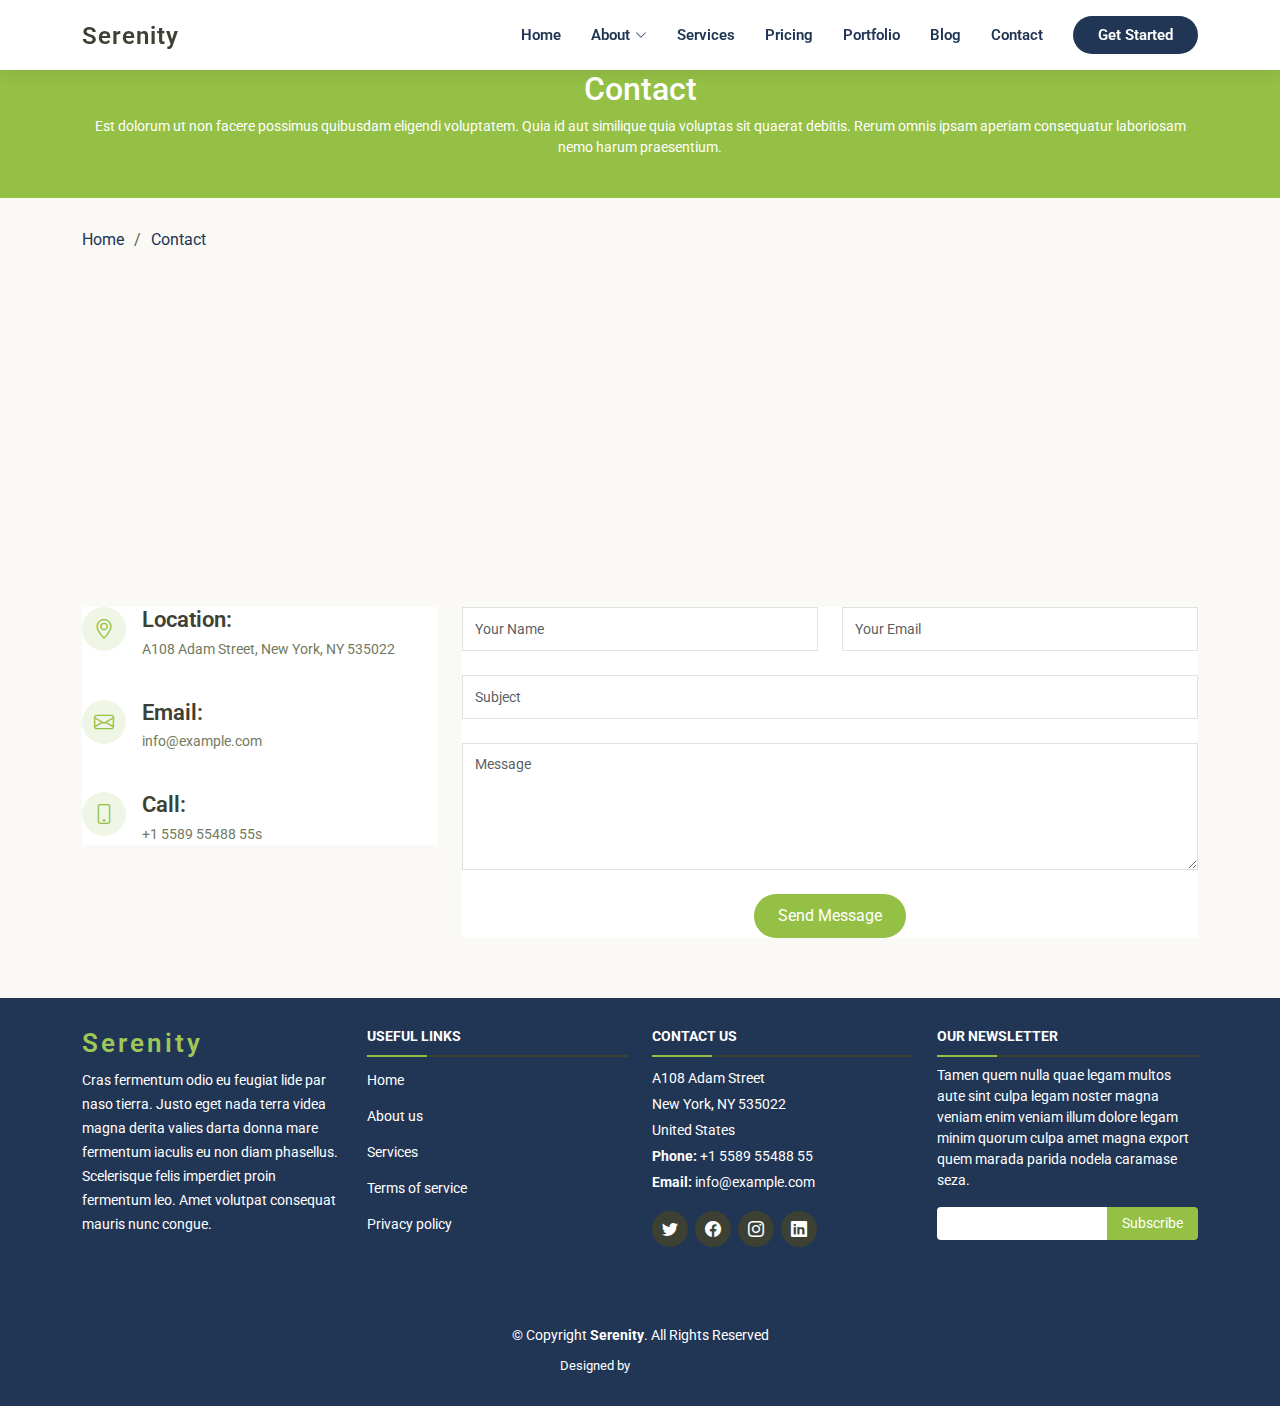
<file: contact.html>
<!DOCTYPE html>
<html lang="en">

<head>
  <meta charset="utf-8">
  <meta content="width=device-width, initial-scale=1.0" name="viewport">

  <title>Contact - Serenity Bootstrap Template</title>
  <meta content="" name="description">
  <meta content="" name="keywords">

  <!-- Favicons -->
  <link href="assets/img/favicon.png" rel="icon">
  <link href="assets/img/apple-touch-icon.png" rel="apple-touch-icon">

  <!-- Google Fonts -->
  <link href="https://fonts.googleapis.com/css?family=Open+Sans:300,300i,400,400i,600,600i,700,700i|Raleway:300,300i,400,400i,500,500i,600,600i,700,700i|Poppins:300,300i,400,400i,500,500i,600,600i,700,700i" rel="stylesheet">

  <!-- Vendor CSS Files -->
  <link href="assets/vendor/aos/aos.css" rel="stylesheet">
  <link href="assets/vendor/bootstrap/css/bootstrap.min.css" rel="stylesheet">
  <link href="assets/vendor/bootstrap-icons/bootstrap-icons.css" rel="stylesheet">
  <link href="assets/vendor/boxicons/css/boxicons.min.css" rel="stylesheet">
  <link href="assets/vendor/glightbox/css/glightbox.min.css" rel="stylesheet">
  <link href="assets/vendor/swiper/swiper-bundle.min.css" rel="stylesheet">

  <!-- Template Main CSS File -->
  <link href="assets/css/style.css" rel="stylesheet">

  <!-- =======================================================
  * Template Name: Serenity
  * Template URL: https://bootstrapmade.com/serenity-bootstrap-corporate-template/
  * Updated: Mar 17 2024 with Bootstrap v5.3.3
  * Author: BootstrapMade.com
  * License: https://bootstrapmade.com/license/
  ======================================================== -->
</head>

<body>

  <!-- ======= Header ======= -->
  <header id="header" class="fixed-top d-flex align-items-center">
    <div class="container d-flex align-items-center justify-content-between">

      <div class="logo">
        <h1 class="text-light"><a href="index.html">Serenity</a></h1>
        <!-- Uncomment below if you prefer to use an image logo -->
        <!-- <a href="index.html"><img src="assets/img/logo.png" alt="" class="img-fluid"></a>-->
      </div>

      <nav id="navbar" class="navbar">
        <ul>
          <li><a href="index.html">Home</a></li>
          <li class="dropdown"><a href="#"><span>About</span> <i class="bi bi-chevron-down"></i></a>
            <ul>
              <li><a href="about.html">About</a></li>
              <li><a href="team.html">Team</a></li>
              <li class="dropdown"><a href="#"><span>Deep Drop Down</span> <i class="bi bi-chevron-right"></i></a>
                <ul>
                  <li><a href="#">Deep Drop Down 1</a></li>
                  <li><a href="#">Deep Drop Down 2</a></li>
                  <li><a href="#">Deep Drop Down 3</a></li>
                  <li><a href="#">Deep Drop Down 4</a></li>
                  <li><a href="#">Deep Drop Down 5</a></li>
                </ul>
              </li>
            </ul>
          </li>
          <li><a href="services.html">Services</a></li>
          <li><a href="pricing.html">Pricing</a></li>
          <li><a href="portfolio.html">Portfolio</a></li>
          <li><a href="blog.html">Blog</a></li>
          <li><a class="active" href="contact.html">Contact</a></li>

          <li><a class="getstarted" href="about.html">Get Started</a></li>
        </ul>
        <i class="bi bi-list mobile-nav-toggle"></i>
      </nav><!-- .navbar -->

    </div>
  </header><!-- End Header -->

  <main id="main">

    <!-- ======= Breadcrumbs ======= -->
    <section id="breadcrumbs" class="breadcrumbs">
      <div class="breadcrumb-hero">
        <div class="container">
          <div class="breadcrumb-hero">
            <h2>Contact</h2>
            <p>Est dolorum ut non facere possimus quibusdam eligendi voluptatem. Quia id aut similique quia voluptas sit quaerat debitis. Rerum omnis ipsam aperiam consequatur laboriosam nemo harum praesentium. </p>
          </div>
        </div>
      </div>
      <div class="container">
        <ol>
          <li><a href="index.html">Home</a></li>
          <li>Contact</li>
        </ol>
      </div>
    </section><!-- End Breadcrumbs -->

    <!-- ======= Contact Section ======= -->
    <section id="contact" class="contact">
      <div class="container">

        <div>
          <iframe style="border:0; width: 100%; height: 270px;" src="https://www.google.com/maps/embed?pb=!1m14!1m8!1m3!1d12097.433213460943!2d-74.0062269!3d40.7101282!3m2!1i1024!2i768!4f13.1!3m3!1m2!1s0x0%3A0xb89d1fe6bc499443!2sDowntown+Conference+Center!5e0!3m2!1smk!2sbg!4v1539943755621" frameborder="0" allowfullscreen></iframe>
        </div>

        <div class="row mt-5">

          <div class="col-lg-4" data-aos="fade-right">
            <div class="info">
              <div class="address">
                <i class="bi bi-geo-alt"></i>
                <h4>Location:</h4>
                <p>A108 Adam Street, New York, NY 535022</p>
              </div>

              <div class="email">
                <i class="bi bi-envelope"></i>
                <h4>Email:</h4>
                <p>info@example.com</p>
              </div>

              <div class="phone">
                <i class="bi bi-phone"></i>
                <h4>Call:</h4>
                <p>+1 5589 55488 55s</p>
              </div>

            </div>

          </div>

          <div class="col-lg-8 mt-5 mt-lg-0" data-aos="fade-left">

            <form action="forms/contact.php" method="post" role="form" class="php-email-form">
              <div class="row">
                <div class="col-md-6 form-group">
                  <input type="text" name="name" class="form-control" id="name" placeholder="Your Name" required>
                </div>
                <div class="col-md-6 form-group mt-3 mt-md-0">
                  <input type="email" class="form-control" name="email" id="email" placeholder="Your Email" required>
                </div>
              </div>
              <div class="form-group mt-3">
                <input type="text" class="form-control" name="subject" id="subject" placeholder="Subject" required>
              </div>
              <div class="form-group mt-3">
                <textarea class="form-control" name="message" rows="5" placeholder="Message" required></textarea>
              </div>
              <div class="my-3">
                <div class="loading">Loading</div>
                <div class="error-message"></div>
                <div class="sent-message">Your message has been sent. Thank you!</div>
              </div>
              <div class="text-center"><button type="submit">Send Message</button></div>
            </form>

          </div>

        </div>

      </div>
    </section><!-- End Contact Section -->

  </main><!-- End #main -->

  <!-- ======= Footer ======= -->
  <footer id="footer">
    <div class="footer-top">
      <div class="container">
        <div class="row">

          <div class="col-lg-3 col-md-6 footer-info">
            <h3>Serenity</h3>
            <p>Cras fermentum odio eu feugiat lide par naso tierra. Justo eget nada terra videa magna derita valies darta donna mare fermentum iaculis eu non diam phasellus. Scelerisque felis imperdiet proin fermentum leo. Amet volutpat consequat mauris nunc congue.</p>
          </div>

          <div class="col-lg-3 col-md-6 footer-links">
            <h4>Useful Links</h4>
            <ul>
              <li><a href="#">Home</a></li>
              <li><a href="#">About us</a></li>
              <li><a href="#">Services</a></li>
              <li><a href="#">Terms of service</a></li>
              <li><a href="#">Privacy policy</a></li>
            </ul>
          </div>

          <div class="col-lg-3 col-md-6 footer-contact">
            <h4>Contact Us</h4>
            <p>
              A108 Adam Street <br>
              New York, NY 535022<br>
              United States <br>
              <strong>Phone:</strong> +1 5589 55488 55<br>
              <strong>Email:</strong> info@example.com<br>
            </p>

            <div class="social-links">
              <a href="#" class="twitter"><i class="bi bi-twitter"></i></a>
              <a href="#" class="facebook"><i class="bi bi-facebook"></i></a>
              <a href="#" class="instagram"><i class="bi bi-instagram"></i></a>
              <a href="#" class="linkedin"><i class="bi bi-linkedin"></i></a>
            </div>

          </div>

          <div class="col-lg-3 col-md-6 footer-newsletter">
            <h4>Our Newsletter</h4>
            <p>Tamen quem nulla quae legam multos aute sint culpa legam noster magna veniam enim veniam illum dolore legam minim quorum culpa amet magna export quem marada parida nodela caramase seza.</p>
            <form action="" method="post">
              <input type="email" name="email"><input type="submit" value="Subscribe">
            </form>
          </div>

        </div>
      </div>
    </div>

    <div class="container">
      <div class="copyright">
        &copy; Copyright <strong><span>Serenity</span></strong>. All Rights Reserved
      </div>
      <div class="credits">
        <!-- All the links in the footer should remain intact. -->
        <!-- You can delete the links only if you purchased the pro version. -->
        <!-- Licensing information: https://bootstrapmade.com/license/ -->
        <!-- Purchase the pro version with working PHP/AJAX contact form: https://bootstrapmade.com/serenity-bootstrap-corporate-template/ -->
        Designed by <a href="https://bootstrapmade.com/">BootstrapMade</a>
      </div>
    </div>
  </footer><!-- End Footer -->

  <a href="#" class="back-to-top d-flex align-items-center justify-content-center"><i class="bi bi-arrow-up-short"></i></a>

  <!-- Vendor JS Files -->
  <script src="assets/vendor/purecounter/purecounter_vanilla.js"></script>
  <script src="assets/vendor/aos/aos.js"></script>
  <script src="assets/vendor/bootstrap/js/bootstrap.bundle.min.js"></script>
  <script src="assets/vendor/glightbox/js/glightbox.min.js"></script>
  <script src="assets/vendor/isotope-layout/isotope.pkgd.min.js"></script>
  <script src="assets/vendor/swiper/swiper-bundle.min.js"></script>
  <script src="assets/vendor/waypoints/noframework.waypoints.js"></script>
  <script src="assets/vendor/php-email-form/validate.js"></script>

  <!-- Template Main JS File -->
  <script src="assets/js/main.js"></script>

</body>

</html>
</file>
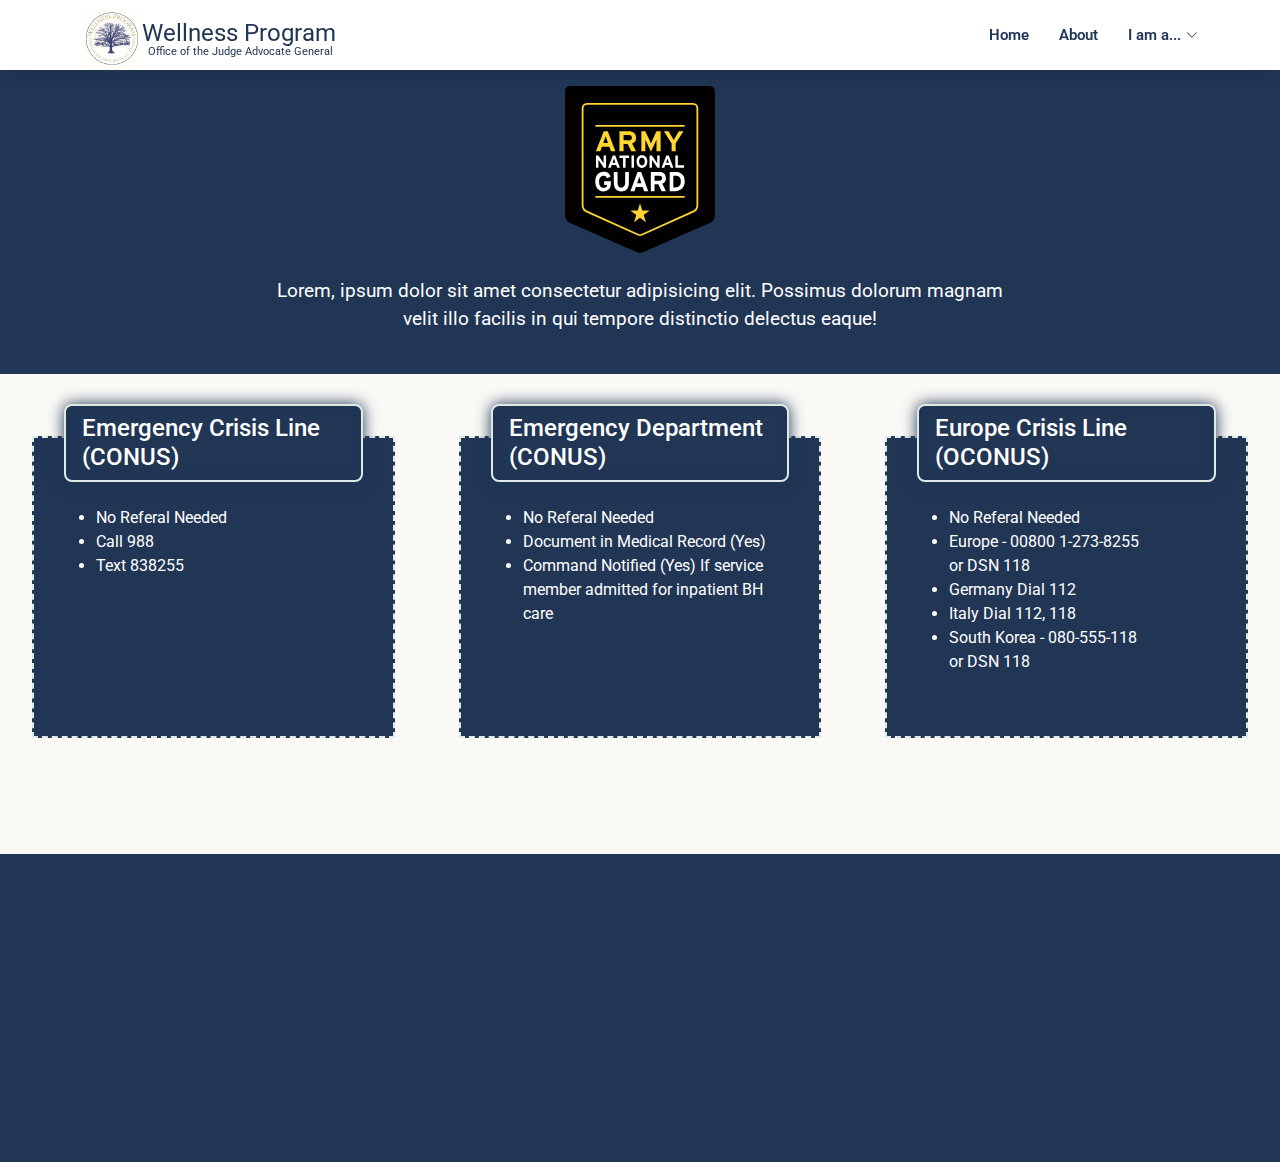
<file: guard1.html>
<!DOCTYPE html>
<html lang="en">

<head>
  <meta charset="utf-8">
  <meta content="width=device-width, initial-scale=1.0" name="viewport">

  <title>About - Serenity Bootstrap Template</title>
  <meta content="" name="description">
  <meta content="" name="keywords">

  <!-- Favicons -->
  <link href="assets/img/favicon.png" rel="icon">
  <link href="assets/img/apple-touch-icon.png" rel="apple-touch-icon">

  <!-- Google Fonts -->
  <link href="https://fonts.googleapis.com/css?family=Open+Sans:300,300i,400,400i,600,600i,700,700i|Raleway:300,300i,400,400i,500,500i,600,600i,700,700i|Poppins:300,300i,400,400i,500,500i,600,600i,700,700i" rel="stylesheet">

  <!-- Vendor CSS Files -->
  <link href="assets/vendor/aos/aos.css" rel="stylesheet">
  <link href="assets/vendor/bootstrap/css/bootstrap.min.css" rel="stylesheet">
  <link href="assets/vendor/bootstrap-icons/bootstrap-icons.css" rel="stylesheet">
  <link href="assets/vendor/boxicons/css/boxicons.min.css" rel="stylesheet">
  <link href="assets/vendor/glightbox/css/glightbox.min.css" rel="stylesheet">
  <link href="assets/vendor/swiper/swiper-bundle.min.css" rel="stylesheet">

  <!-- Template Main CSS File -->
  <link href="assets/css/style.css" rel="stylesheet">

  <!-- =======================================================
  * Template Name: Serenity
  * Template URL: https://bootstrapmade.com/serenity-bootstrap-corporate-template/
  * Updated: Mar 17 2024 with Bootstrap v5.3.3
  * Author: BootstrapMade.com
  * License: https://bootstrapmade.com/license/
  ======================================================== -->
</head>

<body class="active1">

  <!-- ======= Header ======= -->
  <header id="header" class="fixed-top d-flex align-items-center active1">
    <div class="container d-flex align-items-center justify-content-between">

      <div class="logo">
        <!-- <h1 class="text-light"><a href="index.html"><img src="./assets/img/logo jun 2024.jpg" alt="logo" class="our-logo">Wellness</a></h1> -->
         <!-- <a href="index.html"><img src="./assets/img/logo jun 2024.jpg" alt=""></a> -->
        <!-- Uncomment below if you prefer to use an image logo -->
        <a href="index.html" class="change-text"><img src="assets/img/logo jun 2024.jpg" alt="" class="img-fluid">Wellness Program</a>
        <p class="custom-text">Office of the Judge Advocate General</p>
      </div>
      

      <nav id="navbar" class="navbar">
        <ul>
          <li><a class="active change-text" href="index.html">Home</a></li>
          <!-- <li class="dropdown"><a href="#"><span>MilLife Topics</span> <i class="bi bi-chevron-down"></i></a>
            <ul>
              <li><a href="#">Place Holder</a></li>
              <li><a href="#">Place Holder</a></li>
              <li class="dropdown"><a href="#"><span>Deep Drop Down</span> <i class="bi bi-chevron-right"></i></a>
                <ul>
                  <li><a href="#">Deep Drop Down 1</a></li>
                  <li><a href="#">Deep Drop Down 2</a></li>
                  <li><a href="#">Deep Drop Down 3</a></li>
                  <li><a href="#">Deep Drop Down 4</a></li>
                  <li><a href="#">Deep Drop Down 5</a></li>
                </ul>
              </li>
            </ul>
          </li> -->
          <!-- This is the about link -->
          <li><a class="active change-text" href="./new-about.html">About</a></li>
          <!-- This is the start of the I am link -->
          <li class="dropdown"><a class="change-text" href="#"><span>I am a...</span> <i class="bi bi-chevron-down"></i></a>
            <ul class="iam-active1">
              <li class="dropdown"><a class="change-text" href="#"><span>Active Duty</span> <i class="bi bi-chevron-right"></i></a>
                <ul class="custom-drop li active1">
                  <li class="custom-link" style="font-weight: 500; text-decoration: underline;" ><a class="custom-a change-text mobile" href="./active1.html">In Crisis</a></li>
                  <li class="custom-link" style="font-weight: 500; text-decoration: underline;"><a class="custom-a change-text mobile" href="./active2.html">Non-Urgent BH</a></li>
                  <li class="custom-link" style="font-weight: 500; text-decoration: underline;"><a class="custom-a change-text mobile" href="./active3.html">Resources</a></li>
                </ul>
              </li>     
            
              <li class="dropdown"><a class="change-text" href="#"><span>Reserve</span> <i class="bi bi-chevron-right"></i></a>
                <ul class="custom-drop li active1">
                  <li class="custom-link" style="font-weight: 500; text-decoration: underline;" ><a class="custom-a change-text mobile" href="./reserve1.html" >In Crisis</a></li>
                  <li class="custom-link" style="font-weight: 500; text-decoration: underline;"><a class="custom-a change-text mobile" href="./reserve2.html" >Non-Urgent BH</a></li>
                  <li class="custom-link" style="font-weight: 500; text-decoration: underline;"><a class="custom-a change-text mobile" href="./reserve3.html" >Resources</a></li>
                </ul>
              </li>             
              <li class="dropdown"><a class="change-text" href="#"><span>Guard</span> <i class="bi bi-chevron-right"></i></a>
                <ul class="custom-drop li active1">
                  <li class="custom-link" style="font-weight: 500; text-decoration: underline;" ><a class="custom-a change-text mobile" href="./guard1.html" >In Crisis</a></li>
                  <li class="custom-link" style="font-weight: 500; text-decoration: underline;"><a class="custom-a change-text mobile" href="./guard2.html" >Non-Urgent BH</a></li>
                  <li class="custom-link" style="font-weight: 500; text-decoration: underline;"><a class="custom-a change-text mobile" href="./guard3.html" >Resources</a></li>
                </ul>
              </li>             
              <li class="dropdown"><a class="change-text" href="#"><span>Civilian</span> <i class="bi bi-chevron-right"></i></a>
                <ul class="custom-drop li active1">
                  <li class="custom-link" style="font-weight: 500; text-decoration: underline;" ><a class="custom-a change-text mobile" href="./civilian1.html" >In Crisis</a></li>
                  <li class="custom-link" style="font-weight: 500; text-decoration: underline;"><a class="custom-a change-text mobile" href="./civilian2.html" >Non-Urgent BH</a></li>
                  <li class="custom-link" style="font-weight: 500; text-decoration: underline;"><a class="custom-a change-text mobile" href="./civilian3.html" >Resources</a></li>
                </ul>
              </li>             
            </ul>
          </li>
        
          <!-- This has been removed -->
          <!-- <li><a class="getstarted" href="about.html">Log In</a></li> -->
        </ul>
        <i class="bi bi-list mobile-nav-toggle"></i>
      </nav><!-- .navbar -->

    </div>
  </header><!-- End Header -->

 
  <main id="main" class="the-main active1">
    <div class="section-intro active1">
      <h1 class="page-title">
        <img class="anatglogo" src="./assets/img/ARNG-logo.svg" alt="">
      </h1>
      <p>
        Lorem, ipsum dolor sit amet consectetur adipisicing elit. Possimus dolorum magnam velit illo facilis in qui tempore distinctio delectus eaque!
      </p>
    </div>
    <section class="section-row section-justify-center">
      <div class="section-card-column">
        <figure class="section-card section-code-card">
          <h2 class="section-card-header">Emergency Crisis Line (CONUS)</h2>
          <div class="card-body">
            <ul>
              <li>No Referal Needed</li>
              <li>Call 988</li>
              <li>Text 838255</li>
            </ul>
          </div>
          <!-- with the <pre> element, it counts all spaces literally, so proper code indentation cannot be applied in this case -->
       
        </figure>
      </div>
      <div class="section-card-column">
        <figure class="section-card section-code-card">
          <h2 class="section-card-header">Emergency Department (CONUS)</h2>
          <div class="card-body">
           <ul>
            <li>No Referal Needed</li>
            <li>Document in Medical Record (Yes)</li>
            <li>Command Notified (Yes) If service member admitted for inpatient BH care</li>
           </ul>
          </div>
        
        </figure>
      </div>
      <div class="section-card-column">
        <figure class="section-card section-code-card">
          <h2 class="section-card-header">Europe Crisis Line (OCONUS)</h2>
          <div class="card-body">
            <ul>
              <li>No Referal Needed</li>
              <li>Europe - 00800 1-273-8255</li>
              <span> or DSN 118</span>
              <li>Germany Dial 112</li>
              <li>Italy Dial 112, 118</li>
              <li>South Korea - 080-555-118</li>
              <span>or DSN 118</span>
            </ul>
          </div>
          <!-- with the <pre> element, it counts all spaces literally, so proper code indentation cannot be applied in this case -->
       
        </figure>
      </div>
      
    </section>
   

  </main><!-- End #main -->

  <!-- ======= Footer ======= -->
  <footer id="footer" class="active1">
    <div class="footer-top active1">
      <div class="container">
        <div class="row">

           <!-- <div class="col-lg-3 col-md-6 footer-info">
            <h3>Wellness</h3>
            <p>Mindfully focusing on wellness in our lives builds resilience and enables us to thrive amidst life’s challenges..</p>
          </div> -->

          <!-- <div class="col-lg-3 col-md-6 footer-links">
            <h4>Useful Links</h4>
            <ul>
              <li><a href="#">Home</a></li>
              <li><a href="#">About us</a></li>
              <li><a href="#">Services</a></li>
              <li><a href="#">Terms of service</a></li>
              <li><a href="#">Privacy policy</a></li>
            </ul>
          </div> -->

          <!-- <div class="col-lg-3 col-md-6 footer-contact">
            <h4>Contact Us</h4>
            <p>
              9275 Gunston Road <br>
              Fort Belvoir, VA 22060<br>
              United States <br>
              <strong>Phone:</strong> 703-693-1100<br>
              <strong>Email:</strong> info@example.com<br>
            </p> 

             <div class="social-links">
              <a href="#" class="twitter"><i class="bi bi-twitter"></i></a>
              <a href="#" class="facebook"><i class="bi bi-facebook"></i></a>
              <a href="#" class="instagram"><i class="bi bi-instagram"></i></a>
              <a href="#" class="linkedin"><i class="bi bi-linkedin"></i></a>
            </div> 

           </div>  -->

            <!-- <div class="col-lg-3 col-md-6 footer-newsletter">
            <h4>Our Newsletter</h4>
            <p>Tamen quem nulla quae legam multos aute sint culpa legam noster magna veniam enim veniam illum dolore legam minim quorum culpa amet magna export quem marada parida nodela caramase seza.</p>
            <form action="" method="post">
              <input type="email" name="email"><input type="submit" value="Subscribe">
            </form>
          </div>   -->
 <section id="cta" class="cta active1">
      <div class="container" data-aos="fade-in">

        <div class="text-center move-center">
          <div class="new-logo">
            <a href="index.html"><img src="assets/img/logo jun 2024.jpg" alt="" class="img-fluid"></a>
            <h3>In Crisis?</h3>
          </div>
          
          <p> In the United States, call <span class="lg-red-text">988 or Text 838255</span> if you are in an emergency.<br class="none"> For those outside the United States, call your local emergency number.</p>
          <!-- <a class="cta-btn" href="https://livechat.militaryonesourceconnect.org/webchat/" >Chat Live</a> -->
        </div>

      </div>
    </section> 
    <!-- End Cta Section -->

        </div>
      </div>
    </div>

    
  </footer><!-- End Footer -->

  <a href="#" class="back-to-top d-flex align-items-center justify-content-center"><i class="bi bi-arrow-up-short"></i></a>

  <!-- Vendor JS Files -->
  <script src="assets/vendor/purecounter/purecounter_vanilla.js"></script>
  <script src="assets/vendor/aos/aos.js"></script>
  <script src="assets/vendor/bootstrap/js/bootstrap.bundle.min.js"></script>
  <script src="assets/vendor/glightbox/js/glightbox.min.js"></script>
  <script src="assets/vendor/isotope-layout/isotope.pkgd.min.js"></script>
  <script src="assets/vendor/swiper/swiper-bundle.min.js"></script>
  <script src="assets/vendor/waypoints/noframework.waypoints.js"></script>
  <script src="assets/vendor/php-email-form/validate.js"></script>

  <!-- Template Main JS File -->
  <script src="assets/js/main.js"></script>

</body>

</html>
</file>
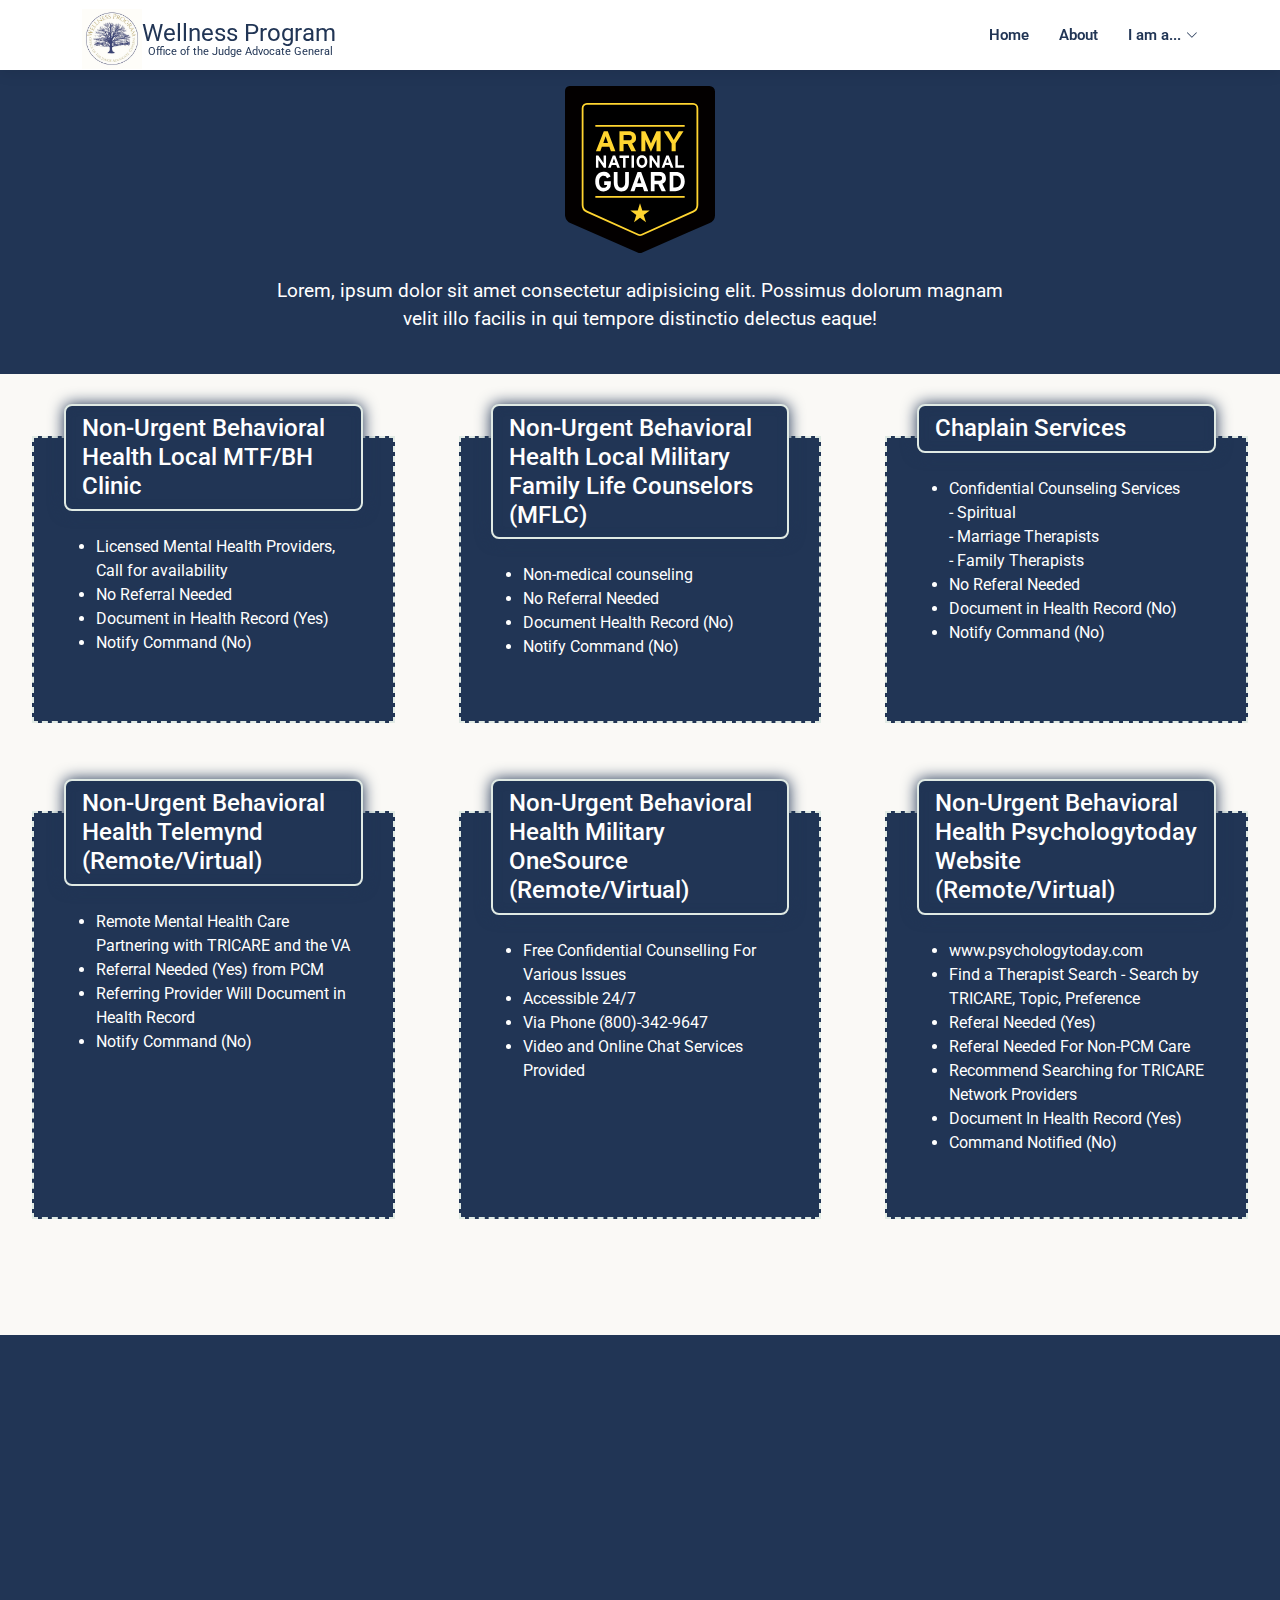
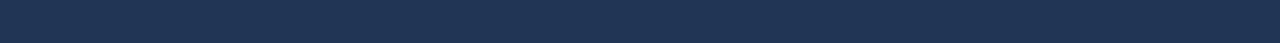
<file: guard2.html>
<!DOCTYPE html>
<html lang="en">

<head>
  <meta charset="utf-8">
  <meta content="width=device-width, initial-scale=1.0" name="viewport">

  <title>About - Serenity Bootstrap Template</title>
  <meta content="" name="description">
  <meta content="" name="keywords">

  <!-- Favicons -->
  <link href="assets/img/favicon.png" rel="icon">
  <link href="assets/img/apple-touch-icon.png" rel="apple-touch-icon">

  <!-- Google Fonts -->
  <link href="https://fonts.googleapis.com/css?family=Open+Sans:300,300i,400,400i,600,600i,700,700i|Raleway:300,300i,400,400i,500,500i,600,600i,700,700i|Poppins:300,300i,400,400i,500,500i,600,600i,700,700i" rel="stylesheet">

  <!-- Vendor CSS Files -->
  <link href="assets/vendor/aos/aos.css" rel="stylesheet">
  <link href="assets/vendor/bootstrap/css/bootstrap.min.css" rel="stylesheet">
  <link href="assets/vendor/bootstrap-icons/bootstrap-icons.css" rel="stylesheet">
  <link href="assets/vendor/boxicons/css/boxicons.min.css" rel="stylesheet">
  <link href="assets/vendor/glightbox/css/glightbox.min.css" rel="stylesheet">
  <link href="assets/vendor/swiper/swiper-bundle.min.css" rel="stylesheet">

  <!-- Template Main CSS File -->
  <link href="assets/css/style.css" rel="stylesheet">

  <!-- =======================================================
  * Template Name: Serenity
  * Template URL: https://bootstrapmade.com/serenity-bootstrap-corporate-template/
  * Updated: Mar 17 2024 with Bootstrap v5.3.3
  * Author: BootstrapMade.com
  * License: https://bootstrapmade.com/license/
  ======================================================== -->
</head>

<body class="active1">

  <!-- ======= Header ======= -->
  <header id="header" class="fixed-top d-flex align-items-center active1">
    <div class="container d-flex align-items-center justify-content-between">

      <div class="logo">
        <!-- <h1 class="text-light"><a href="index.html"><img src="./assets/img/logo jun 2024.jpg" alt="logo" class="our-logo">Wellness</a></h1> -->
         <!-- <a href="index.html"><img src="./assets/img/logo jun 2024.jpg" alt=""></a> -->
        <!-- Uncomment below if you prefer to use an image logo -->
        <a href="index.html" class="change-text"><img src="assets/img/logo jun 2024.jpg" alt="" class="img-fluid">Wellness Program</a>
        <p class="custom-text">Office of the Judge Advocate General</p>
      </div>
      

      <nav id="navbar" class="navbar">
        <ul>
          <li><a class="active change-text" href="index.html">Home</a></li>
          <!-- <li class="dropdown"><a href="#"><span>MilLife Topics</span> <i class="bi bi-chevron-down"></i></a>
            <ul>
              <li><a href="#">Place Holder</a></li>
              <li><a href="#">Place Holder</a></li>
              <li class="dropdown"><a href="#"><span>Deep Drop Down</span> <i class="bi bi-chevron-right"></i></a>
                <ul>
                  <li><a href="#">Deep Drop Down 1</a></li>
                  <li><a href="#">Deep Drop Down 2</a></li>
                  <li><a href="#">Deep Drop Down 3</a></li>
                  <li><a href="#">Deep Drop Down 4</a></li>
                  <li><a href="#">Deep Drop Down 5</a></li>
                </ul>
              </li>
            </ul>
          </li> -->
          <!-- This is the about link -->
          <li><a class="active change-text" href="./new-about.html" >About</a></li>
          <!-- This is the start of the I am link -->
          <li class="dropdown"><a class="change-text" href="#"><span>I am a...</span> <i class="bi bi-chevron-down"></i></a>
            <ul class="iam-active1">
              <li class="dropdown"><a class="change-text" href="#"><span>Active Duty</span> <i class="bi bi-chevron-right"></i></a>
                <ul class="custom-drop li active1">
                  <li class="custom-link" style="font-weight: 500; text-decoration: underline;" ><a class="custom-a change-text mobile" href="./active1.html" >In Crisis</a></li>
                  <li class="custom-link" style="font-weight: 500; text-decoration: underline;"><a class="custom-a change-text mobile" href="./active2.html" >Non-Urgent BH</a></li>
                  <li class="custom-link" style="font-weight: 500; text-decoration: underline;"><a class="custom-a change-text mobile" href="./active3.html" >Resources</a></li>
                </ul>
              </li>     
            
              <li class="dropdown"><a class="change-text"  href="#"><span>Reserve</span> <i class="bi bi-chevron-right"></i></a>
                <ul class="custom-drop li active1">
                  <li class="custom-link" style="font-weight: 500; text-decoration: underline;" ><a class="custom-a change-text mobile" href="./reserve1.html" >In Crisis</a></li>
                  <li class="custom-link" style="font-weight: 500; text-decoration: underline;"><a class="custom-a change-text mobile" href="./reserve2.html" >Non-Urgent BH</a></li>
                  <li class="custom-link" style="font-weight: 500; text-decoration: underline;"><a class="custom-a change-text mobile" href="./reserve3.html" >Resources</a></li>
                </ul>
              </li>             
              <li class="dropdown"><a class="change-text" href="#"><span>Guard</span> <i class="bi bi-chevron-right"></i></a>
                <ul class="custom-drop li active1">
                  <li class="custom-link" style="font-weight: 500; text-decoration: underline;" ><a class="custom-a change-text mobile" href="./guard1.html" >In Crisis</a></li>
                  <li class="custom-link" style="font-weight: 500; text-decoration: underline;"><a class="custom-a change-text mobile" href="./guard2.html" >Non-Urgent BH</a></li>
                  <li class="custom-link" style="font-weight: 500; text-decoration: underline;"><a class="custom-a change-text mobile" href="./guard3.html" >Resources</a></li>
                </ul>
              </li>             
              <li class="dropdown"><a class="change-text" href="#"><span>Civilian</span> <i class="bi bi-chevron-right"></i></a>
                <ul class="custom-drop li active1">
                  <li class="custom-link" style="font-weight: 500; text-decoration: underline;" ><a class="custom-a change-text mobile" href="./civilian1.html" >In Crisis</a></li>
                  <li class="custom-link" style="font-weight: 500; text-decoration: underline;"><a class="custom-a change-text mobile" href="./civilian2.html" >Non-Urgent BH</a></li>
                  <li class="custom-link" style="font-weight: 500; text-decoration: underline;"><a class="custom-a change-text mobile" href="./civilian3.html" >Resources</a></li>
                </ul>
              </li>             
            </ul>
          </li>
        
          <!-- This has been removed -->
          <!-- <li><a class="getstarted" href="about.html">Log In</a></li> -->
        </ul>
        <i class="bi bi-list mobile-nav-toggle"></i>
      </nav><!-- .navbar -->

    </div>
  </header><!-- End Header -->

 
  <main id="main" class="the-main active1">
    <div class="section-intro active1">
      <h1 class="page-title">
        <img class="anatglogo" src="./assets/img/ARNG-logo.svg" alt="">
      </h1>
      <p>
        Lorem, ipsum dolor sit amet consectetur adipisicing elit. Possimus dolorum magnam velit illo facilis in qui tempore distinctio delectus eaque!
      </p>
    </div>
    <section class="section-row section-justify-center">
      <div class="section-card-column">
        <figure class="section-card section-code-card">
          <h2 class="section-card-header">Non-Urgent Behavioral Health Local MTF/BH Clinic</h2>
          <div class="card-body">
            <ul>
              <li>Licensed Mental Health Providers, Call for availability</li>
              <li>No Referral Needed</li>
              <li>Document in Health Record (Yes)</li>
              <li>Notify Command (No)</li>
            </ul>
          </div>
          <!-- with the <pre> element, it counts all spaces literally, so proper code indentation cannot be applied in this case -->
       
        </figure>
      </div>
      <div class="section-card-column">
        <figure class="section-card section-code-card">
          <h2 class="section-card-header">Non-Urgent Behavioral Health Local Military Family Life Counselors (MFLC)</h2>
          <div class="card-body">
           <ul>
            <li>Non-medical counseling</li>
            <li>No Referral Needed</li>
            <li>Document Health Record (No)</li>
            <li>Notify Command (No)</li>
           </ul>
          </div>
        
        </figure>
      </div>
      <div class="section-card-column">
        <figure class="section-card section-code-card">
          <h2 class="section-card-header">Chaplain Services</h2>
          <div class="card-body">
            <ul>
              <li>Confidential Counseling Services</li>
              <span>- Spiritual</span> <br>
              <span>- Marriage Therapists</span> <br>
              <span>- Family Therapists</span>
              <li>No Referal Needed</li>
              <li>Document in Health Record (No)</li>
              <li>Notify Command (No)</li>
              
            </ul>
          </div>
          <!-- with the <pre> element, it counts all spaces literally, so proper code indentation cannot be applied in this case -->
       
        </figure>
      </div>
      <div class="section-card-column">
        <figure class="section-card section-code-card">
          <h2 class="section-card-header">Non-Urgent Behavioral Health Telemynd (Remote/Virtual)</h2>
          <div class="card-body">
            <ul>
              <li>Remote Mental Health Care Partnering with TRICARE and the VA</li>
              <li>Referral Needed (Yes) from PCM</li>
              <li>Referring Provider Will Document in Health Record</li>
              <li>Notify Command (No)</li>
            </ul>
          </div>
          <!-- with the <pre> element, it counts all spaces literally, so proper code indentation cannot be applied in this case -->
       
        </figure>
      </div>
      <div class="section-card-column">
        <figure class="section-card section-code-card">
          <h2 class="section-card-header">Non-Urgent Behavioral Health Military OneSource (Remote/Virtual)</h2>
          <div class="card-body">
            <ul>
              <li>Free Confidential Counselling For Various Issues</li>
              <li>Accessible 24/7</li>
              <li>Via Phone (800)-342-9647</li>
              <li>Video and Online Chat Services Provided</li>
            </ul>
          </div>
          <!-- with the <pre> element, it counts all spaces literally, so proper code indentation cannot be applied in this case -->
       
        </figure>
      </div>
      <div class="section-card-column">
        <figure class="section-card section-code-card">
          <h2 class="section-card-header">Non-Urgent Behavioral Health <a style="color: #fff;" href="https://www.psychologytoday.com/" target="_blank">Psychologytoday Website</a> (Remote/Virtual)</h2>
          <div class="card-body">
            <ul>
              <li><a style="color: #fff;" href="https://www.psychologytoday.com/" target="_blank">www.psychologytoday.com</a></li>
              <li>Find a Therapist Search - Search by TRICARE, Topic, Preference</li>
              <li>Referal Needed (Yes)</li>
              <li>Referal Needed For Non-PCM Care</li>
              <li>Recommend Searching for TRICARE Network Providers</li>
              <li>Document In Health Record (Yes)</li>
              <li>Command Notified (No)</li>
            </ul>
          </div>
          <!-- with the <pre> element, it counts all spaces literally, so proper code indentation cannot be applied in this case -->
       
        </figure>
      </div>
      
    </section>
   

  </main><!-- End #main -->

  <!-- ======= Footer ======= -->
  <footer id="footer" class="active1">
    <div class="footer-top active1">
      <div class="container">
        <div class="row">

           <!-- <div class="col-lg-3 col-md-6 footer-info">
            <h3>Wellness</h3>
            <p>Mindfully focusing on wellness in our lives builds resilience and enables us to thrive amidst life’s challenges..</p>
          </div> -->

          <!-- <div class="col-lg-3 col-md-6 footer-links">
            <h4>Useful Links</h4>
            <ul>
              <li><a href="#">Home</a></li>
              <li><a href="#">About us</a></li>
              <li><a href="#">Services</a></li>
              <li><a href="#">Terms of service</a></li>
              <li><a href="#">Privacy policy</a></li>
            </ul>
          </div> -->

          <!-- <div class="col-lg-3 col-md-6 footer-contact">
            <h4>Contact Us</h4>
            <p>
              9275 Gunston Road <br>
              Fort Belvoir, VA 22060<br>
              United States <br>
              <strong>Phone:</strong> 703-693-1100<br>
              <strong>Email:</strong> info@example.com<br>
            </p> 

             <div class="social-links">
              <a href="#" class="twitter"><i class="bi bi-twitter"></i></a>
              <a href="#" class="facebook"><i class="bi bi-facebook"></i></a>
              <a href="#" class="instagram"><i class="bi bi-instagram"></i></a>
              <a href="#" class="linkedin"><i class="bi bi-linkedin"></i></a>
            </div> 

           </div>  -->

            <!-- <div class="col-lg-3 col-md-6 footer-newsletter">
            <h4>Our Newsletter</h4>
            <p>Tamen quem nulla quae legam multos aute sint culpa legam noster magna veniam enim veniam illum dolore legam minim quorum culpa amet magna export quem marada parida nodela caramase seza.</p>
            <form action="" method="post">
              <input type="email" name="email"><input type="submit" value="Subscribe">
            </form>
          </div>   -->
 <section id="cta" class="cta active1">
      <div class="container" data-aos="fade-in">

        <div class="text-center move-center">
          <div class="new-logo">
            <a href="index.html"><img src="assets/img/logo jun 2024.jpg" alt="" class="img-fluid"></a>
            <h3>In Crisis?</h3>
          </div>
          
          <p> In the United States, call <span class="lg-red-text">988 or Text 838255</span> if you are in an emergency.<br class="none"> For those outside the United States, call your local emergency number.</p>
          <!-- <a class="cta-btn" href="https://livechat.militaryonesourceconnect.org/webchat/" >Chat Live</a> -->
        </div>

      </div>
    </section> 
    <!-- End Cta Section -->

        </div>
      </div>
    </div>

    
  </footer><!-- End Footer -->

  <a href="#" class="back-to-top d-flex align-items-center justify-content-center"><i class="bi bi-arrow-up-short"></i></a>

  <!-- Vendor JS Files -->
  <script src="assets/vendor/purecounter/purecounter_vanilla.js"></script>
  <script src="assets/vendor/aos/aos.js"></script>
  <script src="assets/vendor/bootstrap/js/bootstrap.bundle.min.js"></script>
  <script src="assets/vendor/glightbox/js/glightbox.min.js"></script>
  <script src="assets/vendor/isotope-layout/isotope.pkgd.min.js"></script>
  <script src="assets/vendor/swiper/swiper-bundle.min.js"></script>
  <script src="assets/vendor/waypoints/noframework.waypoints.js"></script>
  <script src="assets/vendor/php-email-form/validate.js"></script>

  <!-- Template Main JS File -->
  <script src="assets/js/main.js"></script>

</body>

</html>
</file>
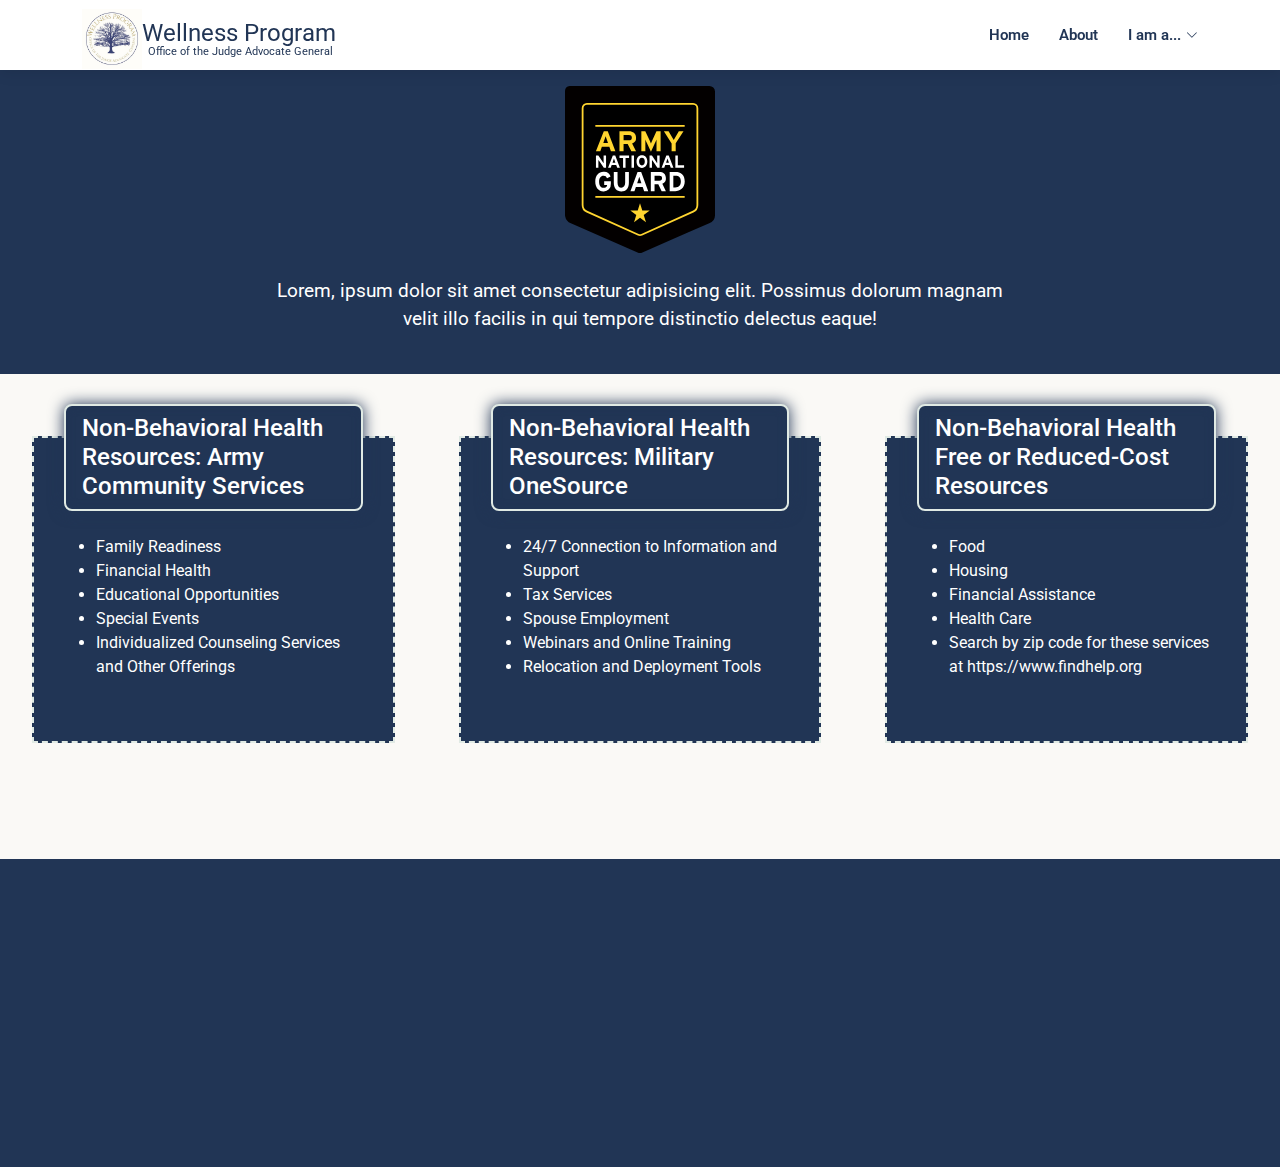
<file: guard3.html>
<!DOCTYPE html>
<html lang="en">

<head>
  <meta charset="utf-8">
  <meta content="width=device-width, initial-scale=1.0" name="viewport">

  <title>About - Serenity Bootstrap Template</title>
  <meta content="" name="description">
  <meta content="" name="keywords">

  <!-- Favicons -->
  <link href="assets/img/favicon.png" rel="icon">
  <link href="assets/img/apple-touch-icon.png" rel="apple-touch-icon">

  <!-- Google Fonts -->
  <link href="https://fonts.googleapis.com/css?family=Open+Sans:300,300i,400,400i,600,600i,700,700i|Raleway:300,300i,400,400i,500,500i,600,600i,700,700i|Poppins:300,300i,400,400i,500,500i,600,600i,700,700i" rel="stylesheet">

  <!-- Vendor CSS Files -->
  <link href="assets/vendor/aos/aos.css" rel="stylesheet">
  <link href="assets/vendor/bootstrap/css/bootstrap.min.css" rel="stylesheet">
  <link href="assets/vendor/bootstrap-icons/bootstrap-icons.css" rel="stylesheet">
  <link href="assets/vendor/boxicons/css/boxicons.min.css" rel="stylesheet">
  <link href="assets/vendor/glightbox/css/glightbox.min.css" rel="stylesheet">
  <link href="assets/vendor/swiper/swiper-bundle.min.css" rel="stylesheet">

  <!-- Template Main CSS File -->
  <link href="assets/css/style.css" rel="stylesheet">

  <!-- =======================================================
  * Template Name: Serenity
  * Template URL: https://bootstrapmade.com/serenity-bootstrap-corporate-template/
  * Updated: Mar 17 2024 with Bootstrap v5.3.3
  * Author: BootstrapMade.com
  * License: https://bootstrapmade.com/license/
  ======================================================== -->
</head>

<body>

  <!-- ======= Header ======= -->
  <header id="header" class="fixed-top d-flex align-items-center active1">
    <div class="container d-flex align-items-center justify-content-between">

      <div class="logo">
        <!-- <h1 class="text-light"><a href="index.html"><img src="./assets/img/logo jun 2024.jpg" alt="logo" class="our-logo">Wellness</a></h1> -->
         <!-- <a href="index.html"><img src="./assets/img/logo jun 2024.jpg" alt=""></a> -->
        <!-- Uncomment below if you prefer to use an image logo -->
        <a href="index.html" class="change-text"><img src="assets/img/logo jun 2024.jpg" alt="" class="img-fluid">Wellness Program</a>
        <p class="custom-text">Office of the Judge Advocate General</p>
      </div>
      

      <nav id="navbar" class="navbar">
        <ul>
          <li><a class="active change-text" href="index.html">Home</a></li>
          <!-- <li class="dropdown"><a href="#"><span>MilLife Topics</span> <i class="bi bi-chevron-down"></i></a>
            <ul>
              <li><a href="#">Place Holder</a></li>
              <li><a href="#">Place Holder</a></li>
              <li class="dropdown"><a href="#"><span>Deep Drop Down</span> <i class="bi bi-chevron-right"></i></a>
                <ul>
                  <li><a href="#">Deep Drop Down 1</a></li>
                  <li><a href="#">Deep Drop Down 2</a></li>
                  <li><a href="#">Deep Drop Down 3</a></li>
                  <li><a href="#">Deep Drop Down 4</a></li>
                  <li><a href="#">Deep Drop Down 5</a></li>
                </ul>
              </li>
            </ul>
          </li> -->
          <!-- This is the about link -->
          <li><a class="active change-text" href="./new-about.html" >About</a></li>
          <!-- This is the start of the I am link -->
          <li class="dropdown"><a class="change-text" href="#"><span>I am a...</span> <i class="bi bi-chevron-down"></i></a>
            <ul class="iam-active1">
              <li class="dropdown"><a class="change-text" href="#"><span>Active Duty</span> <i class="bi bi-chevron-right"></i></a>
                <ul class="custom-drop li active1">
                  <li class="custom-link" style="font-weight: 500; text-decoration: underline;" ><a class="custom-a change-text mobile" href="./active1.html" >In Crisis</a></li>
                  <li class="custom-link" style="font-weight: 500; text-decoration: underline;"><a class="custom-a change-text mobile" href="./active2.html" >Non-Urgent BH</a></li>
                  <li class="custom-link" style="font-weight: 500; text-decoration: underline;"><a class="custom-a change-text mobile" href="./active3.html" >Resources</a></li>
                </ul>
              </li>     
            
              <li class="dropdown"><a class="change-text" href="#"><span>Reserve</span> <i class="bi bi-chevron-right"></i></a>
                <ul class="custom-drop li active1">
                  <li class="custom-link" style="font-weight: 500; text-decoration: underline;" ><a class="custom-a change-text mobile" href="./reserve1.html" >In Crisis</a></li>
                  <li class="custom-link" style="font-weight: 500; text-decoration: underline;"><a class="custom-a change-text mobile" href="./reserve2.html" >Non-Urgent BH</a></li>
                  <li class="custom-link" style="font-weight: 500; text-decoration: underline;"><a class="custom-a change-text mobile" href="./reserve3.html" >Resources</a></li>
                </ul>
              </li>             
              <li class="dropdown"><a class="change-text" href="#"><span>Guard</span> <i class="bi bi-chevron-right"></i></a>
                <ul class="custom-drop li active1">
                  <li class="custom-link" style="font-weight: 500; text-decoration: underline;" ><a class="custom-a change-text mobile" href="./guard1.html" >In Crisis</a></li>
                  <li class="custom-link" style="font-weight: 500; text-decoration: underline;"><a class="custom-a change-text mobile" href="./guard2.html" >Non-Urgent BH</a></li>
                  <li class="custom-link" style="font-weight: 500; text-decoration: underline;"><a class="custom-a change-text mobile" href="./guard3.html" >Resources</a></li>
                </ul>
              </li>             
              <li class="dropdown"><a class="change-text" href="#"><span>Civilian</span> <i class="bi bi-chevron-right"></i></a>
                <ul class="custom-drop li active1">
                  <li class="custom-link" style="font-weight: 500; text-decoration: underline;" ><a class="custom-a change-text mobile" href="./civilian1.html" >In Crisis</a></li>
                  <li class="custom-link" style="font-weight: 500; text-decoration: underline;"><a class="custom-a change-text mobile" href="./civilian2.html" >Non-Urgent BH</a></li>
                  <li class="custom-link" style="font-weight: 500; text-decoration: underline;"><a class="custom-a change-text mobile" href="./civilian3.html" >Resources</a></li>
                </ul>
              </li>             
            </ul>
          </li>
        
          <!-- This has been removed -->
          <!-- <li><a class="getstarted" href="about.html">Log In</a></li> -->
        </ul>
        <i class="bi bi-list mobile-nav-toggle"></i>
      </nav><!-- .navbar -->

    </div>
  </header><!-- End Header -->

 
  <main id="main" class="the-main active1">
    <div class="section-intro active1">
      <h1 class="page-title">
        <img class="anatglogo" src="./assets/img/ARNG-logo.svg" alt="">
      </h1>
      <p>
        Lorem, ipsum dolor sit amet consectetur adipisicing elit. Possimus dolorum magnam velit illo facilis in qui tempore distinctio delectus eaque!
      </p>
    </div>
    <section class="section-row section-justify-center">
      <div class="section-card-column">
        <figure class="section-card section-code-card">
          <h2 class="section-card-header">Non-Behavioral Health Resources: Army Community Services</h2>
          <div class="card-body">
            <ul>
              <li>Family Readiness</li>
              <li>Financial Health</li>
              <li>Educational Opportunities</li>
              <li>Special Events</li>
              <li>Individualized Counseling Services and Other Offerings</li>
            </ul>
          </div>
          <!-- with the <pre> element, it counts all spaces literally, so proper code indentation cannot be applied in this case -->
       
        </figure>
      </div>
      <div class="section-card-column">
        <figure class="section-card section-code-card">
          <h2 class="section-card-header">Non-Behavioral Health Resources: Military OneSource</h2>
          <div class="card-body">
            <ul>
              <li>24/7 Connection to Information and Support</li>
              <li>Tax Services</li>
              <li>Spouse Employment</li>
              <li>Webinars and Online Training</li>
              <li>Relocation and Deployment Tools</li>
            </ul>
          </div>
          <!-- with the <pre> element, it counts all spaces literally, so proper code indentation cannot be applied in this case -->
       
        </figure>
      </div>
      <div class="section-card-column">
        <figure class="section-card section-code-card">
          <h2 class="section-card-header">Non-Behavioral Health Free or Reduced-Cost Resources</h2>
          <div class="card-body">
            <ul class="nbhrl">
              <li>Food</li>
              <li>Housing</li>
              <li>Financial Assistance</li>
              <li>Health Care</li>
              <li>Search by zip code for these services at <a href="https://www.findhelp.org/" target="_blank">https://www.findhelp.org</a></li>
            </ul>
          </div>
          <!-- with the <pre> element, it counts all spaces literally, so proper code indentation cannot be applied in this case -->
       
        </figure>
      </div>
     
      
    </section>
   

  </main><!-- End #main -->

  <!-- ======= Footer ======= -->
  <footer id="footer" class="active1">
    <div class="footer-top active1">
      <div class="container">
        <div class="row">

           <!-- <div class="col-lg-3 col-md-6 footer-info">
            <h3>Wellness</h3>
            <p>Mindfully focusing on wellness in our lives builds resilience and enables us to thrive amidst life’s challenges..</p>
          </div> -->

          <!-- <div class="col-lg-3 col-md-6 footer-links">
            <h4>Useful Links</h4>
            <ul>
              <li><a href="#">Home</a></li>
              <li><a href="#">About us</a></li>
              <li><a href="#">Services</a></li>
              <li><a href="#">Terms of service</a></li>
              <li><a href="#">Privacy policy</a></li>
            </ul>
          </div> -->

          <!-- <div class="col-lg-3 col-md-6 footer-contact">
            <h4>Contact Us</h4>
            <p>
              9275 Gunston Road <br>
              Fort Belvoir, VA 22060<br>
              United States <br>
              <strong>Phone:</strong> 703-693-1100<br>
              <strong>Email:</strong> info@example.com<br>
            </p> 

             <div class="social-links">
              <a href="#" class="twitter"><i class="bi bi-twitter"></i></a>
              <a href="#" class="facebook"><i class="bi bi-facebook"></i></a>
              <a href="#" class="instagram"><i class="bi bi-instagram"></i></a>
              <a href="#" class="linkedin"><i class="bi bi-linkedin"></i></a>
            </div> 

           </div>  -->

            <!-- <div class="col-lg-3 col-md-6 footer-newsletter">
            <h4>Our Newsletter</h4>
            <p>Tamen quem nulla quae legam multos aute sint culpa legam noster magna veniam enim veniam illum dolore legam minim quorum culpa amet magna export quem marada parida nodela caramase seza.</p>
            <form action="" method="post">
              <input type="email" name="email"><input type="submit" value="Subscribe">
            </form>
          </div>   -->
 <section id="cta" class="cta active1">
      <div class="container" data-aos="fade-in">

        <div class="text-center move-center">
          <div class="new-logo">
            <a href="index.html"><img src="assets/img/logo jun 2024.jpg" alt="" class="img-fluid"></a>
            <h3>In Crisis?</h3>
          </div>
          
          <p> In the United States, call <span class="lg-red-text">988 or Text 838255</span> if you are in an emergency.<br class="none"> For those outside the United States, call your local emergency number.</p>
          <!-- <a class="cta-btn" href="https://livechat.militaryonesourceconnect.org/webchat/" >Chat Live</a> -->
        </div>

      </div>
    </section> 
    <!-- End Cta Section -->

        </div>
      </div>
    </div>

    
  </footer><!-- End Footer -->

  <a href="#" class="back-to-top d-flex align-items-center justify-content-center"><i class="bi bi-arrow-up-short"></i></a>

  <!-- Vendor JS Files -->
  <script src="assets/vendor/purecounter/purecounter_vanilla.js"></script>
  <script src="assets/vendor/aos/aos.js"></script>
  <script src="assets/vendor/bootstrap/js/bootstrap.bundle.min.js"></script>
  <script src="assets/vendor/glightbox/js/glightbox.min.js"></script>
  <script src="assets/vendor/isotope-layout/isotope.pkgd.min.js"></script>
  <script src="assets/vendor/swiper/swiper-bundle.min.js"></script>
  <script src="assets/vendor/waypoints/noframework.waypoints.js"></script>
  <script src="assets/vendor/php-email-form/validate.js"></script>

  <!-- Template Main JS File -->
  <script src="assets/js/main.js"></script>

</body>

</html>
</file>
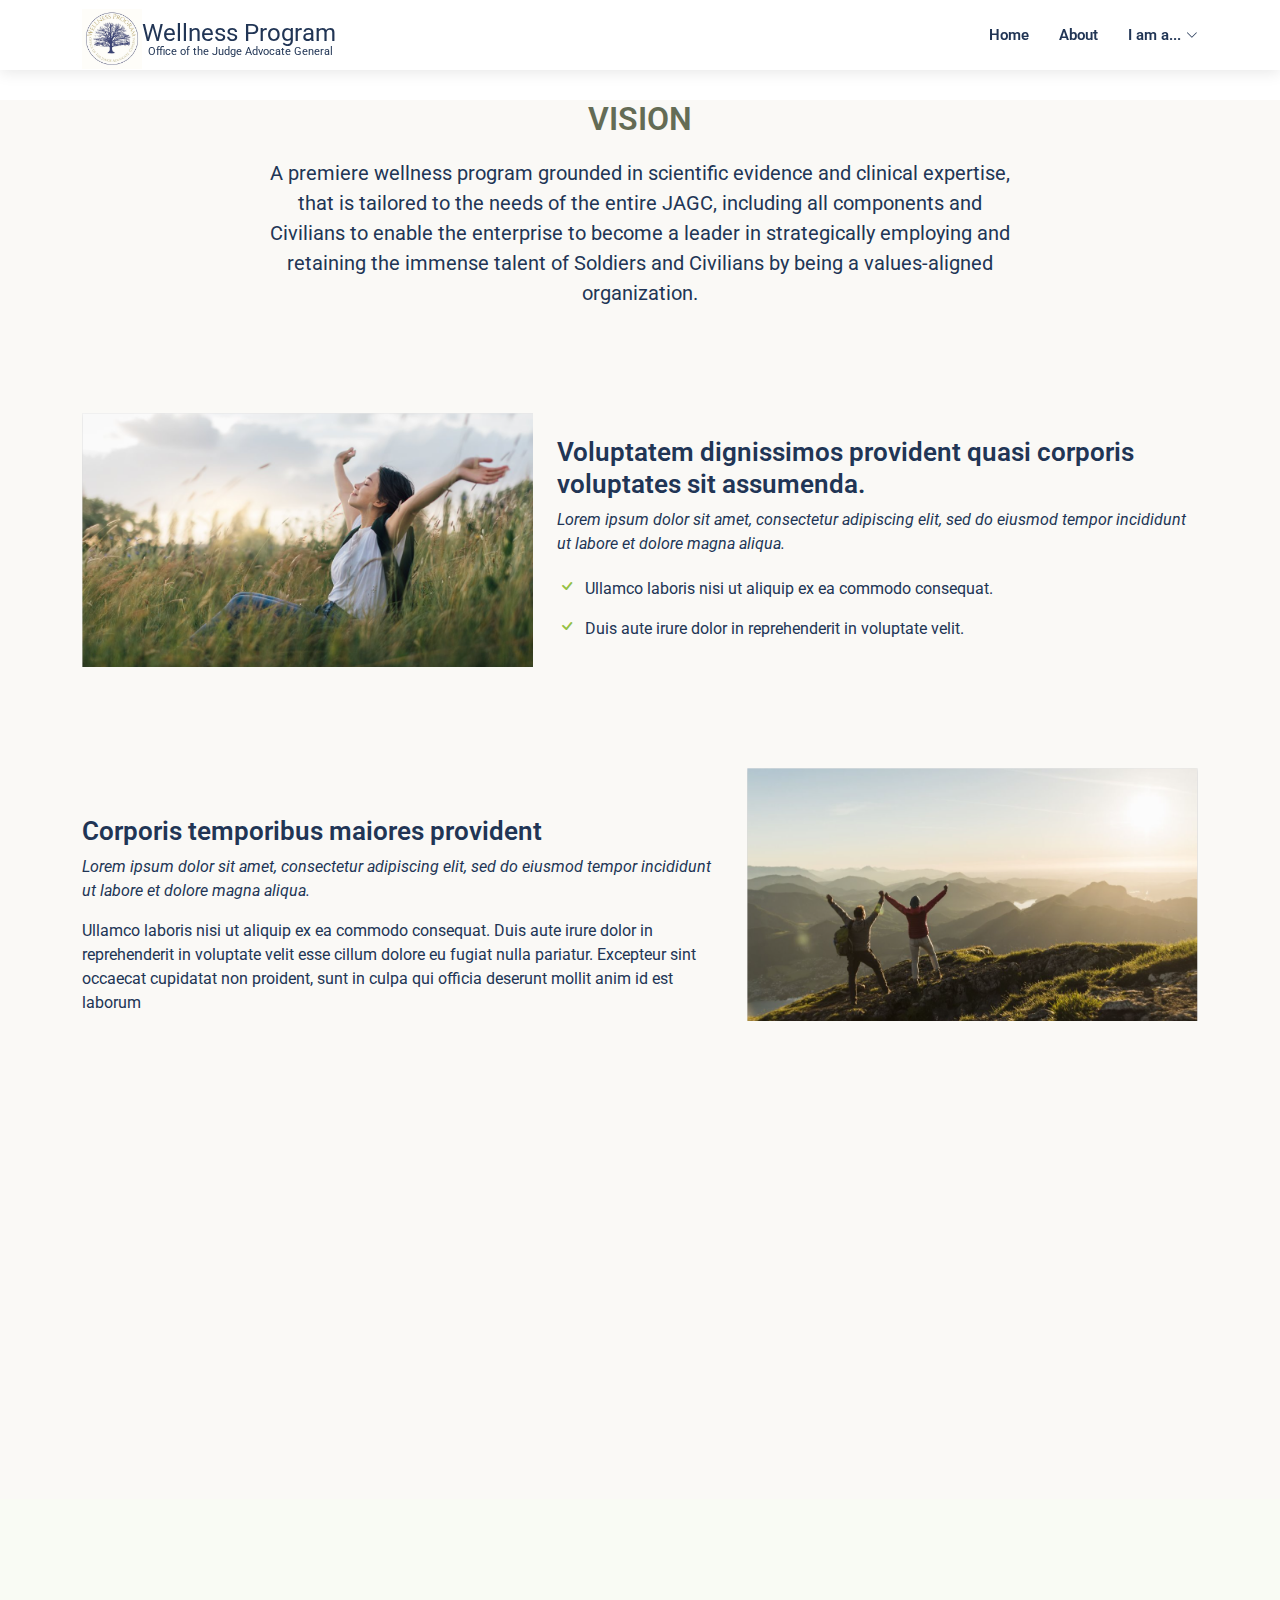
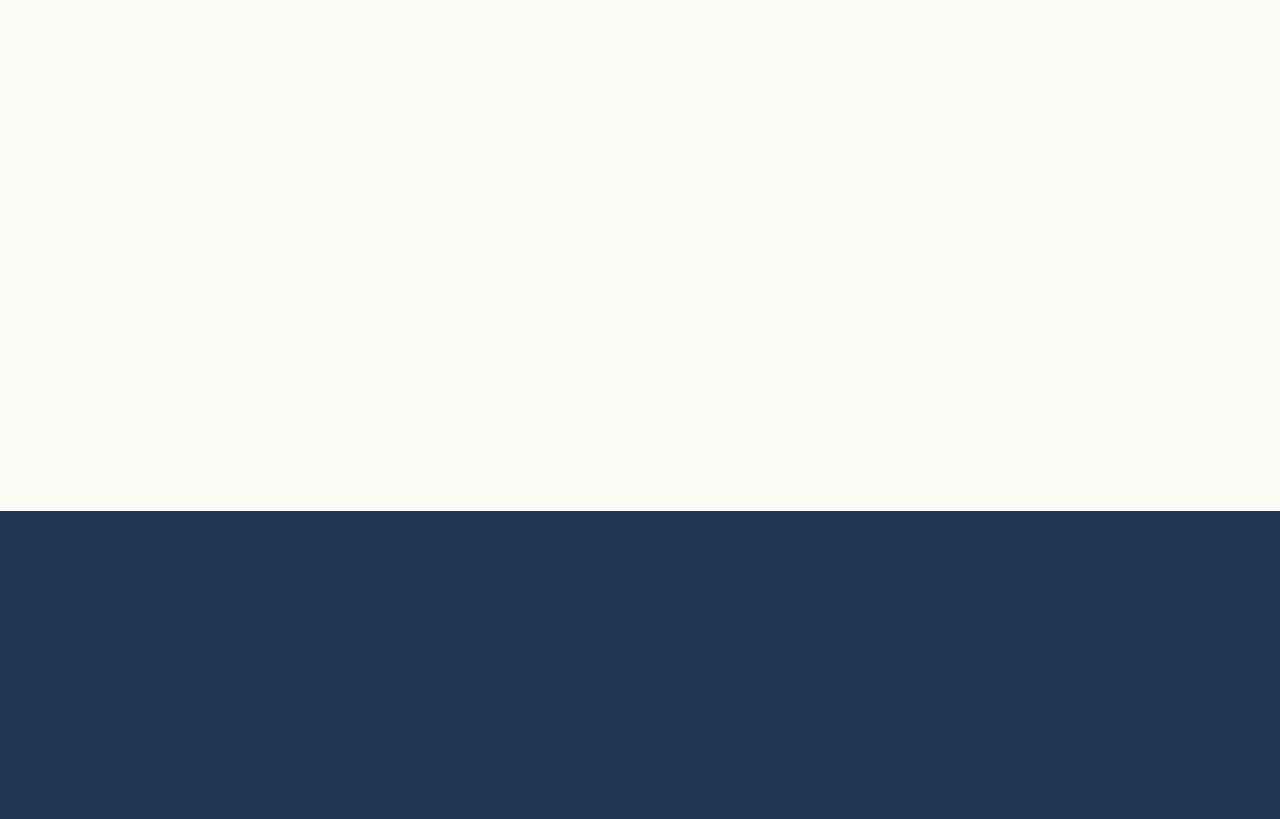
<file: new-about.html>
<!DOCTYPE html>
<html lang="en">

<head>
  <meta charset="utf-8">
  <meta content="width=device-width, initial-scale=1.0" name="viewport">

  <title>About - Serenity Bootstrap Template</title>
  <meta content="" name="description">
  <meta content="" name="keywords">

  <!-- Favicons -->
  <link href="assets/img/favicon.png" rel="icon">
  <link href="assets/img/apple-touch-icon.png" rel="apple-touch-icon">

  <!-- Google Fonts -->
  <link href="https://fonts.googleapis.com/css?family=Open+Sans:300,300i,400,400i,600,600i,700,700i|Raleway:300,300i,400,400i,500,500i,600,600i,700,700i|Poppins:300,300i,400,400i,500,500i,600,600i,700,700i" rel="stylesheet">

  <!-- Vendor CSS Files -->
  <link href="assets/vendor/aos/aos.css" rel="stylesheet">
  <link href="assets/vendor/bootstrap/css/bootstrap.min.css" rel="stylesheet">
  <link href="assets/vendor/bootstrap-icons/bootstrap-icons.css" rel="stylesheet">
  <link href="assets/vendor/boxicons/css/boxicons.min.css" rel="stylesheet">
  <link href="assets/vendor/glightbox/css/glightbox.min.css" rel="stylesheet">
  <link href="assets/vendor/swiper/swiper-bundle.min.css" rel="stylesheet">

  <!-- Template Main CSS File -->
  <link href="assets/css/style.css" rel="stylesheet">

  <!-- =======================================================
  * Template Name: Serenity
  * Template URL: https://bootstrapmade.com/serenity-bootstrap-corporate-template/
  * Updated: Mar 17 2024 with Bootstrap v5.3.3
  * Author: BootstrapMade.com
  * License: https://bootstrapmade.com/license/
  ======================================================== -->
</head>

<body>

  <!-- ======= Header ======= -->
  <header id="header" class="fixed-top d-flex align-items-center">
    <div class="container d-flex align-items-center justify-content-between">

      <div class="logo">
        <!-- <h1 class="text-light"><a href="index.html"><img src="./assets/img/logo jun 2024.jpg" alt="logo" class="our-logo">Wellness</a></h1> -->
         <!-- <a href="index.html"><img src="./assets/img/logo jun 2024.jpg" alt=""></a> -->
        <!-- Uncomment below if you prefer to use an image logo -->
        <a  href="index.html"><img src="assets/img/logo jun 2024.jpg" alt="" class="img-fluid">Wellness Program</a>
        <p class="custom-text">Office of the Judge Advocate General</p>
      </div>
      

      <nav id="navbar" class="navbar">
        <ul>
          <li><a class="active" href="index.html">Home</a></li>
          <!-- <li class="dropdown"><a href="#"><span>MilLife Topics</span> <i class="bi bi-chevron-down"></i></a>
            <ul>
              <li><a href="#">Place Holder</a></li>
              <li><a href="#">Place Holder</a></li>
              <li class="dropdown"><a href="#"><span>Deep Drop Down</span> <i class="bi bi-chevron-right"></i></a>
                <ul>
                  <li><a href="#">Deep Drop Down 1</a></li>
                  <li><a href="#">Deep Drop Down 2</a></li>
                  <li><a href="#">Deep Drop Down 3</a></li>
                  <li><a href="#">Deep Drop Down 4</a></li>
                  <li><a href="#">Deep Drop Down 5</a></li>
                </ul>
              </li>
            </ul>
          </li> -->
          <!-- This is the about link -->
          <li><a class="active" href="./new-about.html" target="_blank">About</a></li>
          <!-- This is the start of the I am link -->
          <li class="dropdown"><a href="#"><span>I am a...</span> <i class="bi bi-chevron-down"></i></a>
            <ul>
              <li class="dropdown"><a href="#"><span>Active Duty</span> <i class="bi bi-chevron-right"></i></a>
                <ul class="custom-drop li">
                  <li class="custom-link" style="font-weight: 500; text-decoration: underline;" ><a class="custom-a" href="#" target="_blank">In Crisis</a></li>
                  <li class="custom-link" style="font-weight: 500; text-decoration: underline;"><a class="custom-a" href="#" target="_blank">Non-Urgent BH</a></li>
                  <li class="custom-link" style="font-weight: 500; text-decoration: underline;"><a class="custom-a" href="#" target="_blank">Resources</a></li>
                </ul>
              </li>     
            
              <li class="dropdown"><a href="#"><span>Reserve</span> <i class="bi bi-chevron-right"></i></a>
                <ul class="custom-drop li">
                  <li class="custom-link" style="font-weight: 500; text-decoration: underline;" ><a class="custom-a" href="#" target="_blank">In Crisis</a></li>
                  <li class="custom-link" style="font-weight: 500; text-decoration: underline;"><a class="custom-a" href="#" target="_blank">Non-Urgent BH</a></li>
                  <li class="custom-link" style="font-weight: 500; text-decoration: underline;"><a class="custom-a" href="#" target="_blank">Resources</a></li>
                </ul>
              </li>             
              <li class="dropdown"><a href="#"><span>Guard</span> <i class="bi bi-chevron-right"></i></a>
                <ul class="custom-drop li">
                  <li class="custom-link" style="font-weight: 500; text-decoration: underline;" ><a class="custom-a" href="#" target="_blank">In Crisis</a></li>
                  <li class="custom-link" style="font-weight: 500; text-decoration: underline;"><a class="custom-a" href="#" target="_blank">Non-Urgent BH</a></li>
                  <li class="custom-link" style="font-weight: 500; text-decoration: underline;"><a class="custom-a" href="#" target="_blank">Resources</a></li>
                </ul>
              </li>             
              <li class="dropdown"><a href="#"><span>Civillian</span> <i class="bi bi-chevron-right"></i></a>
                <ul class="custom-drop li">
                  <li class="custom-link" style="font-weight: 500; text-decoration: underline;" ><a class="custom-a" href="#" target="_blank">In Crisis</a></li>
                  <li class="custom-link" style="font-weight: 500; text-decoration: underline;"><a class="custom-a" href="#" target="_blank">Non-Urgent BH</a></li>
                  <li class="custom-link" style="font-weight: 500; text-decoration: underline;"><a class="custom-a" href="#" target="_blank">Resources</a></li>
                </ul>
              </li>             
            </ul>
          </li>
        
          <!-- This has been removed -->
          <!-- <li><a class="getstarted" href="about.html">Log In</a></li> -->
        </ul>
        <i class="bi bi-list mobile-nav-toggle"></i>
      </nav><!-- .navbar -->

    </div>
  </header><!-- End Header -->

  <main id="main">

    <!-- ======= Work Process Section ======= -->
    <section id="work-process" class="work-process about-page">
      <div class="container">

        <div class="section-title about" data-aos="fade-up">
          <h2>VISION</h2>
          <p>A premiere wellness program grounded in scientific evidence and clinical expertise, that is tailored to the needs of the entire JAGC, including all components and Civilians to enable the enterprise to become a leader in strategically employing and retaining the immense talent of Soldiers and Civilians by being a values-aligned organization.</p>
        </div>

        <div class="row content">
          <div class="col-md-5" data-aos="fade-right">
            <img src="assets/img/field.png" class="img-fluid" alt="">
          </div>
          <div class="col-md-7 pt-4" data-aos="fade-left">
            <h3>Voluptatem dignissimos provident quasi corporis voluptates sit assumenda.</h3>
            <p class="fst-italic">
              Lorem ipsum dolor sit amet, consectetur adipiscing elit, sed do eiusmod tempor incididunt ut labore et dolore
              magna aliqua.
            </p>
            <ul>
              <li><i class="bi bi-check"></i> Ullamco laboris nisi ut aliquip ex ea commodo consequat.</li>
              <li><i class="bi bi-check"></i> Duis aute irure dolor in reprehenderit in voluptate velit.</li>
            </ul>
          </div>
        </div>

        <div class="row content">
          <div class="col-md-5 order-1 order-md-2" data-aos="fade-left">
            <img src="assets/img/twopeople.png" class="img-fluid" alt="">
          </div>
          <div class="col-md-7 pt-5 order-2 order-md-1" data-aos="fade-right">
            <h3>Corporis temporibus maiores provident</h3>
            <p class="fst-italic">
              Lorem ipsum dolor sit amet, consectetur adipiscing elit, sed do eiusmod tempor incididunt ut labore et dolore
              magna aliqua.
            </p>
            <p>
              Ullamco laboris nisi ut aliquip ex ea commodo consequat. Duis aute irure dolor in reprehenderit in voluptate
              velit esse cillum dolore eu fugiat nulla pariatur. Excepteur sint occaecat cupidatat non proident, sunt in
              culpa qui officia deserunt mollit anim id est laborum
            </p>
          </div>
        </div>

        <div class="row content">
          <div class="col-md-5" data-aos="fade-right">
            <img src="assets/img/jump.png" class="img-fluid" alt="">
          </div>
          <div class="col-md-7 pt-5" data-aos="fade-left">
            <h3>Sunt consequatur ad ut est nulla consectetur reiciendis animi voluptas</h3>
            <p>Cupiditate placeat cupiditate placeat est ipsam culpa. Delectus quia minima quod. Sunt saepe odit aut quia voluptatem hic voluptas dolor doloremque.</p>
            <ul>
              <li><i class="bi bi-check"></i> Ullamco laboris nisi ut aliquip ex ea commodo consequat.</li>
              <li><i class="bi bi-check"></i> Duis aute irure dolor in reprehenderit in voluptate velit.</li>
              <li><i class="bi bi-check"></i> Facilis ut et voluptatem aperiam. Autem soluta ad fugiat.</li>
            </ul>
          </div>
        </div>

       

      </div>
    </section><!-- End Work Process Section -->

    <!-- ======= Our Skills Section ======= -->
    <section id="skills" class="skills section-bg">
      <div class="container">

        <div class="section-title" data-aos="fade-up">
          <h2>Wellness Programs</h2>
          
        </div>

        <div class="row">
          <div class="col-lg-6" data-aos="fade-right">
            <img src="assets/img/hands.png" class="img-fluid" alt="">
          </div>
          <div class="col-lg-6 pt-4 pt-lg-0 content" data-aos="fade-left">
            <h3>Quick Facts:</h3>
            
            <p>
            Over the years wellness programs have evolved to address a wide range of needs. Some of the most popular programs are listed below.
            </p>

            <div class="skills-content">
              
              <div class="progress">
                <span class="skill">91 percent of programs offer smoking cessation <i class="val">91%</i></span>
                <div class="progress-bar-wrap">
                  <div class="progress-bar" role="progressbar" aria-valuenow="100" aria-valuemin="0" aria-valuemax="100"></div>
                </div>
              </div>

              <div class="progress">
                <span class="skill">86 percent of programs offer physical activities <i class="val">86%</i></span>
                <div class="progress-bar-wrap">
                  <div class="progress-bar" role="progressbar" aria-valuenow="90" aria-valuemin="0" aria-valuemax="100"></div>
                </div>
              </div>

              <div class="progress">
                <span class="skill">91 percent of programs offer mental health resources <i class="val">91%</i></span>
                <div class="progress-bar-wrap">
                  <div class="progress-bar" role="progressbar" aria-valuenow="75" aria-valuemin="0" aria-valuemax="100"></div>
                </div>
              </div>

              <div class="progress">
                <span class="skill">55 percent of programs offer mindfulness and meditation <i class="val">55%</i></span>
                <div class="progress-bar-wrap">
                  <div class="progress-bar" role="progressbar" aria-valuenow="55" aria-valuemin="0" aria-valuemax="100"></div>
                </div>
              </div>
              <div class="progress">
                <span class="skill">53 percent of programs offer standing desks <i class="val">53%</i></span>
                <div class="progress-bar-wrap">
                  <div class="progress-bar" role="progressbar" aria-valuenow="55" aria-valuemin="0" aria-valuemax="100"></div>
                </div>
              </div>

            </div>

          </div>
        </div>

      </div>
    </section><!-- End Our Skills Section -->

  </main><!-- End #main -->

  <!-- ======= Footer ======= -->
  <footer id="footer">
    <div class="footer-top">
      <div class="container">
        <div class="row">

           <!-- <div class="col-lg-3 col-md-6 footer-info">
            <h3>Wellness</h3>
            <p>Mindfully focusing on wellness in our lives builds resilience and enables us to thrive amidst life’s challenges..</p>
          </div> -->

          <!-- <div class="col-lg-3 col-md-6 footer-links">
            <h4>Useful Links</h4>
            <ul>
              <li><a href="#">Home</a></li>
              <li><a href="#">About us</a></li>
              <li><a href="#">Services</a></li>
              <li><a href="#">Terms of service</a></li>
              <li><a href="#">Privacy policy</a></li>
            </ul>
          </div> -->

          <!-- <div class="col-lg-3 col-md-6 footer-contact">
            <h4>Contact Us</h4>
            <p>
              9275 Gunston Road <br>
              Fort Belvoir, VA 22060<br>
              United States <br>
              <strong>Phone:</strong> 703-693-1100<br>
              <strong>Email:</strong> info@example.com<br>
            </p> 

             <div class="social-links">
              <a href="#" class="twitter"><i class="bi bi-twitter"></i></a>
              <a href="#" class="facebook"><i class="bi bi-facebook"></i></a>
              <a href="#" class="instagram"><i class="bi bi-instagram"></i></a>
              <a href="#" class="linkedin"><i class="bi bi-linkedin"></i></a>
            </div> 

           </div>  -->

            <!-- <div class="col-lg-3 col-md-6 footer-newsletter">
            <h4>Our Newsletter</h4>
            <p>Tamen quem nulla quae legam multos aute sint culpa legam noster magna veniam enim veniam illum dolore legam minim quorum culpa amet magna export quem marada parida nodela caramase seza.</p>
            <form action="" method="post">
              <input type="email" name="email"><input type="submit" value="Subscribe">
            </form>
          </div>   -->
 <section id="cta" class="cta">
      <div class="container" data-aos="fade-in">

        <div class="text-center move-center">
          <div class="new-logo">
            <a href="index.html"><img src="assets/img/logo jun 2024.jpg" alt="" class="img-fluid"></a>
            <h3>In Crisis?</h3>
          </div>
          
          <p> In the United States, call 911 if you are in an emergency. For those outside <br> the United States, call your local emeergency number.</p>
          <!-- <a class="cta-btn" href="https://livechat.militaryonesourceconnect.org/webchat/" target="_blank">Chat Live</a> -->
        </div>

      </div>
    </section> 
    <!-- End Cta Section -->

        </div>
      </div>
    </div>

    
  </footer><!-- End Footer -->

  <a href="#" class="back-to-top d-flex align-items-center justify-content-center"><i class="bi bi-arrow-up-short"></i></a>

  <!-- Vendor JS Files -->
  <script src="assets/vendor/purecounter/purecounter_vanilla.js"></script>
  <script src="assets/vendor/aos/aos.js"></script>
  <script src="assets/vendor/bootstrap/js/bootstrap.bundle.min.js"></script>
  <script src="assets/vendor/glightbox/js/glightbox.min.js"></script>
  <script src="assets/vendor/isotope-layout/isotope.pkgd.min.js"></script>
  <script src="assets/vendor/swiper/swiper-bundle.min.js"></script>
  <script src="assets/vendor/waypoints/noframework.waypoints.js"></script>
  <script src="assets/vendor/php-email-form/validate.js"></script>

  <!-- Template Main JS File -->
  <script src="assets/js/main.js"></script>

</body>

</html>
</file>
<file: assets/css/style.css>
/**
* Template Name: Serenity
* Template URL: https://bootstrapmade.com/serenity-bootstrap-corporate-template/
* Updated: Mar 17 2024 with Bootstrap v5.3.3
* Author: BootstrapMade.com
* License: https://bootstrapmade.com/license/
*/

/*--------------------------------------------------------------
# Google Font Roboto
--------------------------------------------------------------*/

@import url('https://fonts.googleapis.com/css2?family=Roboto:ital,wght@0,100;0,300;0,400;0,500;0,700;0,900;1,100;1,300;1,400;1,500;1,700;1,900&family=Source+Sans+3:ital,wght@0,200..900;1,200..900&display=swap');


/*--------------------------------------------------------------
# General
--------------------------------------------------------------*/


body {
  /* font-family: "Open Sans", sans-serif; */
  font-family: "Roboto", sans-serif;
  color: #213555;
  
}
body.active1 {
  background-color: #fff;
}



a {
  color: #213555;
  text-decoration: none;
}

a:hover {
  color: #213555;
  text-decoration: none;
}

#header a:hover {
  color: var(--armyyellow);
}

h1,
h2,
h3,
h4,
h5,
h6 {
  font-family: "Roboto", sans-serif;
}

#main {
  margin-top: 30px;
  /* z-index: 3;  */
  position: relative;
  background-color: #FAF9F6;
}
#main.active1 {
  background-color: #faf9f6;
}

.work-process.about-page {
  margin-top: 100px;
  
}

.about-page .section-title {
  max-width: 760px;
 margin: 0 auto;
}

.about-page .section-title p {
  font-size: 1.25rem;
}

.section-title.about {
  margin-bottom: 75px;
}

/*--------------------------------------------------------------
# Back to top button
--------------------------------------------------------------*/
.back-to-top {
  position: fixed;
  visibility: hidden;
  opacity: 0;
  right: 15px;
  bottom: 15px;
  z-index: 996;
  background: #213555;
  width: 40px;
  height: 40px;
  border-radius: 4px;
  transition: all 0.4s;
}

.back-to-top i {
  font-size: 28px;
  color: #fff;
  line-height: 0;
}

.back-to-top:hover {
  background: #4f709c;
  color: #fff;
}

.back-to-top.active {
  visibility: visible;
  opacity: 1;
}

/*--------------------------------------------------------------
# Disable AOS delay on mobile
--------------------------------------------------------------*/
@media screen and (max-width: 768px) {
  [data-aos-delay] {
    transition-delay: 0 !important;
  }
}

/*--------------------------------------------------------------
# Header
--------------------------------------------------------------*/
#header {
  height: 70px;
  z-index: 997;
  transition: all 0.5s ease-in-out;
  background: #fff;
  box-shadow: 0px 2px 15px rgba(0, 0, 0, 0.1);
}

#header .logo h1 {
  font-size: 28px;
  margin: 0;
  line-height: 0;
  font-weight: 600;
  letter-spacing: 1px;
}

#header .logo h1 a,
#header .logo h1 a:hover {
  color: #3c4133;
  text-decoration: none;
  
}

#header .logo img {
  padding: 0;
  margin: 0;
  margin-top: 7px;
  max-height: 60px;
  
}

#header .logo a {
  font-size: 1.5rem;
}

.logo {
  position: relative;
}

.logo .custom-text {
  margin-bottom: 0;
  position: absolute;
  font-size: 0.7rem;
  top: 42px;
  left: 66px;
  font-weight: 400;
  color: #213555
}


/* For the custom pages */
#header.active1 {
  background-color: #fff;
  
}

/* #header.active1 a, p {
  color:  #213555;
} */

/* #header.active1 a.change-text {
  color: #213555;
} */

#header.active1 a.change-text:hover {
  color: var(--armyyellow);
}

#header.active1 p.custom-text {
  color: #213555;
}


#header .navbar .iam-active1 {
  background-color: #fff;
}


/*--------------------------------------------------------------
# Navigation Menu
--------------------------------------------------------------*/
/**
* Desktop Navigation 
*/
.navbar {
  padding: 0;
}

.navbar ul {
  margin: 0;
  padding: 0;
  display: flex;
  list-style: none;
  align-items: center;
}

.navbar li {
  position: relative;
}

.navbar a,
.navbar a:focus {
  display: flex;
  align-items: center;
  justify-content: space-between;
  padding: 10px 0 10px 30px;
  font-family: "Roboto", sans-serif;
  font-size: 15px;
  font-weight: 600;
  color: #213555;
  white-space: nowrap;
  transition: 0.3s;
}

.navbar a i,
.navbar a:focus i {
  font-size: 12px;
  line-height: 0;
  margin-left: 5px;
}

.navbar a:hover,
.navbar .active,
.navbar .active:focus,
.navbar li:hover>a {
  color: #213555;
}

.navbar .getstarted,
.navbar .getstarted:focus {
  background: #213555;
  padding: 8px 25px;
  margin-left: 30px;
  border-radius: 50px;
  color: #fff;
}

.navbar .getstarted:hover,
.navbar .getstarted:focus:hover {
  color: #fff;
  background: #213555;
}

.navbar .dropdown ul {
  display: block;
  position: absolute;
  left: 28px;
  top: calc(100% + 30px);
  margin: 0;
  padding: 10px 0;
  z-index: 99;
  opacity: 0;
  visibility: hidden;
  background: #fff;
  box-shadow: 0px 0px 30px rgba(127, 137, 161, 0.25);
  transition: 0.3s;
}

.navbar .dropdown ul li {
  min-width: 200px;
  
}

.navbar .dropdown ul a {
  padding: 10px 20px;
  font-size: 15px;
  text-transform: none;
  
}

.navbar .dropdown ul a i {
  font-size: 12px;
}

.navbar .dropdown ul a:hover,
.navbar .dropdown ul .active:hover,
.navbar .dropdown ul li:hover>a {
  color: #4F709C;
 
}
.navbar .dropdown ul a:hover,
.navbar .dropdown ul .active:hover,
.navbar .dropdown ul li:hover>a.custom-a {
  color: gold;
 
}

.navbar .dropdown:hover>ul {
  opacity: 1;
  top: 100%;
  visibility: visible;
}

.navbar .dropdown .dropdown ul {
  top: 0;
  left: calc(100% - 30px);
  visibility: hidden;
}

.navbar .dropdown .dropdown:hover>ul {
  opacity: 1;
  top: 0;
  left: 100%;
  visibility: visible;
  
}

@media (max-width: 1366px) {
  .navbar .dropdown .dropdown ul {
    left: -90%;
  }

  .navbar .dropdown .dropdown:hover>ul {
    left: -100%;
  }
}

/**
* Mobile Navigation 
*/
.mobile-nav-toggle {
  color: #3c4133;
  font-size: 28px;
  cursor: pointer;
  display: none;
  line-height: 0;
  transition: 0.5s;
}

.mobile-nav-toggle.bi-x {
  color: #fff;
}

/* hamburger menue did start at max-width was 991px  */
@media (max-width: 1024px) {
  .mobile-nav-toggle {
    display: block;
  }

  .navbar ul {
    display: none;
  }
}

.navbar-mobile {
  position: fixed;
  overflow: hidden;
  top: 0;
  right: 0;
  left: 0;
  bottom: 0;
  background: rgba(34, 36, 29, 0.9);
  transition: 0.3s;
  z-index: 999;
}

.navbar-mobile .mobile-nav-toggle {
  position: absolute;
  top: 15px;
  right: 15px;
}

.navbar-mobile ul {
  display: block;
  position: absolute;
  top: 55px;
  right: 15px;
  bottom: 15px;
  left: 15px;
  padding: 10px 0;
  background-color: #fff;
  overflow-y: auto;
  transition: 0.3s;
}

.navbar-mobile a,
.navbar-mobile a:focus {
  padding: 10px 20px;
  font-size: 15px;
  color: #3c4133;
}

.navbar-mobile a:hover,
.navbar-mobile .active,
.navbar-mobile li:hover>a {
  color: #4f709c;
}

.navbar-mobile .getstarted,
.navbar-mobile .getstarted:focus {
  margin: 15px;
}

.navbar-mobile .dropdown ul {
  position: static;
  display: none;
  margin: 10px 20px;
  padding: 10px 0;
  z-index: 99;
  opacity: 1;
  visibility: visible;
  background: #fff;
  box-shadow: 0px 0px 30px rgba(127, 137, 161, 0.25);
}

.navbar-mobile .dropdown ul li {
  min-width: 200px;
}

.navbar-mobile .dropdown ul a {
  padding: 10px 20px;
}

.navbar-mobile .dropdown ul a i {
  font-size: 12px;
}

.navbar-mobile .dropdown ul a:hover,
.navbar-mobile .dropdown ul .active:hover,
.navbar-mobile .dropdown ul li:hover>a {
  color: #4f709c;
}

.navbar-mobile .dropdown>.dropdown-active {
  display: block;
}

/*--------------------------------------------------------------
# Hero Section
--------------------------------------------------------------*/
#hero {
  width: 100%;
  height: 75vh;
  /* background: url("../img/hero-bg.jpg") top center; */
  background-size: cover;
  position: relative;
  margin-bottom: -140px;
  z-index: 1;
}

#hero:before {
  content: "";
  /* background: rgba(60, 65, 51, 0.4); */
  position: absolute;
  bottom: 0;
  top: 0;
  left: 0;
  right: 0;
}

#hero .hero-container {
  position: relative;
  position: absolute;
  bottom: 0;
  top: 0;
  left: 0;
  right: 0;
  display: flex;
  justify-content: center;
  align-items: center;
  flex-direction: column;
  text-align: center;
}

#hero h1 {
  margin: 0 0 10px 0;
  font-size: 48px;
  font-weight: 700;
  line-height: 56px;
  color: #213555;
}

#hero h2 {
  color: #213555;
  margin-bottom: 50px;
  font-size: 2rem;
  max-width: 760px;
}

#hero .btn-get-started {
  font-family: "Roboto", sans-serif;
  font-weight: 600;
  font-size: 13px;
  letter-spacing: 1px;
  display: inline-block;
  padding: 8px 28px;
  border-radius: 50px;
  transition: 0.5s;
  margin: 10px;
  border: 2px solid #213555;
  text-transform: uppercase;
  color: #213555;
}

#hero .btn-get-started:hover {
  background: #4f709c;
  color: #fff;
}

.no-break {
  display: none;
}

@media(min-width: 1366px) {
  #hero h2 {
    font-size: 2.5rem;
    max-width: 785px;
  }
}

@media (min-width: 1440px) {
  #hero#hero#hero  {
    height: 50vh;
  }
}

@media (min-width: 1280px) {
  #hero.hero.hero {
    height: 100vh
  }
}

@media (min-width: 1200px) {
  #hero.hero  {
    height: 85vh;
  }
}

@media (min-width: 1024px) {
  #hero {
    background-attachment: fixed;
    height: 100vh;
    
  }
  #hero .hero-container {
    position: absolute;
    bottom: 0;
    top: 0px;
    left: 0;
    right: 0;
    display: flex;
    justify-content: center;
    align-items: center;
    flex-direction: column;
    text-align: center;
  }

}



@media (max-width: 768px) {
  #hero {
    height: 50vh;
  }

  #hero.w-hero {
    height: 70vh;
  }

  #hero h1 {
    font-size: 28px;
    line-height: 36px;
  }

  #hero h2 {
    font-size: 1.5rem;
    line-height: 1.2;
    margin-bottom: 30px;
    max-width: 475px;
    
  }
  .no-break {
    display: block;
  }

  #hero .hero-container {
    padding: 0 15px;
    margin-top: 90px;
  }
}

@media (max-height: 500px) {
  #hero {
    height: 88vh;
  }
   
}

@media (max-width: 500px) {
  #hero h2 {
    font-size: 16px;
  }

  .my-custom {
    padding-left: 25px;
  }
}

@media(max-width: 430px) {
  #hero {
    height: 60vh;
  }
  #hero.w-hero {
    height: 55vh;
  }
}



@media(max-width: 390px) {
  #hero {
    height: 80vh;
}
}

@media (max-width: 375px) {

  #hero h2.special-message {
    margin-bottom: 10px;
    font-size: 2rem;
}
  #hero h2 {
    font-size: 1.15rem;
  }
  .none {
    display: none;
  }

  .new-logo.custom-footer img {
    height: 50px;
  }

  .new-logo.custom-footer h3 {
    font-size: 2rem;
  }
}




/*--------------------------------------------------------------
# Sections General
--------------------------------------------------------------*/
section {
  padding-bottom: 60px;
  overflow: hidden;
}

section.about.about-custom {
  
  margin-top: 100px;
}

.section-bg {
  background-color: #f9fbf4;
}

.section-title {
  text-align: center;
  padding-bottom: 30px;
}

.section-title h2 {
  font-size: 32px;
  font-weight: 600;
  margin-bottom: 20px;
  padding-bottom: 0;
  font-family: "Roboto", sans-serif;
  color: #646c55;
}

.section-title p {
  margin-bottom: 0;
}

/*--------------------------------------------------------------
# Breadcrumbs
--------------------------------------------------------------*/
.breadcrumbs {
  padding: 0;
}

.breadcrumbs .breadcrumb-hero {
  text-align: center;
  background: #94c045;
  padding: 20px 0;
  color: #fff;
}

.breadcrumbs .breadcrumb-hero h2 {
  font-size: 32px;
  font-weight: 500;
}

.breadcrumbs .breadcrumb-hero p {
  font-size: 14px;
  margin-bottom: 0;
}

.breadcrumbs ol {
  display: flex;
  flex-wrap: wrap;
  list-style: none;
  padding: 0;
  margin: 30px 0;
}

.breadcrumbs ol li+li {
  padding-left: 10px;
}

.breadcrumbs ol li+li::before {
  display: inline-block;
  padding-right: 10px;
  color: #565e49;
  content: "/";
}

/*--------------------------------------------------------------
# About
--------------------------------------------------------------*/
.about .container {
  box-shadow: 0px 2px 15px rgba(0, 0, 0, 0.1);
  padding-bottom: 15px;
  background: #fff;
}

.about .count-box {
  width: 100%;
}

.about .count-box i {
  display: block;
  font-size: 48px;
  color: #213555;
  float: left;
  line-height: 0;
}

.about .count-box span {
  font-size: 28px;
  line-height: 24px;
  display: block;
  font-weight: 700;
  color: #646c55;
  margin-left: 60px;
}

.about .count-box p {
  padding: 5px 0 0 0;
  margin: 5px 0 0 60px;
  font-family: "Roboto", sans-serif;
  font-weight: 600;
  font-size: 14px;
  color: #213555;
}

.about .count-box a {
  font-weight: 600;
  display: block;
  margin-top: 20px;
  color: #646c55;
  font-size: 15px;
  font-family: "Roboto", sans-serif;
  transition: ease-in-out 0.3s;
}

.about .count-box a:hover {
  color: #8b9578;
}

.about .content {
  font-size: 15px;
}

.about .content h3 {
  font-weight: 700;
  font-size: 24px;
  color: #213555;
}

.about .content ul {
  list-style: none;
  padding: 0;
}

.about .content ul li {
  padding-bottom: 10px;
  padding-left: 28px;
  position: relative;
}

.about .content ul i {
  font-size: 24px;
  color: #213555;
  position: absolute;
  left: 0;
  top: -2px;
}

.about .content p:last-child {
  margin-bottom: 0;
}

.about .play-btn {
  width: 94px;
  height: 94px;
  background: radial-gradient(#213555 50%, rgba(110, 148, 224, 0.4) 52%);
  border-radius: 50%;
  display: block;
  position: absolute;
  left: calc(50% - 47px);
  top: calc(50% - 47px);
  overflow: hidden;
}

.about .play-btn::after {
  content: "";
  position: absolute;
  left: 50%;
  top: 50%;
  transform: translateX(-40%) translateY(-50%);
  width: 0;
  height: 0;
  border-top: 10px solid transparent;
  border-bottom: 10px solid transparent;
  border-left: 15px solid #fff;
  z-index: 100;
  transition: all 400ms cubic-bezier(0.55, 0.055, 0.675, 0.19);
}

.about .play-btn::before {
  content: "";
  position: absolute;
  width: 120px;
  height: 120px;
  animation-delay: 0s;
  animation: pulsate-btn 2s;
  animation-direction: forwards;
  animation-iteration-count: infinite;
  animation-timing-function: steps;
  opacity: 1;
  border-radius: 50%;
  border: 5px solid rgba(215, 215, 222, 0.7);
  top: -15%;
  left: -15%;
  background: rgba(198, 16, 0, 0);
}

.about .play-btn:hover::after {
  border-left: 15px solid #213555;
  transform: scale(20);
}

.about .play-btn:hover::before {
  content: "";
  position: absolute;
  left: 50%;
  top: 50%;
  transform: translateX(-40%) translateY(-50%);
  width: 0;
  height: 0;
  border: none;
  border-top: 10px solid transparent;
  border-bottom: 10px solid transparent;
  border-left: 15px solid #fff;
  z-index: 200;
  animation: none;
  border-radius: 0;
}

@keyframes pulsate-btn {
  0% {
    transform: scale(0.6, 0.6);
    opacity: 1;
  }

  100% {
    transform: scale(1, 1);
    opacity: 0;
  }
}

/*--------------------------------------------------------------
# Cta
--------------------------------------------------------------*/
.cta {
  background: #213555;
  padding: 25px 0;
}

.cta.active1 {
  background: #213555;
}

.cta h3 {
  color: #fff;
  font-size: 3rem;
  font-weight: 700;
}

.cta p {
  color: #fff;
  font-size: 1.2rem;
}

.cta .cta-btn {
  font-family: "Roboto", sans-serif;
  font-weight: 500;
  font-size: 15px;
  letter-spacing: 1px;
  display: inline-block;
  padding: 8px 28px;
  border-radius: 25px;
  transition: 0.5s;
  margin-top: 10px;
  border: 2px solid #fff;
  color: #fff;
}

.cta .cta-btn:hover {
  background: #4f709c;
  border-color: #213555;
}

/*--------------------------------------------------------------
# Services
--------------------------------------------------------------*/
.services .icon-box {
  padding: 30px;
  position: relative;
  overflow: hidden;
  border-radius: 10px;
  margin: 0 10px 40px 10px;
  background: #fff;
  box-shadow: 0 2px 29px 0 rgba(68, 88, 144, 0.12);
  transition: all 0.3s ease-in-out;
}

.services .icon-box:hover {
  transform: translateY(-5px);
}

.services .icon {
  position: absolute;
  left: -20px;
  top: calc(50% - 30px);
}

.services .icon i {
  font-size: 64px;
  line-height: 1;
  transition: 0.5s;
}

.services .title {
  margin-left: 40px;
  font-weight: 700;
  margin-bottom: 15px;
  font-size: 18px;
}

.services .title a {
  color: #111;
}

.services .icon-box:hover .title a {
  color: #94c045;
}

.services .description {
  font-size: 14px;
  margin-left: 40px;
  line-height: 24px;
  margin-bottom: 0;
}

/*--------------------------------------------------------------
# Work Process
--------------------------------------------------------------*/
.work-process .content+.content {
  margin-top: 100px;
}

.work-process .content h3 {
  font-weight: 600;
  font-size: 26px;
}

.work-process .content ul {
  list-style: none;
  padding: 0;
}

.work-process .content ul li {
  padding-bottom: 10px;
}

.work-process .content ul i {
  font-size: 20px;
  padding-right: 4px;
  color: #94c045;
}

.work-process .content p:last-child {
  margin-bottom: 0;
}

/*--------------------------------------------------------------
# Our Skills
--------------------------------------------------------------*/
.skills {
  padding-top: 60px;
}

.skills .content h3 {
  font-weight: 700;
  font-size: 26px;
  color: #3c4133;
  font-family: "Roboto", sans-serif;
}

.skills .content ul {
  list-style: none;
  padding: 0;
}

.skills .content ul li {
  padding-bottom: 10px;
}

.skills .content ul i {
  font-size: 20px;
  padding-right: 4px;
  color: #94c045;
}

.skills .content p:last-child {
  margin-bottom: 0;
}

.skills .progress {
  height: 60px;
  display: block;
  background: none;
  border-radius: 0;
}

.skills .progress .skill {
  padding: 0;
  margin: 0 0 6px 0;
  text-transform: uppercase;
  display: block;
  font-weight: 600;
  font-family: "Roboto", sans-serif;
  color: #3c4133;
}

.skills .progress .skill .val {
  float: right;
  font-style: normal;
}

.skills .progress-bar-wrap {
  background: #e1e4dc;
}

.skills .progress-bar {
  width: 1px;
  height: 10px;
  transition: 0.9s;
  background-color: #94c045;
}

/*--------------------------------------------------------------
# Our Clients
--------------------------------------------------------------*/
.testimonials {
  padding-top: 60px;
}

.testimonials .section-header {
  margin-bottom: 40px;
}

.testimonials .testimonials-carousel,
.testimonials .testimonials-slider {
  overflow: hidden;
}

.testimonials .testimonial-item {
  text-align: center;
}

.testimonials .testimonial-item .testimonial-img {
  width: 120px;
  border-radius: 50%;
  border: 4px solid #fff;
  margin: 0 auto;
}

.testimonials .testimonial-item h3 {
  font-size: 20px;
  font-weight: bold;
  margin: 10px 0 5px 0;
  color: #444444;
}

.testimonials .testimonial-item h4 {
  font-size: 14px;
  color: #6c757d;
  margin: 0 0 15px 0;
}

.testimonials .testimonial-item .stars {
  margin-bottom: 15px;
}

.testimonials .testimonial-item .stars i {
  color: #ffc107;
  margin: 0 1px;
}

.testimonials .testimonial-item .quote-icon-left,
.testimonials .testimonial-item .quote-icon-right {
  color: #c0da91;
  font-size: 26px;
  line-height: 0;
}

.testimonials .testimonial-item .quote-icon-left {
  display: inline-block;
  left: -5px;
  position: relative;
}

.testimonials .testimonial-item .quote-icon-right {
  display: inline-block;
  right: -5px;
  position: relative;
  top: 10px;
  transform: scale(-1, -1);
}

.testimonials .testimonial-item p {
  font-style: italic;
  margin: 0 auto 15px auto;
}

.testimonials .swiper-pagination {
  margin-top: 20px;
  position: relative;
}

.testimonials .swiper-pagination .swiper-pagination-bullet {
  width: 12px;
  height: 12px;
  background-color: #fff;
  opacity: 1;
  border: 1px solid #94c045;
}

.testimonials .swiper-pagination .swiper-pagination-bullet-active {
  background-color: #94c045;
}

@media (min-width: 992px) {
  .testimonials .testimonial-item p {
    width: 80%;
  }
}

/*--------------------------------------------------------------
# Our Clients
--------------------------------------------------------------*/
.clients {
  padding-top: 60px;
}

.clients .swiper-slide img {
  opacity: 0.5;
  transition: 0.3s;
}

.clients .swiper-slide img:hover {
  opacity: 1;
}

.clients .swiper-pagination {
  margin-top: 20px;
  position: relative;
}

.clients .swiper-pagination .swiper-pagination-bullet {
  width: 12px;
  height: 12px;
  background-color: #fff;
  opacity: 1;
  border: 1px solid #94c045;
}

.clients .swiper-pagination .swiper-pagination-bullet-active {
  background-color: #94c045;
}

/*--------------------------------------------------------------
# Features
--------------------------------------------------------------*/
.features .card {
  border: 0;
  padding: 160px 20px 20px 20px;
  position: relative;
  width: 100%;
  background-size: cover;
  background-repeat: no-repeat;
  background-position: center center;
}

.features .card-body {
  z-index: 10;
  background: rgba(255, 255, 255, 0.9);
  padding: 15px 30px;
  box-shadow: 0px 2px 15px rgba(0, 0, 0, 0.1);
  transition: 0.3s;
  transition: ease-in-out 0.4s;
  border-radius: 5px;
}

.features .card-title {
  font-weight: 700;
  text-align: center;
  margin-bottom: 15px;
}

.features .card-title a {
  color: #3c4133;
}

.features .card-text {
  color: #5e5e5e;
}

.features .read-more a {
  color: #777777;
  text-transform: uppercase;
  font-weight: 600;
  font-size: 12px;
  transition: 0.4s;
}

.features .read-more a:hover {
  text-decoration: underline;
}

.features .card:hover .card-body {
  background: #94c045;
}

.features .card:hover .read-more a,
.features .card:hover .card-title,
.features .card:hover .card-title a,
.features .card:hover .card-text {
  color: #fff;
}

/*--------------------------------------------------------------
# Portfolio
--------------------------------------------------------------*/
.portfolio .portfolio-item {
  margin-bottom: 30px;
}

.portfolio #portfolio-flters {
  padding: 0;
  margin: 0 auto 20px auto;
  list-style: none;
  text-align: center;
}

.portfolio #portfolio-flters li {
  cursor: pointer;
  display: inline-block;
  padding: 8px 15px 10px 15px;
  font-size: 14px;
  font-weight: 600;
  line-height: 1;
  text-transform: uppercase;
  color: #444444;
  margin-bottom: 5px;
  transition: all 0.3s ease-in-out;
  border-radius: 3px;
}

.portfolio #portfolio-flters li:hover,
.portfolio #portfolio-flters li.filter-active {
  color: #fff;
  background: #94c045;
}

.portfolio #portfolio-flters li:last-child {
  margin-right: 0;
}

.portfolio .portfolio-wrap {
  transition: 0.3s;
  position: relative;
  overflow: hidden;
  z-index: 1;
  background: rgba(60, 65, 51, 0.6);
}

.portfolio .portfolio-wrap::before {
  content: "";
  background: rgba(60, 65, 51, 0.6);
  position: absolute;
  left: 0;
  right: 0;
  top: 0;
  bottom: 0;
  transition: all ease-in-out 0.3s;
  z-index: 2;
  opacity: 0;
}

.portfolio .portfolio-wrap img {
  transition: all ease-in-out 0.3s;
}

.portfolio .portfolio-wrap .portfolio-info {
  opacity: 0;
  position: absolute;
  top: 0;
  left: 0;
  right: 0;
  bottom: 0;
  z-index: 3;
  transition: all ease-in-out 0.3s;
  display: flex;
  flex-direction: column;
  justify-content: flex-end;
  align-items: flex-start;
  padding: 20px;
}

.portfolio .portfolio-wrap .portfolio-info h4 {
  font-size: 20px;
  color: #fff;
  font-weight: 600;
}

.portfolio .portfolio-wrap .portfolio-info p {
  color: rgba(255, 255, 255, 0.7);
  font-size: 14px;
  text-transform: uppercase;
  padding: 0;
  margin: 0;
  font-style: italic;
}

.portfolio .portfolio-wrap .portfolio-links {
  text-align: center;
  z-index: 4;
}

.portfolio .portfolio-wrap .portfolio-links a {
  color: #fff;
  margin: 0 5px 0 0;
  font-size: 28px;
  display: inline-block;
  transition: 0.3s;
}

.portfolio .portfolio-wrap .portfolio-links a:hover {
  color: #c0da91;
}

.portfolio .portfolio-wrap:hover::before {
  opacity: 1;
}

.portfolio .portfolio-wrap:hover img {
  transform: scale(1.2);
}

.portfolio .portfolio-wrap:hover .portfolio-info {
  opacity: 1;
}

/*--------------------------------------------------------------
# Portfolio Details
--------------------------------------------------------------*/
.portfolio-details {
  padding-top: 40px;
}

.portfolio-details .portfolio-details-slider img {
  width: 100%;
}

.portfolio-details .portfolio-details-slider .swiper-pagination {
  margin-top: 20px;
  position: relative;
}

.portfolio-details .portfolio-details-slider .swiper-pagination .swiper-pagination-bullet {
  width: 12px;
  height: 12px;
  background-color: #fff;
  opacity: 1;
  border: 1px solid #94c045;
}

.portfolio-details .portfolio-details-slider .swiper-pagination .swiper-pagination-bullet-active {
  background-color: #94c045;
}

.portfolio-details .portfolio-info {
  padding: 30px;
  box-shadow: 0px 0 30px rgba(60, 65, 51, 0.08);
}

.portfolio-details .portfolio-info h3 {
  font-size: 22px;
  font-weight: 700;
  margin-bottom: 20px;
  padding-bottom: 20px;
  border-bottom: 1px solid #eee;
}

.portfolio-details .portfolio-info ul {
  list-style: none;
  padding: 0;
  font-size: 15px;
}

.portfolio-details .portfolio-info ul li+li {
  margin-top: 10px;
}

.portfolio-details .portfolio-description {
  padding-top: 30px;
}

.portfolio-details .portfolio-description h2 {
  font-size: 26px;
  font-weight: 700;
  margin-bottom: 20px;
}

.portfolio-details .portfolio-description p {
  padding: 0;
}

/*--------------------------------------------------------------
# Pricing
--------------------------------------------------------------*/
.pricing .box {
  padding: 20px;
  background: #fff;
  text-align: center;
  box-shadow: 0px 0px 4px rgba(0, 0, 0, 0.12);
  border-radius: 5px;
  position: relative;
  overflow: hidden;
}

.pricing h3 {
  font-weight: 400;
  margin: -20px -20px 20px -20px;
  padding: 20px 15px;
  font-size: 16px;
  font-weight: 600;
  color: #777777;
  background: #f8f8f8;
}

.pricing h4 {
  font-size: 36px;
  color: #94c045;
  font-weight: 600;
  font-family: "Roboto", sans-serif;
  margin-bottom: 20px;
}

.pricing h4 sup {
  font-size: 20px;
  top: -15px;
  left: -3px;
}

.pricing h4 span {
  color: #bababa;
  font-size: 16px;
  font-weight: 300;
}

.pricing ul {
  padding: 0;
  list-style: none;
  color: #444444;
  text-align: center;
  line-height: 20px;
  font-size: 14px;
}

.pricing ul li {
  padding-bottom: 16px;
}

.pricing ul i {
  color: #94c045;
  font-size: 18px;
  padding-right: 4px;
}

.pricing ul .na {
  color: #ccc;
  text-decoration: line-through;
}

.pricing .btn-wrap {
  margin: 20px -20px -20px -20px;
  padding: 20px 15px;
  background: #f8f8f8;
  text-align: center;
}

.pricing .btn-buy {
  background: #94c045;
  display: inline-block;
  padding: 6px 35px 8px 35px;
  border-radius: 4px;
  color: #fff;
  transition: none;
  font-size: 14px;
  font-weight: 400;
  font-family: "Roboto", sans-serif;
  font-weight: 600;
  box-shadow: 0 3px 7px rgba(148, 192, 69, 0.4);
  transition: 0.3s;
}

.pricing .btn-buy:hover {
  background: #aacd6b;
}

.pricing .featured h3 {
  color: #fff;
  background: #94c045;
  box-shadow: 0 3px 7px rgba(148, 192, 69, 0.4);
}

.pricing .advanced {
  width: 200px;
  position: absolute;
  top: 18px;
  right: -68px;
  transform: rotate(45deg);
  z-index: 1;
  font-size: 14px;
  padding: 1px 0 3px 0;
  background: #94c045;
  color: #fff;
}

/*--------------------------------------------------------------
# Frequently Asked Questions
--------------------------------------------------------------*/
.faq {
  padding-top: 60px;
}

.faq .faq-item {
  margin: 20px 0;
  padding: 20px 0;
  border-bottom: 1px solid #dee1d9;
}

.faq .faq-item i {
  color: #bcc2b1;
  font-size: 20px;
  float: left;
  line-height: 0;
  padding: 13px 0 0 0;
  margin: 0;
}

.faq .faq-item h4 {
  font-size: 16px;
  line-height: 26px;
  font-weight: 500;
  margin: 0 0 10px 28px;
  font-family: "Roboto", sans-serif;
}

.faq .faq-item p {
  font-size: 15px;
}

/*--------------------------------------------------------------
# Contact
--------------------------------------------------------------*/
.contact .info {
  width: 100%;
  background: #fff;
}

.contact .info i {
  font-size: 20px;
  color: #94c045;
  float: left;
  width: 44px;
  height: 44px;
  background: #f0f6e5;
  display: flex;
  justify-content: center;
  align-items: center;
  border-radius: 50px;
  transition: all 0.3s ease-in-out;
}

.contact .info h4 {
  padding: 0 0 0 60px;
  font-size: 22px;
  font-weight: 600;
  margin-bottom: 5px;
  color: #3c4133;
}

.contact .info p {
  padding: 0 0 0 60px;
  margin-bottom: 0;
  font-size: 14px;
  color: #717a60;
}

.contact .info .email,
.contact .info .phone {
  margin-top: 40px;
}

.contact .info .email:hover i,
.contact .info .address:hover i,
.contact .info .phone:hover i {
  background: #94c045;
  color: #fff;
}

.contact .php-email-form {
  width: 100%;
  background: #fff;
}

.contact .php-email-form .form-group {
  padding-bottom: 8px;
}

.contact .php-email-form .error-message {
  display: none;
  color: #fff;
  background: #ed3c0d;
  text-align: left;
  padding: 15px;
  font-weight: 600;
}

.contact .php-email-form .error-message br+br {
  margin-top: 25px;
}

.contact .php-email-form .sent-message {
  display: none;
  color: #fff;
  background: #18d26e;
  text-align: center;
  padding: 15px;
  font-weight: 600;
}

.contact .php-email-form .loading {
  display: none;
  background: #fff;
  text-align: center;
  padding: 15px;
}

.contact .php-email-form .loading:before {
  content: "";
  display: inline-block;
  border-radius: 50%;
  width: 24px;
  height: 24px;
  margin: 0 10px -6px 0;
  border: 3px solid #18d26e;
  border-top-color: #eee;
  animation: animate-loading 1s linear infinite;
}

.contact .php-email-form input,
.contact .php-email-form textarea {
  border-radius: 0;
  box-shadow: none;
  font-size: 14px;
}

.contact .php-email-form input {
  height: 44px;
}

.contact .php-email-form textarea {
  padding: 10px 12px;
}

.contact .php-email-form button[type=submit] {
  background: #94c045;
  border: 0;
  padding: 10px 24px;
  color: #fff;
  transition: 0.4s;
  border-radius: 50px;
}

.contact .php-email-form button[type=submit]:hover {
  background: #aacd6b;
}

@keyframes animate-loading {
  0% {
    transform: rotate(0deg);
  }

  100% {
    transform: rotate(360deg);
  }
}

/*--------------------------------------------------------------
# Team
--------------------------------------------------------------*/
.team {
  background: #fff;
}

.team .member {
  margin-bottom: 20px;
  overflow: hidden;
}

.team .member .member-img {
  position: relative;
  overflow: hidden;
}

.team .member .social {
  position: absolute;
  left: 0;
  bottom: -40px;
  right: 0;
  height: 40px;
  opacity: 0;
  transition: bottom ease-in-out 0.4s;
  background: rgba(148, 192, 69, 0.8);
  display: flex;
  align-items: center;
  justify-content: center;
}

.team .member .social a {
  transition: color 0.3s;
  color: #fff;
  margin: 0 10px;
  display: inline-flex;
  align-items: center;
  justify-content: center;
}

.team .member .social a:hover {
  color: #94c045;
}

.team .member .social i {
  font-size: 18px;
  line-height: 0;
}

.team .member .member-info h4 {
  font-weight: 700;
  margin: 15px 0 5px 0;
  font-size: 18px;
}

.team .member .member-info span {
  display: block;
  font-size: 13px;
  text-transform: uppercase;
  font-weight: 400;
  margin-bottom: 15px;
  color: #94c045;
}

.team .member .member-info p {
  font-style: italic;
  font-size: 14px;
  line-height: 26px;
  color: #777777;
}

.team .member:hover .social {
  bottom: 0;
  opacity: 1;
  transition: bottom ease-in-out 0.4s;
}

/*--------------------------------------------------------------
# Blog
--------------------------------------------------------------*/
.blog {
  padding: 0 0 40px 0;
}

.blog .entry {
  padding: 30px;
  margin-bottom: 60px;
  box-shadow: 0 4px 16px rgba(0, 0, 0, 0.1);
}

.blog .entry .entry-img {
  max-height: 440px;
  margin: -30px -30px 20px -30px;
  overflow: hidden;
}

.blog .entry .entry-title {
  font-size: 28px;
  font-weight: bold;
  padding: 0;
  margin: 0 0 20px 0;
}

.blog .entry .entry-title a {
  color: #3c4133;
  transition: 0.3s;
}

.blog .entry .entry-title a:hover {
  color: #94c045;
}

.blog .entry .entry-meta {
  margin-bottom: 15px;
  color: #a3ab95;
}

.blog .entry .entry-meta ul {
  display: flex;
  flex-wrap: wrap;
  list-style: none;
  align-items: center;
  padding: 0;
  margin: 0;
}

.blog .entry .entry-meta ul li+li {
  padding-left: 20px;
}

.blog .entry .entry-meta i {
  font-size: 16px;
  margin-right: 8px;
  line-height: 0;
}

.blog .entry .entry-meta a {
  color: #777777;
  font-size: 14px;
  display: inline-block;
  line-height: 1;
}

.blog .entry .entry-content p {
  line-height: 24px;
}

.blog .entry .entry-content .read-more {
  -moz-text-align-last: right;
  text-align-last: right;
}

.blog .entry .entry-content .read-more a {
  display: inline-block;
  background: #94c045;
  color: #fff;
  padding: 6px 20px;
  transition: 0.3s;
  font-size: 14px;
  border-radius: 4px;
}

.blog .entry .entry-content .read-more a:hover {
  background: #9fc658;
}

.blog .entry .entry-content h3 {
  font-size: 22px;
  margin-top: 30px;
  font-weight: bold;
}

.blog .entry .entry-content blockquote {
  overflow: hidden;
  background-color: #fafafa;
  padding: 60px;
  position: relative;
  text-align: center;
  margin: 20px 0;
}

.blog .entry .entry-content blockquote p {
  color: #444444;
  line-height: 1.6;
  margin-bottom: 0;
  font-style: italic;
  font-weight: 500;
  font-size: 22px;
}

.blog .entry .entry-content blockquote::after {
  content: "";
  position: absolute;
  left: 0;
  top: 0;
  bottom: 0;
  width: 3px;
  background-color: #3c4133;
  margin-top: 20px;
  margin-bottom: 20px;
}

.blog .entry .entry-footer {
  padding-top: 10px;
  border-top: 1px solid #e6e6e6;
}

.blog .entry .entry-footer i {
  color: #8b9578;
  display: inline;
}

.blog .entry .entry-footer a {
  color: #494f3e;
  transition: 0.3s;
}

.blog .entry .entry-footer a:hover {
  color: #94c045;
}

.blog .entry .entry-footer .cats {
  list-style: none;
  display: inline;
  padding: 0 20px 0 0;
  font-size: 14px;
}

.blog .entry .entry-footer .cats li {
  display: inline-block;
}

.blog .entry .entry-footer .tags {
  list-style: none;
  display: inline;
  padding: 0;
  font-size: 14px;
}

.blog .entry .entry-footer .tags li {
  display: inline-block;
}

.blog .entry .entry-footer .tags li+li::before {
  padding-right: 6px;
  color: #6c757d;
  content: ",";
}

.blog .entry .entry-footer .share {
  font-size: 16px;
}

.blog .entry .entry-footer .share i {
  padding-left: 5px;
}

.blog .entry-single {
  margin-bottom: 30px;
}

.blog .blog-author {
  padding: 20px;
  margin-bottom: 30px;
  box-shadow: 0 4px 16px rgba(0, 0, 0, 0.1);
}

.blog .blog-author img {
  width: 120px;
  margin-right: 20px;
}

.blog .blog-author h4 {
  font-weight: 600;
  font-size: 22px;
  margin-bottom: 0px;
  padding: 0;
  color: #3c4133;
}

.blog .blog-author .social-links {
  margin: 0 10px 10px 0;
}

.blog .blog-author .social-links a {
  color: rgba(60, 65, 51, 0.5);
  margin-right: 5px;
}

.blog .blog-author p {
  font-style: italic;
  color: #b7b7b7;
}

.blog .blog-comments {
  margin-bottom: 30px;
}

.blog .blog-comments .comments-count {
  font-weight: bold;
}

.blog .blog-comments .comment {
  margin-top: 30px;
  position: relative;
}

.blog .blog-comments .comment .comment-img {
  margin-right: 14px;
}

.blog .blog-comments .comment .comment-img img {
  width: 60px;
}

.blog .blog-comments .comment h5 {
  font-size: 16px;
  margin-bottom: 2px;
}

.blog .blog-comments .comment h5 a {
  font-weight: bold;
  color: #444444;
  transition: 0.3s;
}

.blog .blog-comments .comment h5 a:hover {
  color: #94c045;
}

.blog .blog-comments .comment h5 .reply {
  padding-left: 10px;
  color: #3c4133;
}

.blog .blog-comments .comment h5 .reply i {
  font-size: 20px;
}

.blog .blog-comments .comment time {
  display: block;
  font-size: 14px;
  color: #565e49;
  margin-bottom: 5px;
}

.blog .blog-comments .comment.comment-reply {
  padding-left: 40px;
}

.blog .blog-comments .reply-form {
  margin-top: 30px;
  padding: 30px;
  box-shadow: 0 4px 16px rgba(0, 0, 0, 0.1);
}

.blog .blog-comments .reply-form h4 {
  font-weight: bold;
  font-size: 22px;
}

.blog .blog-comments .reply-form p {
  font-size: 14px;
}

.blog .blog-comments .reply-form input {
  border-radius: 4px;
  padding: 10px 10px;
  font-size: 14px;
}

.blog .blog-comments .reply-form input:focus {
  box-shadow: none;
  border-color: #c0da91;
}

.blog .blog-comments .reply-form textarea {
  border-radius: 4px;
  padding: 10px 10px;
  font-size: 14px;
}

.blog .blog-comments .reply-form textarea:focus {
  box-shadow: none;
  border-color: #c0da91;
}

.blog .blog-comments .reply-form .form-group {
  margin-bottom: 25px;
}

.blog .blog-comments .reply-form .btn-primary {
  border-radius: 4px;
  padding: 10px 20px;
  border: 0;
  background-color: #3c4133;
}

.blog .blog-comments .reply-form .btn-primary:hover {
  background-color: #494f3e;
}

.blog .blog-pagination {
  color: #717a60;
}

.blog .blog-pagination ul {
  display: flex;
  padding: 0;
  margin: 0;
  list-style: none;
}

.blog .blog-pagination li {
  margin: 0 5px;
  transition: 0.3s;
}

.blog .blog-pagination li a {
  color: #3c4133;
  padding: 7px 16px;
  display: flex;
  align-items: center;
  justify-content: center;
}

.blog .blog-pagination li.active,
.blog .blog-pagination li:hover {
  background: #94c045;
}

.blog .blog-pagination li.active a,
.blog .blog-pagination li:hover a {
  color: #fff;
}

.blog .sidebar {
  padding: 30px;
  margin: 0 0 60px 20px;
  box-shadow: 0 4px 16px rgba(0, 0, 0, 0.1);
}

.blog .sidebar .sidebar-title {
  font-size: 20px;
  font-weight: 700;
  padding: 0 0 0 0;
  margin: 0 0 15px 0;
  color: #3c4133;
  position: relative;
}

.blog .sidebar .sidebar-item {
  margin-bottom: 30px;
}

.blog .sidebar .search-form form {
  background: #fff;
  border: 1px solid #ddd;
  padding: 3px 10px;
  position: relative;
}

.blog .sidebar .search-form form input[type=text] {
  border: 0;
  padding: 4px;
  border-radius: 4px;
  width: calc(100% - 40px);
}

.blog .sidebar .search-form form button {
  position: absolute;
  top: 0;
  right: 0;
  bottom: 0;
  border: 0;
  background: none;
  font-size: 16px;
  padding: 0 15px;
  margin: -1px;
  background: #94c045;
  color: #fff;
  transition: 0.3s;
  border-radius: 0 4px 4px 0;
  line-height: 0;
}

.blog .sidebar .search-form form button i {
  line-height: 0;
}

.blog .sidebar .search-form form button:hover {
  background: #9dc554;
}

.blog .sidebar .categories ul {
  list-style: none;
  padding: 0;
}

.blog .sidebar .categories ul li+li {
  padding-top: 10px;
}

.blog .sidebar .categories ul a {
  color: #3c4133;
  transition: 0.3s;
}

.blog .sidebar .categories ul a:hover {
  color: #94c045;
}

.blog .sidebar .categories ul a span {
  padding-left: 5px;
  color: #aaaaaa;
  font-size: 14px;
}

.blog .sidebar .recent-posts .post-item+.post-item {
  margin-top: 15px;
}

.blog .sidebar .recent-posts img {
  width: 80px;
  float: left;
}

.blog .sidebar .recent-posts h4 {
  font-size: 15px;
  margin-left: 95px;
  font-weight: bold;
}

.blog .sidebar .recent-posts h4 a {
  color: #3c4133;
  transition: 0.3s;
}

.blog .sidebar .recent-posts h4 a:hover {
  color: #94c045;
}

.blog .sidebar .recent-posts time {
  display: block;
  margin-left: 95px;
  font-style: italic;
  font-size: 14px;
  color: #aaaaaa;
}

.blog .sidebar .tags {
  margin-bottom: -10px;
}

.blog .sidebar .tags ul {
  list-style: none;
  padding: 0;
}

.blog .sidebar .tags ul li {
  display: inline-block;
}

.blog .sidebar .tags ul a {
  color: #7e886b;
  font-size: 14px;
  padding: 6px 14px;
  margin: 0 6px 8px 0;
  border: 1px solid #edefea;
  display: inline-block;
  transition: 0.3s;
}

.blog .sidebar .tags ul a:hover {
  color: #fff;
  border: 1px solid #94c045;
  background: #94c045;
}

.blog .sidebar .tags ul a span {
  padding-left: 5px;
  color: #d5d8ce;
  font-size: 14px;
}

/*--------------------------------------------------------------
# Footer
--------------------------------------------------------------*/
#footer {
  background: #213555;
  padding: 0 0 30px 0;
  color: #fff;
  font-size: 14px;
  width: 100vw;
 
  overflow: hidden;
}

#footer.active1 {
  background: #213555;
}

#footer .footer-top {
  background: #213555;
  padding: 30px 0 15px 0;
}


#footer .footer-top .footer-info {
  margin-bottom: 30px;
}

#footer .footer-top .footer-info h3 {
  font-size: 26px;
  margin: 0 0 10px 0;
  padding: 2px 0 2px 0;
  line-height: 1;
  font-weight: 600;
  letter-spacing: 3px;
  color: #9fc658;
}

#footer .footer-top .footer-info p {
  font-size: 14px;
  line-height: 24px;
  margin-bottom: 0;
  font-family: "Roboto", sans-serif;
  color: #fff;
}

#footer .footer-top .social-links a {
  display: inline-block;
  background: #3c4133;
  color: #fff;
  line-height: 1;
  margin-right: 4px;
  border-radius: 50%;
  text-align: center;
  width: 36px;
  height: 36px;
  transition: 0.3s;
  display: inline-flex;
  align-items: center;
  justify-content: center;
}

#footer .footer-top .social-links a i {
  line-height: 0;
  font-size: 16px;
}

#footer .footer-top .social-links a:hover {
  background: #94c045;
  color: #fff;
  text-decoration: none;
}

#footer .footer-top h4 {
  font-size: 14px;
  font-weight: bold;
  color: #fff;
  text-transform: uppercase;
  position: relative;
  padding-bottom: 12px;
}

#footer .footer-top h4::before,
#footer .footer-top h4::after {
  content: "";
  position: absolute;
  left: 0;
  bottom: 0;
  height: 2px;
}

#footer .footer-top h4::before {
  right: 0;
  background: #3c4133;
}

#footer .footer-top h4::after {
  background: #94c045;
  width: 60px;
}

#footer .footer-top .footer-links {
  margin-bottom: 30px;
}

#footer .footer-top .footer-links ul {
  list-style: none;
  padding: 5px 0 0 0;
  margin: 0;
}

#footer .footer-top .footer-links ul li {
  padding: 0 0 15px 0;
}

#footer .footer-top .footer-links ul a {
  color: #fff;
  transition: 0.3s;
}

#footer .footer-top .footer-links ul a:hover {
  color: #94c045;
}

#footer .footer-top .footer-contact {
  margin-bottom: 30px;
}

#footer .footer-top .footer-contact p {
  line-height: 26px;
}

#footer .footer-top .footer-newsletter {
  margin-bottom: 30px;
}

#footer .footer-top .footer-newsletter input[type=email] {
  border: 0;
  padding: 6px 8px;
  width: 65%;
  border-radius: 4px 0 0 4px;
}

#footer .footer-top .footer-newsletter input[type=submit] {
  background: #94c045;
  border: 0;
  border-radius: 0 4px 4px 0;
  width: 35%;
  padding: 6px 0;
  text-align: center;
  color: #fff;
  transition: 0.3s;
  cursor: pointer;
}

#footer .footer-top .footer-newsletter input[type=submit]:hover {
  background: #789d35;
}

#footer .copyright {
  text-align: center;
  padding-top: 30px;
}

#footer .credits {
  padding-top: 10px;
  text-align: center;
  font-size: 13px;
  color: #fff;
}

/*--------------------------------------------------------------
# Services Section I added to template
--------------------------------------------------------------*/
/* services container */
.services-container {
  max-width: 1440px;
  width: 100%;
  margin: 0 auto;
  
}

/* logo styles */
.services-logo img {
  height: 25px;
  width: auto;
  object-fit: cover;
  max-width: none;
}

.services-nav {
  display: flex;
  align-items: center;
  justify-content: space-between;
  margin: 0 10px;
}

.services-nav ul {
  display: flex;
  list-style: none;
}

.services-nav ul li {
  margin: 5px 1rem 0;
  font-weight: bold;
}

/* Search input */
.search-services {
  position: relative;
}

.search-services input {
  outline: none;
  border: 1px solid #ddd;
  padding: 0.5rem 1rem;
  border-radius: 5px;
  font-family: inherit;
}

.search-services button {
  position: absolute;
  top: 0;
  right: 0;
  padding: 0.55rem;
  outline: none;
  border: none;
  background-color: #213555;
  color: #fff;
  border-radius: 0px 5px 5px 0px;
  font-family: inherit;
  cursor: pointer;
}

/* product wrapper */

.products_wrapper {
  display: grid;
  grid-template-columns: repeat(4, 1fr);
  margin: 5rem 0;
  gap: 2rem; 
}

.products {
  background-color: #fff;
  border-radius: 5px;
  cursor: pointer;
}

/* card image */
.pr_img img {
  width: 100%;
  object-fit: cover;
  border-radius: 5px;
  /* max-width: 200px; */
}

content {
  padding: 1rem;
}

.content .title {
  font-size: 1rem;
  color: #2c3e50;
  margin-left: 0;
  margin-bottom: 0;
}

.content .release_date {
  color: #bdc3c7;
  font-size: 0.8rem;
}

.content .price {
  background-color: #2c3e50;
  padding: 0.5rem;
  width: 60%;
  color: #fff;
  margin: 0.5rem 0;
}

ul .custom-drop p {
  padding: 10px;
  /* font-weight: bold; */
  background-color: #213555;
  color: #fff;
  max-width: 200px;
 
}

ul .custom-drop.li  {
  padding: 10px;
  font-weight: bold;
  background-color: #213555;
  color: #fff;
  max-width: 150px;
  
}




ul .custom-drop.li .custom-link a {
  color: inherit;
  text-decoration: none;
 padding: 0;
 margin: 0;
 font-weight: normal;
}

.new-logo {
  display: flex;
  justify-content: center;
  align-items: center;
  margin-bottom: 10px;
}

.new-logo img {
  width: auto;
  height: 100px;
  border-radius: 50%;
  margin-right: 10px;
}

/* This is the styles for the popup box */
.popup {
   max-width: 450px;
   height: auto;
   
  margin-top: 20px;
  margin-bottom: 30px;
  padding: 20px 20px;
  background-color: rgba(255, 255, 255, 1);
  box-shadow: 0px 14px 28px 0px rgba(0,0,0,0.25),
0px 10px 10px 0px rgba(0,0,0,0.22);
  color: #213555;
  border-radius: 10px;
  position: absolute;
  /* display: none; */
}

.popup button {
  display: block;
  margin: 0 0 0 auto;
  background-color: transparent;
  color: #c5c5c5;
  border: none;
  outline: none;
  cursor: pointer;
 font-size: 2rem;

}

.popup p {
  font-size: 1.2rem;
  text-align: justify;
  margin: 0  0;
  
}

#hideMe {
  -webkit-animation: cssAnimation 5s forwards; 
  animation: cssAnimation 5s forwards;
}
@keyframes cssAnimation {
  0%   {opacity: 1;}
  90%  {opacity: 0.8;}
  100% {opacity: 0;}
}
@-webkit-keyframes cssAnimation {
  0%   {opacity: 1;}
  90%  {opacity: 0.8;}
  100% {opacity: 0;}
}

/* #header.active1 a, p.custom-para-text {
  color: #213555;
} */

#hero h2.special-message {
  margin-bottom: 10px;
  font-size: 3.5rem;
}
.lg-red-text {
  font-weight: bold;
  color: #DC143C;
  font-size: 1.2rem;
  
}

.lg-red-text-header {
  font-weight: bold;
  color: #CD143C;
  font-size: 1.2rem;
}

/*******************************************  Begin css for the diagram link pages *****************************/
:root {
  --outer-space: #33393f;
  --bright-turquoise: #2aefcb;
  --gin: #e0eae4;
  --heliotrope: #e866ec;
  --armyyellow: #ffc107;
  --blue: #213555;
} 

/* set content highlight color and background */
::selection {
  background-color: var(--bright-turquoise);
  color: var(--outer-space);
}

.the-main {
  width: 100%;
  margin: 2rem auto 0;
 
}

/* Section intro styles */
.section-intro  {
  position: relative;
  margin-top: 90px;
  text-align: center;
  width: 100vw;
  margin: 0 auto;
  padding: 2.5rem;
}

.section-intro.active1 {
  background-color: #213555;
  color: var(--armyyellow);
  
}

.section-intro.active1 p {
  
  color: #fff;
}

h1.page-title {
  padding: 1rem 1.2rem;
  font-size: 1.5rem;
}

.section-intro p {
  font-size: 1.2rem;
  max-width: 760px;
  margin: 0 auto;
}

/* create our main grid with flexbox, use negative margins to offset the padding on the .card-column class */


.section-row {
  display: flex;
  flex-wrap: wrap;
  flex-direction: row;
  margin-left: 0rem;
  margin-right: 0rem;
  color: var(--gin);
  background-color: #faf9f6;
  padding-top: 30px;
  width: 100vw;
}

.section-justify-center {
  justify-content: center;
}

/* using a mobile-first approach, set base column width to be 100% and we'll update it using media queries for larger screen sizes */
.section-card-column {
  flex: 1 0 100%;
  padding: 1.5rem;
  /* when the screen resizes, make it so our columns don't jump in size */
  transition: flex-basis 500ms linear;
  margin-bottom: 1.5rem;
}

.section-code-card {
  display: flex;
  flex-direction: column;
  justify-content: flex-start;
  min-height: 100%;
  padding: 2rem;
  color: #fff;
  background-color: #213555;
  /* outline is like border, but on the outside of the box instead of inside */
  outline: 2px dashed var(--gin);
  outline-offset: -2px;
  transition: all 0.5s ease-in-out;
}

.section-code-card .section-card-header {
  /* use position and negative margins to move title of card over the card's outline and create an overlap effect */
  position: relative;
  margin: -4rem 0 1.5rem 0;
  padding: 0.5rem 1rem;
  background-color: #213555;
  color: #fff;
  border: 2px solid var(--gin);
  border-radius: 8px;
  transition: all 0.5s ease-in-out;
}

.section-card:hover,
.section-card-header {
  box-shadow: inset 0px 0px 8px var(--blue), 0 0 15px var(--blue);
}

h1.page-title img.usarmylogo {
  width: 250px;
}

h1.page-title img.anatglogo {
  width: 150px;
}

ul.nbhrl li:last-child a {
  color: #fff;
}



/* using a mobile-first approach, use `min-width` values going from narrow -> wide for a responsive design */
@media screen and (min-width: 768px) {
  /* on tablets, set columns to only be 50% of the width and not grow */
  .section-card-column {
    flex: 0 0 50%;
    max-width: 50%;
  }

  /* select the last child to grow to full width if it has space to grow */
  .section-card-column:last-child {
    flex-grow: 1;
  }
}

/* media query for larger screens */
@media screen and (min-width: 992px) {
  

  .section-card-column {
    flex: 0 0 33.333%;
    max-width: 33.333%;
    padding: 2rem;
  }
}

/**************************************************************************************************************************************  End css for the diagram link pages******************************************************** */

@media(max-width: 1600px) {
  #hero h2.special-message {
    margin-bottom: 10px;
    font-size: 2.5rem;
}
.popup {
  top: 30px;
}
#hero .hero-container {
  top: 35px;
}
}

@media(max-width: 1366px) {
  #hero.hero.hero {
    height: 65vh;
}

.lg-red-text-header {
  font-size: 1.2rem;
}
}

@media(max-width: 1280px) {
  .lg-red-text-header {
    
    font-size: 1.2rem;
}

#hero .hero-container {
  top: 80px;
}

.popup {
  top: -11px;
}

.popup p {
  font-size: 1.2rem;
  text-align: justify;
  margin: 0  0;
}
  .about .container {
    margin-top: 35px;
  }
  .section-code-card .section-card-header {
    font-size: 1.5rem;
}
}

@media(max-width: 1200px) {
  #hero.hero.hero {
    height: 55vh;
}
.popup p {
  font-size: 1.2rem;
  text-align: justify;
  margin: 0  0;
}
.lg-red-text-header {
  font-weight: bold;
  color: #CD143C;
  font-size: 1.2rem;
}
}

@media (max-width: 1024px) {
  #hero.hero.hero {
    height: 65vh;
}
  
 
 .bi.bi-list.mobile-nav-toggle.index {
  color: #213555;
}

 #header.active1 a.change-text {
  color: #213555;
}

#header.active1 a.change-text.mobile {
  color: #fff;
}



#header .navbar .iam-active1 {
  background-color: #fff;
}
  .services-nav {
    display: block;
   
}
.search-services button {
  position: relative;
}
.about.about-custom {
 margin-top: 50px;
}
}


@media (max-width: 768px) {
  .popup {
    top: -30px;
}

  #hero.hero.hero {
    height: 40vh;
}
#hero h1 {
  font-size: 3.5rem;
  line-height: 1.2;
}

#hero h2 {
  font-size: 1.5rem;
  line-height: 1.2;
  margin-bottom: 30px;
  max-width: 475px;
}

  .products_wrapper {
    display: grid;
    grid-template-columns: repeat(1, 1fr);
    margin: 5rem 0;
    gap: 2rem; 
  }
}

@media (max-width: 500px) {
  .popup {
    top: -47px;
}
  #hero.hero.hero {
    height: 50vh;
}
  #hero h1 {
    font-size: 2rem;
    line-height: 1.2;
  }

  #hero h2 {
    font-size: 1.6rem;
  }

  #hero .hero-container {
    top: 5px;
}
.lg-red-text-header {
  font-size: 1.0rem;
}
}

@media (max-width: 428px) {
  .services-nav ul {
    display: block;
   
}
}
</file>
